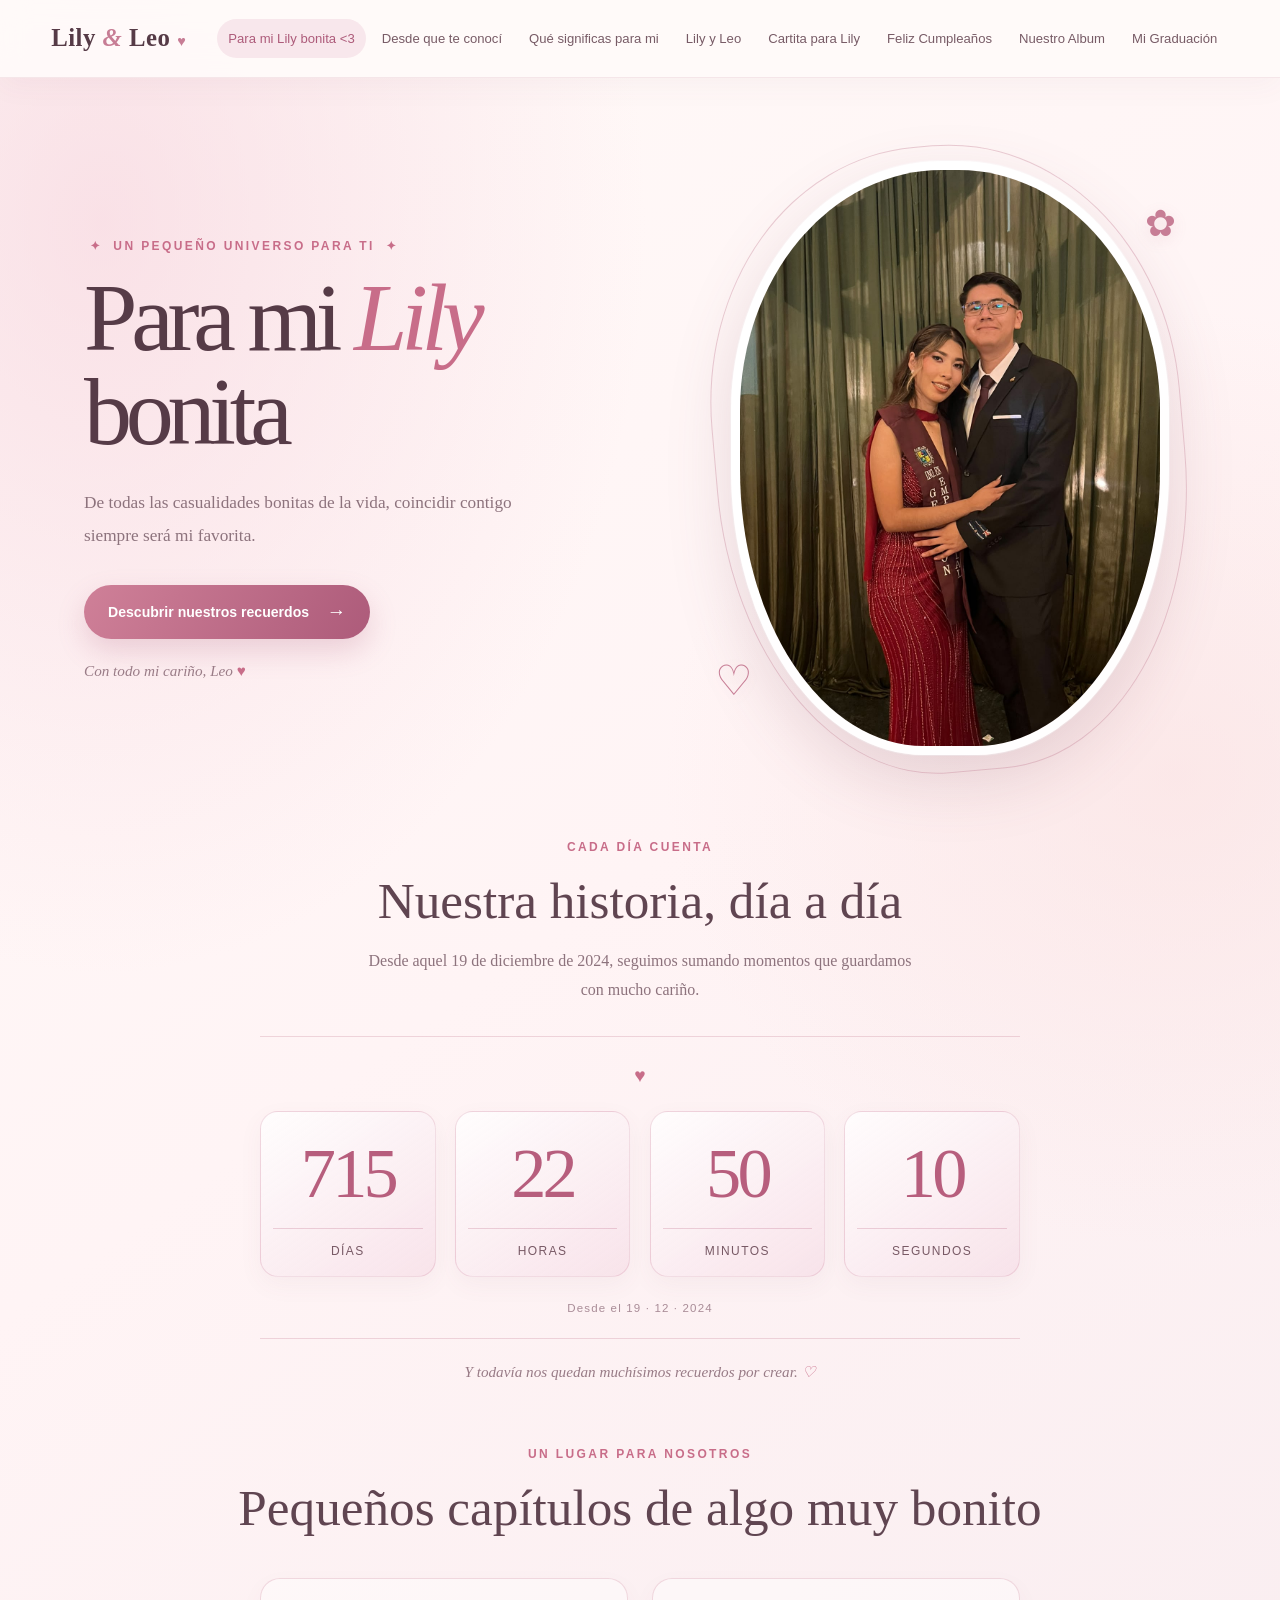
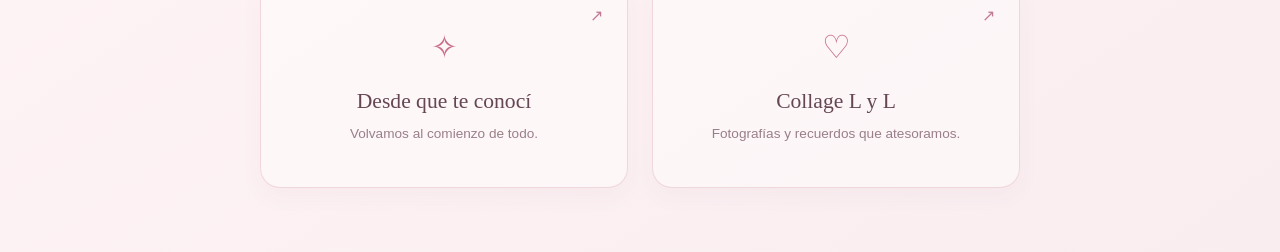
<file: index.html>
<!doctype html>
<html lang="es">
<head>
  <meta charset="utf-8">
  <meta name="viewport" content="width=device-width, initial-scale=1">
  <meta http-equiv="refresh" content="0; url=nuevo/nuevo.html">
  <title>Lily &amp; Leo</title>
  <link rel="canonical" href="https://leo123nardo.github.io/Lily_pera/nuevo/nuevo.html">
</head>
<body>
  <p>Abriendo <a href="nuevo/nuevo.html">Lily &amp; Leo</a>…</p>
  <script>window.location.replace("nuevo/nuevo.html");</script>
</body>
</html>
</file>
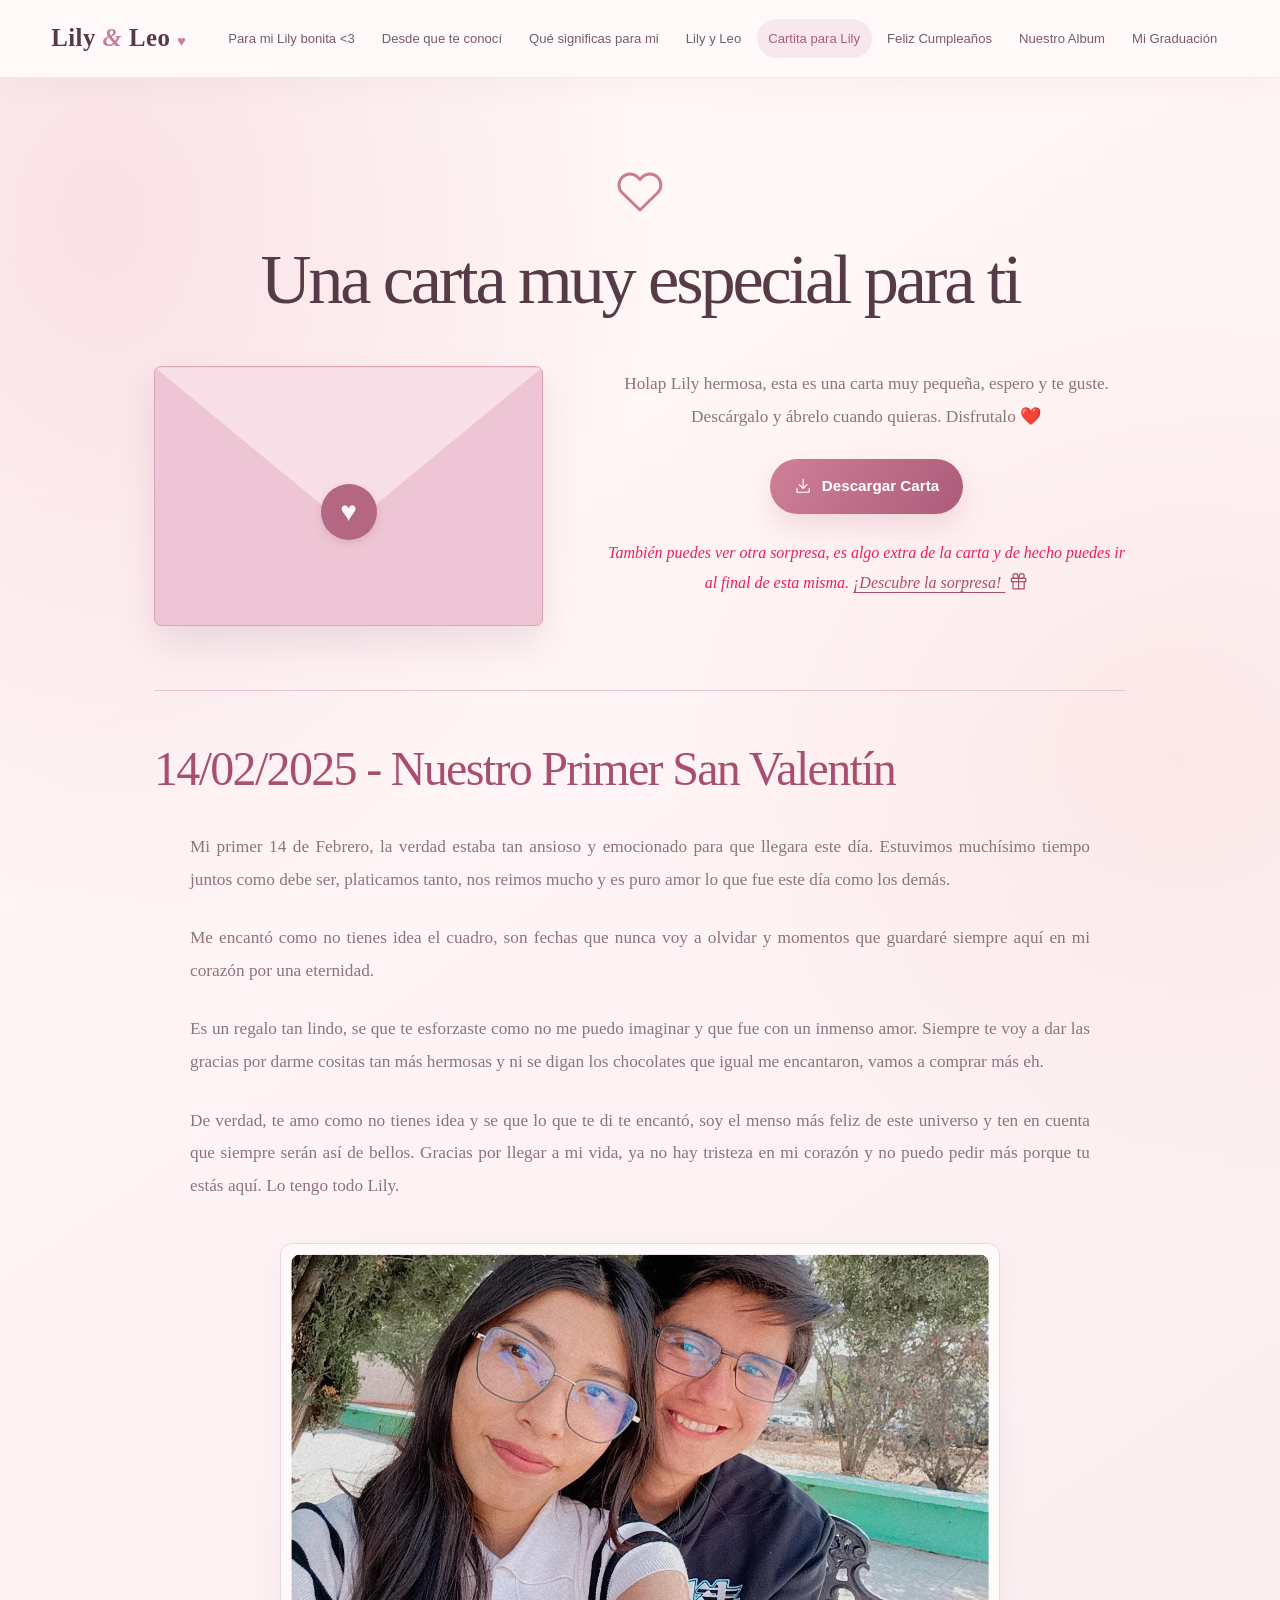
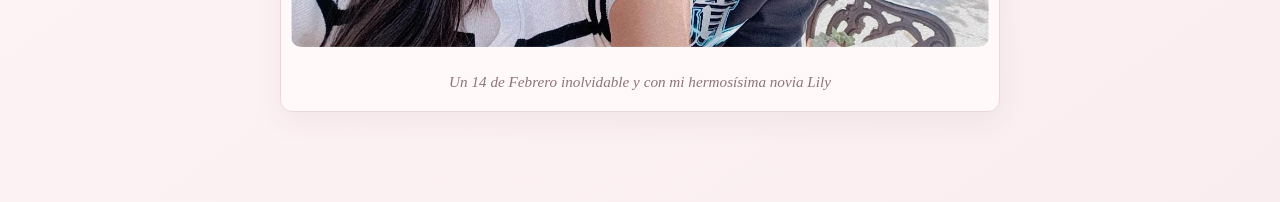
<file: nuevo/CartaLily.html>
<!DOCTYPE html>
<html lang="es">
<head>
    <meta charset="UTF-8">
    <meta name="viewport" content="width=device-width, initial-scale=1.0">
    <title>Cartita para Lily</title>
    <link rel="stylesheet" href="styles.css?v=20261125-graduacion">
    <link rel="icon" type="image/png" href="assets/lily-icon.png">
</head>
<body class="carta-page romantic-home romantic-letter">
  <div class="floating-hearts" aria-hidden="true">
    <span>♡</span><span>♥</span><span>♡</span><span>♥</span><span>♡</span>
    <span>♥</span><span>♡</span><span>♥</span><span>♡</span><span>♥</span>
  </div>

    <header class="header site-header">
  <a class="site-brand" href="nuevo.html" aria-label="Lily y Leo, inicio">Lily <em>&amp;</em> Leo <span aria-hidden="true">♥</span></a>
  <button class="menu-toggle" id="menu-toggle" type="button" aria-label="Abrir menú" aria-expanded="false" aria-controls="mobile-menu">☰</button>
  <nav class="nav-desktop" aria-label="Navegación principal">
    <a href="nuevo.html">Para mi Lily bonita &lt;3</a>
    <a href="Desde que te conocí.html">Desde que te conocí</a>
    <a href="Qué significas para mi.html">Qué significas para mi</a>
    <a href="Leo.html">Lily y Leo</a>
    <a href="CartaLily.html" class="active" aria-current="page">Cartita para Lily</a>
    <a href="Cumpleaños.html">Feliz Cumpleaños</a>
    <a href="Collage L y L.html">Nuestro Album</a>
  <a href="MiGraduacion.html">Mi Graduación</a>
</nav>
  <nav id="mobile-menu" class="nav-mobile" aria-label="Navegación móvil">
    <a href="nuevo.html">Para mi Lily bonita &lt;3</a>
    <a href="Desde que te conocí.html">Desde que te conocí</a>
    <a href="Qué significas para mi.html">Qué significas para mi</a>
    <a href="Leo.html">Lily y Leo</a>
    <a href="CartaLily.html" class="active" aria-current="page">Cartita para Lily</a>
    <a href="Cumpleaños.html">Feliz Cumpleaños</a>
    <a href="Collage L y L.html">Nuestro Album</a>
  <a href="MiGraduacion.html">Mi Graduación</a>
</nav>
</header>
    
    <main class="letter-main">
        <!-- Sección de la carta principal -->
        <section class="intro-section">
            <svg class="romantic-line-icon title-line-icon" viewBox="0 0 24 24" aria-hidden="true" focusable="false"><path d="M20.8 4.6a5.5 5.5 0 0 0-7.8 0L12 5.7l-1.1-1.1a5.5 5.5 0 0 0-7.8 7.8L12 21l8.8-8.6a5.5 5.5 0 0 0 0-7.8Z"/></svg>
<h1>Una carta muy especial para ti</h1>
<div class="envelope-layout"><div class="romantic-envelope" aria-hidden="true"><span class="envelope-seal">♥</span></div>
            <div class="card-content">
                <p>Holap Lily hermosa, esta es una carta muy pequeña, espero y te guste. Descárgalo y ábrelo cuando quieras. Disfrutalo ❤️</p>
                
                <div class="action-buttons">
                    <a href="Para ti con amor Lily.pdf" download="Para ti con amor Lily.pdf" class="descargar-boton">
                        <svg class="romantic-line-icon action-line-icon" viewBox="0 0 24 24" aria-hidden="true" focusable="false"><path d="M12 3v12m-5-5 5 5 5-5M4 15v5h16v-5"/></svg> Descargar Carta
                    </a>
                </div>
                
                <p class="extra-surprise">También puedes ver otra sorpresa, es algo extra de la carta y de hecho puedes ir al final de esta misma. 
                    <a href="https://www.canva.com/design/DAGfC0rDvSs/C9Ge1U0GQg8JGspx8E8qHw/edit?utm_content=DAGfC0rDvSs&utm_campaign=designshare&utm_medium=link2&utm_source=sharebutton" target="_blank" class="surprise-link">¡Descubre la sorpresa! <svg class="romantic-line-icon action-line-icon" viewBox="0 0 24 24" aria-hidden="true" focusable="false"><path d="M3 8h18v4H3zM5 12v9h14v-9M12 8v13"/><path d="M12 8H8a3 3 0 1 1 3-3l1 3Zm0 0h4a3 3 0 1 0-3-3l-1 3Z"/></svg></a>
                </p>
            </div>
</div>
        </section>

        <!-- Sección del 14 de Febrero -->
        <section class="valentine-section">
            <h2>14/02/2025 - Nuestro Primer San Valentín</h2>
            
            <div class="memory-content">
                <p>Mi primer 14 de Febrero, la verdad estaba tan ansioso y emocionado para que llegara este día. Estuvimos muchísimo tiempo juntos como debe ser, platicamos tanto, nos reimos mucho y es puro amor lo que fue este día como los demás.</p>
                
                <p>Me encantó como no tienes idea el cuadro, son fechas que nunca voy a olvidar y momentos que guardaré siempre aquí en mi corazón por una eternidad.</p>
                
                <p>Es un regalo tan lindo, se que te esforzaste como no me puedo imaginar y que fue con un inmenso amor. Siempre te voy a dar las gracias por darme cositas tan más hermosas y ni se digan los chocolates que igual me encantaron, vamos a comprar más eh.</p>
                
                <p>De verdad, te amo como no tienes idea y se que lo que te di te encantó, soy el menso más feliz de este universo y ten en cuenta que siempre serán así de bellos. Gracias por llegar a mi vida, ya no hay tristeza en mi corazón y no puedo pedir más porque tu estás aquí. Lo tengo todo Lily.</p>
            </div>

            <!-- Imagen centrada y de tamaño reducido -->
            <div class="centered-image">
                <figure>
                    <div class="letter-photo-horizontal"><img src="assets/14conLL.jpeg" alt="14 de Febrero con mi hermosa novia"></div>
                    <figcaption>Un 14 de Febrero inolvidable y con mi hermosísima novia Lily</figcaption>
                </figure>
            </div>
        </section>
    </main>



    
<script src="header.js?v=20261113-header-2" defer></script>
</body>
</html>
</file>
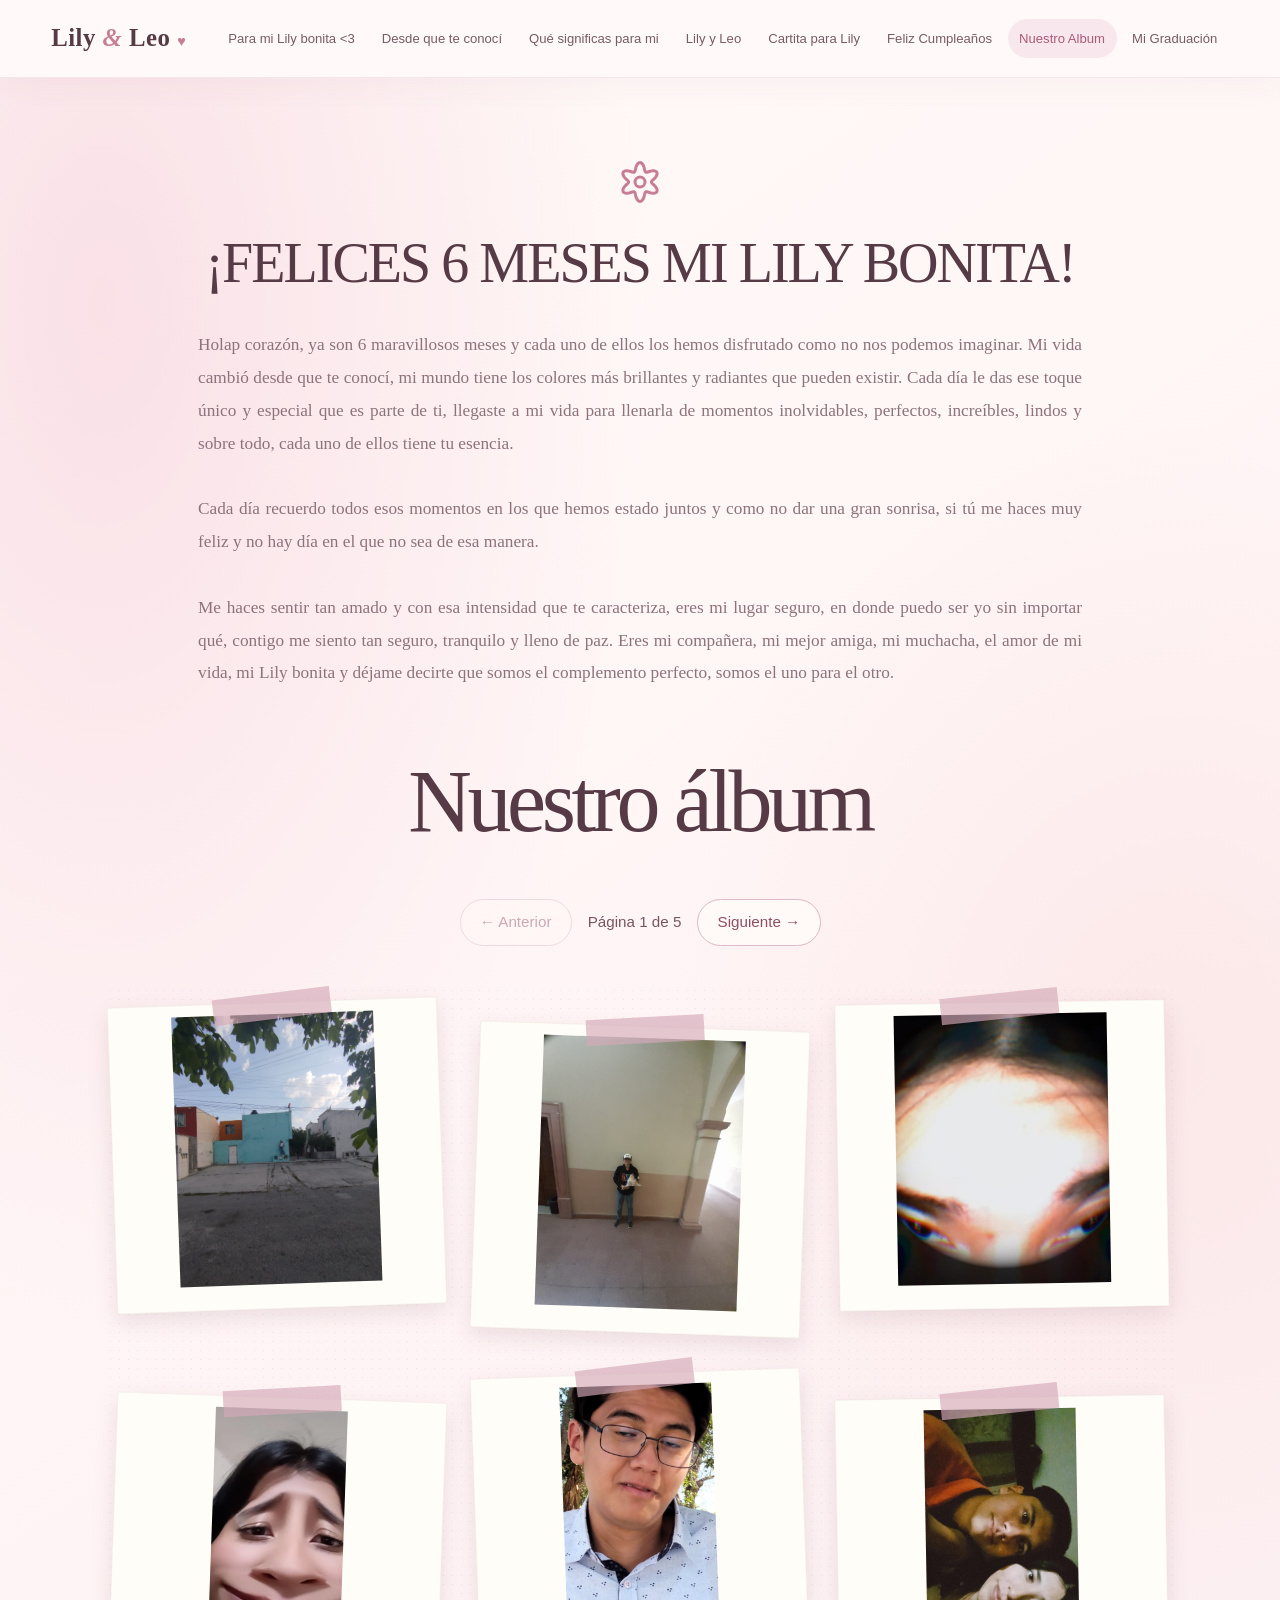
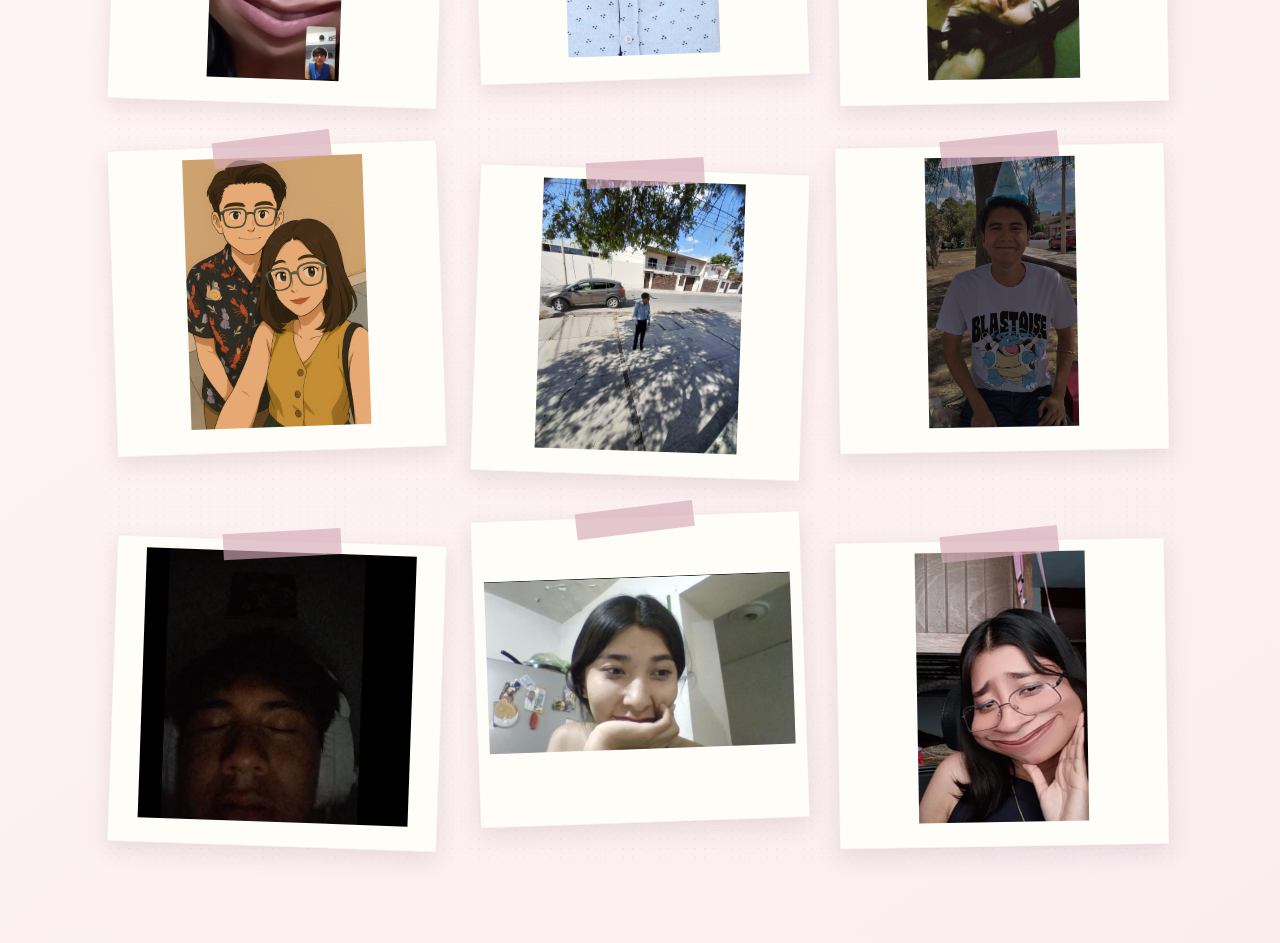
<file: nuevo/Collage L y L.html>
<!DOCTYPE html>
<html lang="es">
<head>
    <meta charset="UTF-8">
    <meta name="viewport" content="width=device-width, initial-scale=1.0">
    <title>Nuestro Album</title>
    <link rel="icon" type="image/png" href="assets/lily-icon.png">
    
    <link rel="stylesheet" href="styles.css?v=20261125-graduacion">
</head>

<body class="romantic-home scrapbook-page">
  <div class="floating-hearts" aria-hidden="true">
    <span>♡</span><span>♥</span><span>♡</span><span>♥</span><span>♡</span>
    <span>♥</span><span>♡</span><span>♥</span><span>♡</span><span>♥</span>
  </div>


<!-- ===================== HEADER ===================== -->
<header class="header site-header">
  <a class="site-brand" href="nuevo.html" aria-label="Lily y Leo, inicio">Lily <em>&amp;</em> Leo <span aria-hidden="true">♥</span></a>
  <button class="menu-toggle" id="menu-toggle" type="button" aria-label="Abrir menú" aria-expanded="false" aria-controls="mobile-menu">☰</button>
  <nav class="nav-desktop" aria-label="Navegación principal">
    <a href="nuevo.html">Para mi Lily bonita &lt;3</a>
    <a href="Desde que te conocí.html">Desde que te conocí</a>
    <a href="Qué significas para mi.html">Qué significas para mi</a>
    <a href="Leo.html">Lily y Leo</a>
    <a href="CartaLily.html">Cartita para Lily</a>
    <a href="Cumpleaños.html">Feliz Cumpleaños</a>
    <a href="Collage L y L.html" class="active" aria-current="page">Nuestro Album</a>
  <a href="MiGraduacion.html">Mi Graduación</a>
</nav>
  <nav id="mobile-menu" class="nav-mobile" aria-label="Navegación móvil">
    <a href="nuevo.html">Para mi Lily bonita &lt;3</a>
    <a href="Desde que te conocí.html">Desde que te conocí</a>
    <a href="Qué significas para mi.html">Qué significas para mi</a>
    <a href="Leo.html">Lily y Leo</a>
    <a href="CartaLily.html">Cartita para Lily</a>
    <a href="Cumpleaños.html">Feliz Cumpleaños</a>
    <a href="Collage L y L.html" class="active" aria-current="page">Nuestro Album</a>
  <a href="MiGraduacion.html">Mi Graduación</a>
</nav>
</header>

<!-- ===================== TEXTO PRINCIPAL ===================== -->
<section class="intro">
    <svg class="romantic-line-icon title-line-icon" viewBox="0 0 24 24" aria-hidden="true" focusable="false"><path d="M12.000 2.300 L12.337 2.350 L12.665 2.496 L12.974 2.733 L13.258 3.050 L13.511 3.432 L13.729 3.864 L13.913 4.326 L14.065 4.799 L14.188 5.265 L14.292 5.704 L14.383 6.101 L14.474 6.444 L14.575 6.721 L14.697 6.929 L14.850 7.064 L15.044 7.129 L15.284 7.131 L15.575 7.080 L15.917 6.987 L16.307 6.868 L16.739 6.737 L17.204 6.611 L17.689 6.506 L18.182 6.434 L18.665 6.408 L19.122 6.435 L19.538 6.523 L19.898 6.673 L20.189 6.883 L20.400 7.150 L20.526 7.467 L20.563 7.824 L20.512 8.210 L20.380 8.614 L20.175 9.024 L19.911 9.430 L19.603 9.820 L19.268 10.188 L18.927 10.528 L18.598 10.837 L18.300 11.115 L18.049 11.364 L17.859 11.590 L17.740 11.800 L17.700 12.000 L17.740 12.200 L17.859 12.410 L18.049 12.636 L18.300 12.885 L18.598 13.163 L18.927 13.472 L19.268 13.812 L19.603 14.180 L19.911 14.570 L20.175 14.976 L20.380 15.386 L20.512 15.790 L20.563 16.176 L20.526 16.533 L20.400 16.850 L20.189 17.117 L19.898 17.327 L19.538 17.477 L19.122 17.565 L18.665 17.592 L18.182 17.566 L17.689 17.494 L17.204 17.389 L16.739 17.263 L16.307 17.132 L15.917 17.013 L15.575 16.920 L15.284 16.869 L15.044 16.871 L14.850 16.936 L14.697 17.071 L14.575 17.279 L14.474 17.556 L14.383 17.899 L14.292 18.296 L14.188 18.735 L14.065 19.201 L13.913 19.674 L13.729 20.136 L13.511 20.568 L13.258 20.950 L12.974 21.267 L12.665 21.504 L12.337 21.650 L12.000 21.700 L11.663 21.650 L11.335 21.504 L11.026 21.267 L10.742 20.950 L10.489 20.568 L10.271 20.136 L10.087 19.674 L9.935 19.201 L9.812 18.735 L9.708 18.296 L9.617 17.899 L9.526 17.556 L9.425 17.279 L9.303 17.071 L9.150 16.936 L8.956 16.871 L8.716 16.869 L8.425 16.920 L8.083 17.013 L7.693 17.132 L7.261 17.263 L6.796 17.389 L6.311 17.494 L5.818 17.566 L5.335 17.592 L4.878 17.565 L4.462 17.477 L4.102 17.327 L3.811 17.117 L3.600 16.850 L3.474 16.533 L3.437 16.176 L3.488 15.790 L3.620 15.386 L3.825 14.976 L4.089 14.570 L4.397 14.180 L4.732 13.812 L5.073 13.472 L5.402 13.163 L5.700 12.885 L5.951 12.636 L6.141 12.410 L6.260 12.200 L6.300 12.000 L6.260 11.800 L6.141 11.590 L5.951 11.364 L5.700 11.115 L5.402 10.837 L5.073 10.528 L4.732 10.188 L4.397 9.820 L4.089 9.430 L3.825 9.024 L3.620 8.614 L3.488 8.210 L3.437 7.824 L3.474 7.467 L3.600 7.150 L3.811 6.883 L4.102 6.673 L4.462 6.523 L4.878 6.435 L5.335 6.408 L5.818 6.434 L6.311 6.506 L6.796 6.611 L7.261 6.737 L7.693 6.868 L8.083 6.987 L8.425 7.080 L8.716 7.131 L8.956 7.129 L9.150 7.064 L9.303 6.929 L9.425 6.721 L9.526 6.444 L9.617 6.101 L9.708 5.704 L9.812 5.265 L9.935 4.799 L10.087 4.326 L10.271 3.864 L10.489 3.432 L10.742 3.050 L11.026 2.733 L11.335 2.496 L11.663 2.350 L12.000 2.300Z"/><circle cx="12" cy="12" r="2.5"/></svg>
<h2>¡FELICES 6 MESES MI LILY BONITA!</h2>

    <p>
       Holap corazón, ya son 6 maravillosos meses y cada uno de ellos los hemos disfrutado como no nos podemos imaginar. Mi vida cambió desde que te conocí, mi mundo tiene los colores más brillantes y radiantes que pueden existir. Cada día le das ese toque único y especial que es parte de ti, llegaste a mi vida para llenarla de momentos inolvidables, perfectos, increíbles, lindos y sobre todo, cada uno de ellos tiene tu esencia. <br><br> Cada día recuerdo todos esos momentos en los que hemos estado juntos y como no dar una gran sonrisa, si tú me haces muy feliz y no hay día en el que no sea de esa manera. <br><br> Me haces sentir tan amado y con esa intensidad que te caracteriza, eres mi lugar seguro, en donde puedo ser yo sin importar qué, contigo me siento tan seguro, tranquilo y lleno de paz. Eres mi compañera, mi mejor amiga, mi muchacha, el amor de mi vida, mi Lily bonita y déjame decirte que somos el complemento perfecto, somos el uno para el otro.
    </p>
</section>

<section class="scrapbook-section" aria-labelledby="scrapbook-title">
<h1 id="scrapbook-title">Nuestro álbum</h1>
<nav class="scrapbook-pagination" aria-label="Páginas del álbum" hidden><button type="button" id="album-prev">← Anterior</button><span id="album-page" aria-live="polite"></span><button type="button" id="album-next">Siguiente →</button></nav>
<div class="scrapbook-grid" id="album-photos">
<figure class="scrapbook-card"><img src="assets/LilyDiminuta.jpeg" alt="Mi Lily diminuta" loading="eager" decoding="async"></figure>
<figure class="scrapbook-card"><img src="assets/Yop13.jpeg" alt="Yo" loading="eager" decoding="async"></figure>
<figure class="scrapbook-card"><img src="assets/LiLyAlien.jpeg" alt="Lily Alien" loading="eager" decoding="async"></figure>
<figure class="scrapbook-card"><img src="assets/LilyconFiltro.jpeg" alt="Lily con filtro" loading="eager" decoding="async"></figure>
<figure class="scrapbook-card"><img src="assets/Yop.jpeg" alt="Yo" loading="eager" decoding="async"></figure>
<figure class="scrapbook-card"><img src="assets/LLFelices.jpeg" alt="Lily y Leo felices" loading="eager" decoding="async"></figure>
<figure class="scrapbook-card"><img src="assets/LL1.jpeg" alt="Lily y Leo" loading="lazy" decoding="async"></figure>
<figure class="scrapbook-card"><img src="assets/Yop7.jpeg" alt="Yo" loading="lazy" decoding="async"></figure>
<figure class="scrapbook-card"><img src="assets/Cumpleaños2.jpeg" alt="Cumpleaños" loading="lazy" decoding="async"></figure>
<figure class="scrapbook-card"><img src="assets/Yop3.jpeg" alt="Yo" loading="lazy" decoding="async"></figure>
<figure class="scrapbook-card"><img src="assets/LilyHermosa.jpeg" alt="Lily hermosa" loading="lazy" decoding="async"></figure>
<figure class="scrapbook-card"><img src="assets/LilyconFiltro3.jpeg" alt="Lily con filtro" loading="lazy" decoding="async"></figure>
<figure class="scrapbook-card"><img src="assets/Yop14.jpeg" alt="Yo" loading="lazy" decoding="async"></figure>
<figure class="scrapbook-card"><img src="assets/LLFelices2.jpeg" alt="Lily y Leo felices" loading="lazy" decoding="async"></figure>
<figure class="scrapbook-card"><img src="assets/FF1.jpeg" alt="Foto familiar" loading="lazy" decoding="async"></figure>
<figure class="scrapbook-card"><img src="assets/Yop2.jpeg" alt="Yo" loading="lazy" decoding="async"></figure>
<figure class="scrapbook-card"><img src="assets/LLGatito.jpeg" alt="Lily y Leo con gatito" loading="lazy" decoding="async"></figure>
<figure class="scrapbook-card"><img src="assets/LilyDiminuta3.jpeg" alt="Lily diminuta" loading="lazy" decoding="async"></figure>
<figure class="scrapbook-card"><img src="assets/LilyyLeoM.jpeg" alt="Lily y Leo" loading="lazy" decoding="async"></figure>
<figure class="scrapbook-card"><img src="assets/Yop5.jpeg" alt="Yo" loading="lazy" decoding="async"></figure>
<figure class="scrapbook-card"><img src="assets/LilyDormida.jpeg" alt="Lily dormida" loading="lazy" decoding="async"></figure>
<figure class="scrapbook-card"><img src="assets/Yop11.jpeg" alt="Yo" loading="lazy" decoding="async"></figure>
<figure class="scrapbook-card"><img src="assets/LilyconFlores3.jpeg" alt="Lily con flores" loading="lazy" decoding="async"></figure>
<figure class="scrapbook-card"><img src="assets/Coquetas.jpeg" alt="Coquetas" loading="lazy" decoding="async"></figure>
<figure class="scrapbook-card"><img src="assets/LilyFrente.jpeg" alt="Lily de frente" loading="lazy" decoding="async"></figure>
<figure class="scrapbook-card"><img src="assets/Yop8.jpeg" alt="Yo" loading="lazy" decoding="async"></figure>
<figure class="scrapbook-card"><img src="assets/LilySentada.jpeg" alt="Lily sentada" loading="lazy" decoding="async"></figure>
<figure class="scrapbook-card"><img src="assets/LilyconFlores.jpeg" alt="Lily con flores" loading="lazy" decoding="async"></figure>
<figure class="scrapbook-card"><img src="assets/FF2.jpeg" alt="Foto familiar" loading="lazy" decoding="async"></figure>
<figure class="scrapbook-card"><img src="assets/LilyManejando.jpeg" alt="Lily manejando" loading="lazy" decoding="async"></figure>
<figure class="scrapbook-card"><img src="assets/Yop6.jpeg" alt="Yo" loading="lazy" decoding="async"></figure>
<figure class="scrapbook-card"><img src="assets/LilyRiendo.jpeg" alt="Lily riendo" loading="lazy" decoding="async"></figure>
<figure class="scrapbook-card"><img src="assets/Ternurin.jpeg" alt="Ternurín" loading="lazy" decoding="async"></figure>
<figure class="scrapbook-card"><img src="assets/LilyconFiltro2.jpeg" alt="Lily con filtro" loading="lazy" decoding="async"></figure>
<figure class="scrapbook-card"><img src="assets/Yop12.jpeg" alt="Yo" loading="lazy" decoding="async"></figure>
<figure class="scrapbook-card"><img src="assets/LilyFeliz.jpeg" alt="Lily feliz" loading="lazy" decoding="async"></figure>
<figure class="scrapbook-card"><img src="assets/Yop4.jpeg" alt="Yo" loading="lazy" decoding="async"></figure>
<figure class="scrapbook-card"><img src="assets/LLFelices3.jpeg" alt="Lily y Leo felices" loading="lazy" decoding="async"></figure>
<figure class="scrapbook-card"><img src="assets/Cumpleaños.jpeg" alt="Cumpleaños" loading="lazy" decoding="async"></figure>
<figure class="scrapbook-card"><img src="assets/Yop10.jpeg" alt="Yo" loading="lazy" decoding="async"></figure>
<figure class="scrapbook-card"><img src="assets/LilyBigote.jpeg" alt="Lily con bigote" loading="lazy" decoding="async"></figure>
<figure class="scrapbook-card"><img src="assets/Yop15.jpeg" alt="Yo" loading="lazy" decoding="async"></figure>
<figure class="scrapbook-card"><img src="assets/LilyDiminuta2.jpeg" alt="Lily diminuta" loading="lazy" decoding="async"></figure>
<figure class="scrapbook-card"><img src="assets/LilyconFlores2.jpeg" alt="Lily con flores" loading="lazy" decoding="async"></figure>
<figure class="scrapbook-card"><img src="assets/Yop9.jpeg" alt="Yo" loading="lazy" decoding="async"></figure>
<figure class="scrapbook-card"><img src="assets/LiLyIALeo.jpeg" alt="Lily y Leo" loading="lazy" decoding="async"></figure>
<figure class="scrapbook-card"><img src="assets/LLive.jpeg" alt="Lily en vivo" loading="lazy" decoding="async"></figure>
<figure class="scrapbook-card"><img src="assets/LRoblox.jpeg" alt="Lily en Roblox" loading="lazy" decoding="async"></figure>
<figure class="scrapbook-card"><img src="assets/LilyCaro.jpeg" alt="Lily y Caro" loading="lazy" decoding="async"></figure>
<figure class="scrapbook-card"><img src="assets/LLLive.jpeg" alt="Lily y Leo en vivo" loading="lazy" decoding="async"></figure>
<figure class="scrapbook-card"><img src="assets/LLFeria2.jpeg" alt="Lily y Leo en la feria" loading="lazy" decoding="async"></figure>
<figure class="scrapbook-card"><img src="assets/LilyIALeo2.jpeg" alt="Lily y Leo" loading="lazy" decoding="async"></figure>
<figure class="scrapbook-card"><img src="assets/MihermosaLily.jpeg" alt="Mi hermosa Lily" loading="lazy" decoding="async"></figure>
<figure class="scrapbook-card"><img src="assets/LNCR.jpeg" alt="Lily en NCR" loading="lazy" decoding="async"></figure>
<figure class="scrapbook-card"><img src="assets/LLA.jpeg" alt="Lily y Leo" loading="lazy" decoding="async"></figure>
<figure class="scrapbook-card"><img src="assets/LilyIALeo3.jpeg" alt="Lily y Leo" loading="lazy" decoding="async"></figure>
<figure class="scrapbook-card"><img src="assets/LLFeria3.jpeg" alt="Lily y Leo en la feria" loading="lazy" decoding="async"></figure>
<figure class="scrapbook-card"><img src="assets/LLLive2.jpeg" alt="Lily y Leo en vivo" loading="lazy" decoding="async"></figure>
</div>
</section>
<script src="album.js?v=20261116-pagination" defer></script>
<script src="header.js?v=20261113-header-2" defer></script>
</body>
</html>
</file>
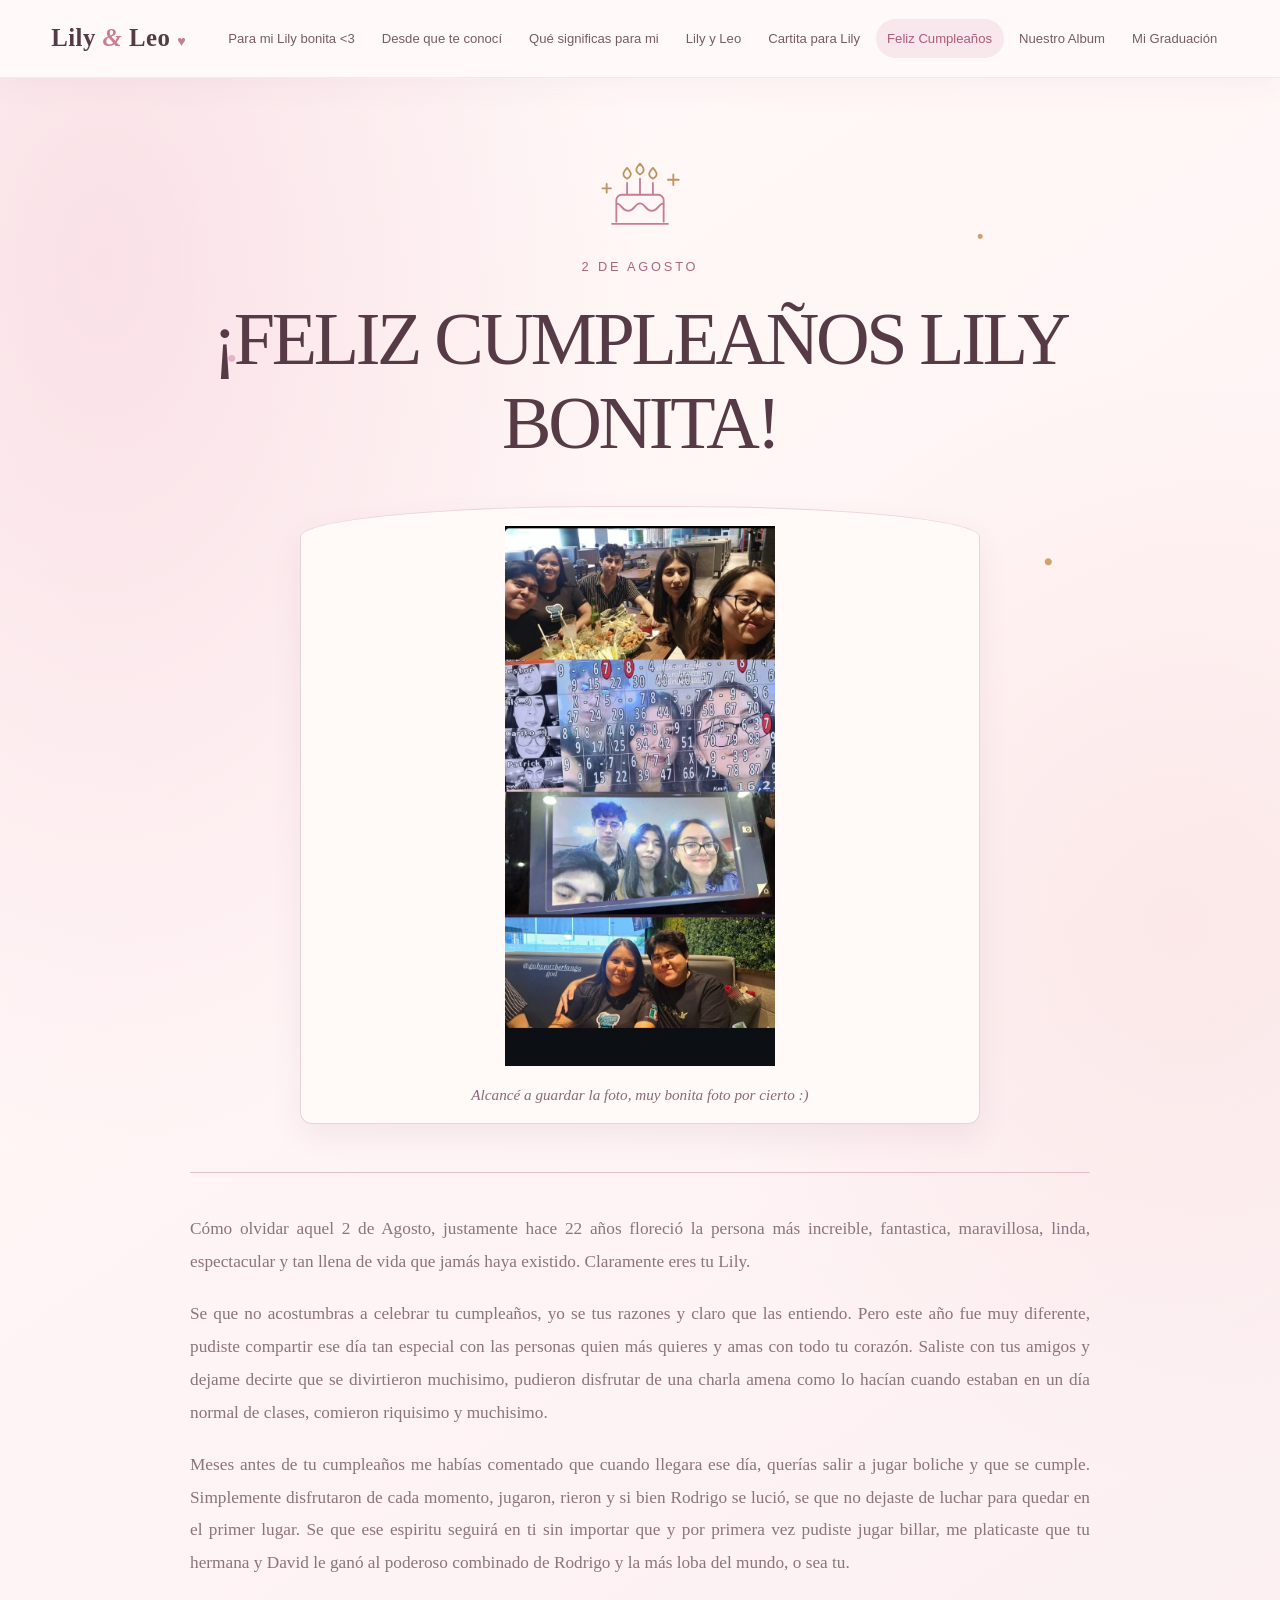
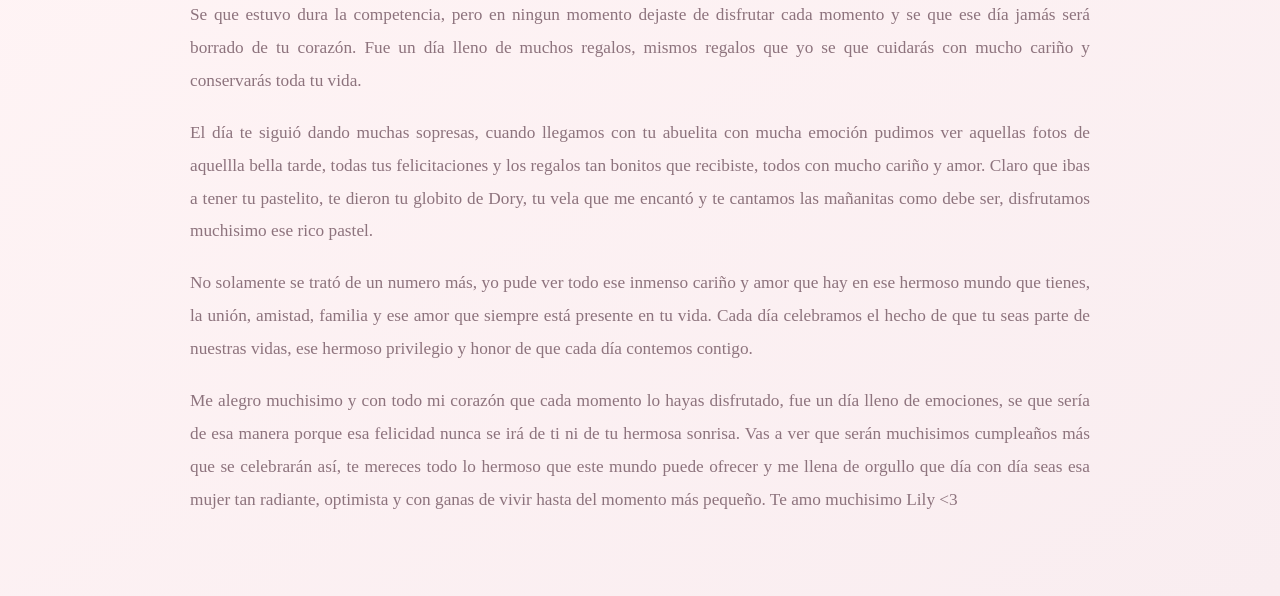
<file: nuevo/Cumpleaños.html>
<!DOCTYPE html>
<html lang="es">
<head>
  <meta charset="UTF-8" />
  <meta name="viewport" content="width=device-width, initial-scale=1.0"/>
  <title>Feliz Cumpleaños</title>
  <link rel="stylesheet" href="styles.css?v=20261125-graduacion">
  <link rel="icon" type="image/png" href="assets/lily-icon.png">
</head>

<body class="romantic-home birthday-page">
  <div class="floating-hearts" aria-hidden="true">
    <span>♡</span><span>♥</span><span>♡</span><span>♥</span><span>♡</span>
    <span>♥</span><span>♡</span><span>♥</span><span>♡</span><span>♥</span>
  </div>


<!-- ===================== HEADER ===================== -->
<header class="header site-header">
  <a class="site-brand" href="nuevo.html" aria-label="Lily y Leo, inicio">Lily <em>&amp;</em> Leo <span aria-hidden="true">♥</span></a>
  <button class="menu-toggle" id="menu-toggle" type="button" aria-label="Abrir menú" aria-expanded="false" aria-controls="mobile-menu">☰</button>
  <nav class="nav-desktop" aria-label="Navegación principal">
    <a href="nuevo.html">Para mi Lily bonita &lt;3</a>
    <a href="Desde que te conocí.html">Desde que te conocí</a>
    <a href="Qué significas para mi.html">Qué significas para mi</a>
    <a href="Leo.html">Lily y Leo</a>
    <a href="CartaLily.html">Cartita para Lily</a>
    <a href="Cumpleaños.html" class="active" aria-current="page">Feliz Cumpleaños</a>
    <a href="Collage L y L.html">Nuestro Album</a>
  <a href="MiGraduacion.html">Mi Graduación</a>
</nav>
  <nav id="mobile-menu" class="nav-mobile" aria-label="Navegación móvil">
    <a href="nuevo.html">Para mi Lily bonita &lt;3</a>
    <a href="Desde que te conocí.html">Desde que te conocí</a>
    <a href="Qué significas para mi.html">Qué significas para mi</a>
    <a href="Leo.html">Lily y Leo</a>
    <a href="CartaLily.html">Cartita para Lily</a>
    <a href="Cumpleaños.html" class="active" aria-current="page">Feliz Cumpleaños</a>
    <a href="Collage L y L.html">Nuestro Album</a>
  <a href="MiGraduacion.html">Mi Graduación</a>
</nav>
</header>

<!-- ===================== CONTENIDO ===================== -->
<main class="birthday-main">
<article class="birthday-celebration">
<div class="birthday-hero">
<div class="birthday-icon" aria-hidden="true">
<svg viewBox="0 0 80 80" focusable="false"><path d="M14 64h52M18 62V42a5 5 0 0 1 5-5h34a5 5 0 0 1 5 5v20M18 45c5 0 5 7 11 7s6-7 11-7 5 7 11 7 6-7 11-7M28 37V26m12 11V22m12 15V26"/><path class="cake-flame" d="M28 22c-6-3-3-7 0-10 3 3 6 7 0 10Zm12-4c-6-3-3-7 0-10 3 3 6 7 0 10Zm12 4c-6-3-3-7 0-10 3 3 6 7 0 10Z"/><path class="cake-sparkle" d="M9 27v8m-4-4h8m58-13v10m-5-5h10"/></svg>
</div>
<div class="birthday-date">2 DE AGOSTO</div>
<h1>¡FELIZ CUMPLEAÑOS LILY BONITA!</h1>
<div class="birthday-photo"><figure>
        <img src="assets/CumpleañosLily.jpeg" alt="¡FELIZ CUMPLEAÑOS LILY BONITA!">
        <figcaption>Alcancé a guardar la foto, muy bonita foto por cierto :)</figcaption>
      </figure></div>
</div>
<div class="birthday-prose"><p>
      Cómo olvidar aquel 2 de Agosto, justamente hace 22 años floreció la persona más increible, fantastica, maravillosa, linda, espectacular y tan llena de vida que jamás haya existido. Claramente eres tu Lily. <br>
      Se que no acostumbras a celebrar tu cumpleaños, yo se tus razones y claro que las entiendo. Pero este año fue muy diferente, pudiste compartir ese día tan especial con las personas quien más quieres y amas con todo tu corazón. Saliste con tus amigos y dejame decirte que se divirtieron muchisimo, pudieron disfrutar de una charla amena como lo hacían cuando estaban en un día normal de clases, comieron riquisimo y muchisimo. <br>
      Meses antes de tu cumpleaños me habías comentado que cuando llegara ese día, querías salir a jugar boliche y que se cumple. Simplemente disfrutaron de cada momento, jugaron, rieron y si bien Rodrigo se lució, se que no dejaste de luchar para quedar en el primer lugar. Se que ese espiritu seguirá en ti sin importar que y por primera vez pudiste jugar billar, me platicaste que tu hermana y David le ganó al poderoso combinado de Rodrigo y la más loba del mundo, o sea tu. <br>
      Se que estuvo dura la competencia, pero en ningun momento dejaste de disfrutar cada momento y se que ese día jamás será borrado de tu corazón. Fue un día lleno de muchos regalos, mismos regalos que yo se que cuidarás con mucho cariño y conservarás toda tu vida. <br>
      El día te siguió dando muchas sopresas, cuando llegamos con tu abuelita con mucha emoción pudimos ver aquellas fotos de aquellla bella tarde, todas tus felicitaciones y los regalos tan bonitos que recibiste, todos con mucho cariño y amor. Claro que ibas a tener tu pastelito, te dieron tu globito de Dory, tu vela que me encantó y te cantamos las mañanitas como debe ser, disfrutamos muchisimo ese rico pastel. <br>
      No solamente se trató de un numero más, yo pude ver todo ese inmenso cariño y amor que hay en ese hermoso mundo que tienes, la unión, amistad, familia y ese amor que siempre está presente en tu vida. Cada día celebramos el hecho de que tu seas parte de nuestras vidas, ese hermoso privilegio y honor de que cada día contemos contigo. <br>
      Me alegro muchisimo y con todo mi corazón que cada momento lo hayas disfrutado, fue un día lleno de emociones, se que sería de esa manera porque esa felicidad nunca se irá de ti ni de tu hermosa sonrisa. Vas a ver que serán muchisimos cumpleaños más que se celebrarán así, te mereces todo lo hermoso que este mundo puede ofrecer y me llena de orgullo que día con día seas esa mujer tan radiante, optimista y con ganas de vivir hasta del momento más pequeño. Te amo muchisimo Lily &lt;3
    </p></div>
</article>
</main>

<script>
function toggleMenu() {
  document.getElementById("mobile-menu").classList.toggle("show");
}
</script>

<script src="header.js?v=20261113-header-2" defer></script>
</body>
</html>
</file>
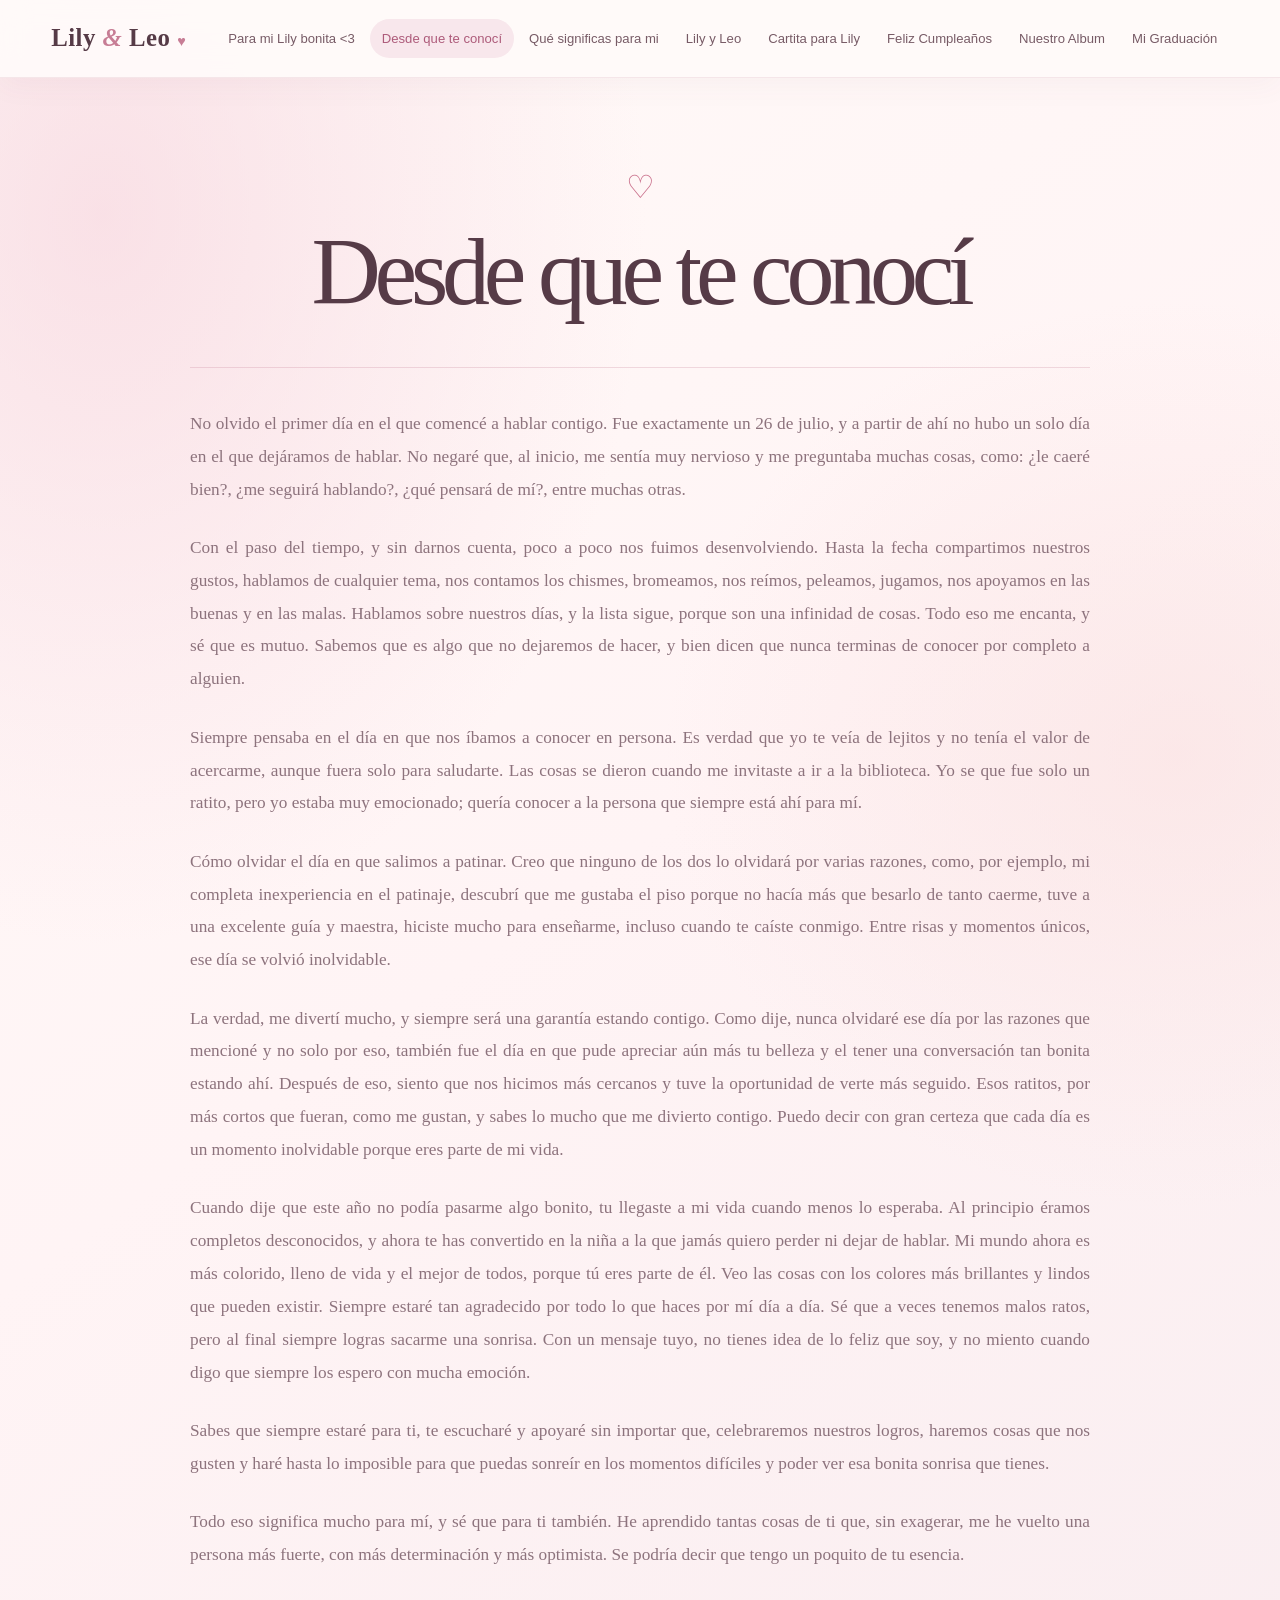
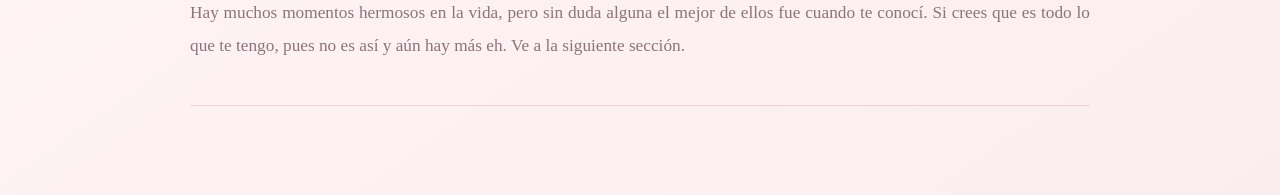
<file: nuevo/Desde que te conocí.html>
<!DOCTYPE html>
<html lang="es">
<head>
  <meta charset="UTF-8">
  <meta name="viewport" content="width=device-width, initial-scale=1.0">
  <title>Desde que te conocí</title>
  <link rel="stylesheet" href="styles.css?v=20261125-graduacion">
  <link rel="icon" type="image/png" href="assets/lily-icon.png">
</head>

<body class="romantic-home story-page">
  <div class="floating-hearts" aria-hidden="true">
    <span>♡</span><span>♥</span><span>♡</span><span>♥</span><span>♡</span>
    <span>♥</span><span>♡</span><span>♥</span><span>♡</span><span>♥</span>
  </div>

<!-- ===================== HEADER ===================== -->
<header class="header site-header">
  <a class="site-brand" href="nuevo.html" aria-label="Lily y Leo, inicio">Lily <em>&amp;</em> Leo <span aria-hidden="true">♥</span></a>
  <button class="menu-toggle" id="menu-toggle" type="button" aria-label="Abrir menú" aria-expanded="false" aria-controls="mobile-menu">☰</button>
  <nav class="nav-desktop" aria-label="Navegación principal">
    <a href="nuevo.html">Para mi Lily bonita &lt;3</a>
    <a href="Desde que te conocí.html" class="active" aria-current="page">Desde que te conocí</a>
    <a href="Qué significas para mi.html">Qué significas para mi</a>
    <a href="Leo.html">Lily y Leo</a>
    <a href="CartaLily.html">Cartita para Lily</a>
    <a href="Cumpleaños.html">Feliz Cumpleaños</a>
    <a href="Collage L y L.html">Nuestro Album</a>
  <a href="MiGraduacion.html">Mi Graduación</a>
</nav>
  <nav id="mobile-menu" class="nav-mobile" aria-label="Navegación móvil">
    <a href="nuevo.html">Para mi Lily bonita &lt;3</a>
    <a href="Desde que te conocí.html" class="active" aria-current="page">Desde que te conocí</a>
    <a href="Qué significas para mi.html">Qué significas para mi</a>
    <a href="Leo.html">Lily y Leo</a>
    <a href="CartaLily.html">Cartita para Lily</a>
    <a href="Cumpleaños.html">Feliz Cumpleaños</a>
    <a href="Collage L y L.html">Nuestro Album</a>
  <a href="MiGraduacion.html">Mi Graduación</a>
</nav>
</header>

<!-- ===================== CONTENIDO ===================== -->
<main class="romantic-main story-main">
  <article class="story-article" aria-labelledby="story-title">
    <header class="story-heading">
      <span class="story-ornament" aria-hidden="true">♡</span>
      <h1 id="story-title">Desde que te conocí</h1>
    </header>
    <div class="story-prose">
      <p>No olvido el primer día en el que comencé a hablar contigo. Fue exactamente un 26 de julio, y a partir de ahí no hubo un solo día en el que dejáramos de hablar. No negaré que, al inicio, me sentía muy nervioso y me preguntaba muchas cosas, como: ¿le caeré bien?, ¿me seguirá hablando?, ¿qué pensará de mí?, entre muchas otras.</p>
      <p>Con el paso del tiempo, y sin darnos cuenta, poco a poco nos fuimos desenvolviendo. Hasta la fecha compartimos nuestros gustos, hablamos de cualquier tema, nos contamos los chismes, bromeamos, nos reímos, peleamos, jugamos, nos apoyamos en las buenas y en las malas. Hablamos sobre nuestros días, y la lista sigue, porque son una infinidad de cosas. Todo eso me encanta, y sé que es mutuo. Sabemos que es algo que no dejaremos de hacer, y bien dicen que nunca terminas de conocer por completo a alguien.</p>
      <p>Siempre pensaba en el día en que nos íbamos a conocer en persona. Es verdad que yo te veía de lejitos y no tenía el valor de acercarme, aunque fuera solo para saludarte. Las cosas se dieron cuando me invitaste a ir a la biblioteca. Yo se que fue solo un ratito, pero yo estaba muy emocionado; quería conocer a la persona que siempre está ahí para mí.</p>
      <p>Cómo olvidar el día en que salimos a patinar. Creo que ninguno de los dos lo olvidará por varias razones, como, por ejemplo, mi completa inexperiencia en el patinaje, descubrí que me gustaba el piso porque no hacía más que besarlo de tanto caerme, tuve a una excelente guía y maestra, hiciste mucho para enseñarme, incluso cuando te caíste conmigo. Entre risas y momentos únicos, ese día se volvió inolvidable.</p>
      <p>La verdad, me divertí mucho, y siempre será una garantía estando contigo. Como dije, nunca olvidaré ese día por las razones que mencioné y no solo por eso, también fue el día en que pude apreciar aún más tu belleza y el tener una conversación tan bonita estando ahí. Después de eso, siento que nos hicimos más cercanos y tuve la oportunidad de verte más seguido. Esos ratitos, por más cortos que fueran, como me gustan, y sabes lo mucho que me divierto contigo. Puedo decir con gran certeza que cada día es un momento inolvidable porque eres parte de mi vida.</p>
      <p>Cuando dije que este año no podía pasarme algo bonito, tu llegaste a mi vida cuando menos lo esperaba. Al principio éramos completos desconocidos, y ahora te has convertido en la niña a la que jamás quiero perder ni dejar de hablar. Mi mundo ahora es más colorido, lleno de vida y el mejor de todos, porque tú eres parte de él. Veo las cosas con los colores más brillantes y lindos que pueden existir. Siempre estaré tan agradecido por todo lo que haces por mí día a día. Sé que a veces tenemos malos ratos, pero al final siempre logras sacarme una sonrisa. Con un mensaje tuyo, no tienes idea de lo feliz que soy, y no miento cuando digo que siempre los espero con mucha emoción.</p>
      <p>Sabes que siempre estaré para ti, te escucharé y apoyaré sin importar que, celebraremos nuestros logros, haremos cosas que nos gusten y haré hasta lo imposible para que puedas sonreír en los momentos difíciles y poder ver esa bonita sonrisa que tienes.</p>
      <p>Todo eso significa mucho para mí, y sé que para ti también. He aprendido tantas cosas de ti que, sin exagerar, me he vuelto una persona más fuerte, con más determinación y más optimista. Se podría decir que tengo un poquito de tu esencia.</p>
      <p>Hay muchos momentos hermosos en la vida, pero sin duda alguna el mejor de ellos fue cuando te conocí. Si crees que es todo lo que te tengo, pues no es así y aún hay más eh. Ve a la siguiente sección.</p>
    </div>
  </article>
</main>
<script src="portada.js?v=20261113-header-2" defer></script>

<script src="header.js?v=20261113-header-2" defer></script>
</body>
</html>
</file>
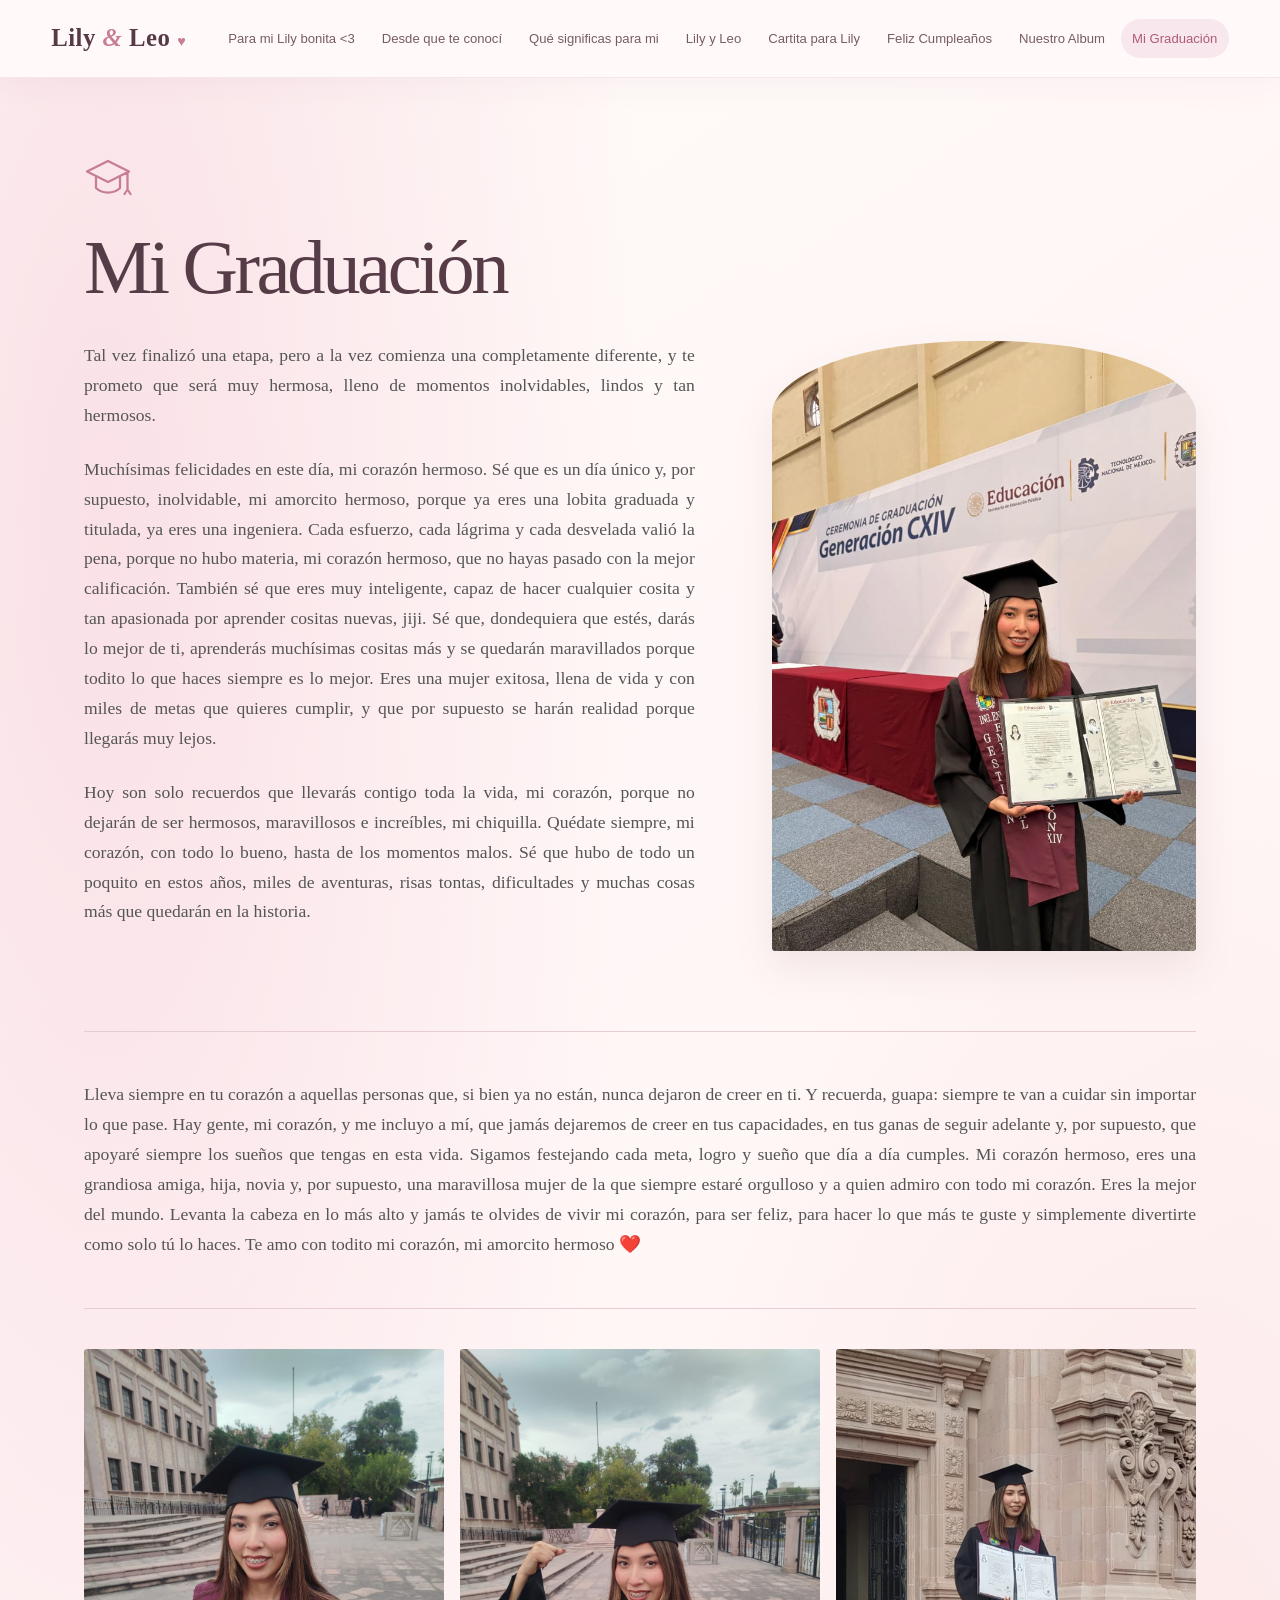
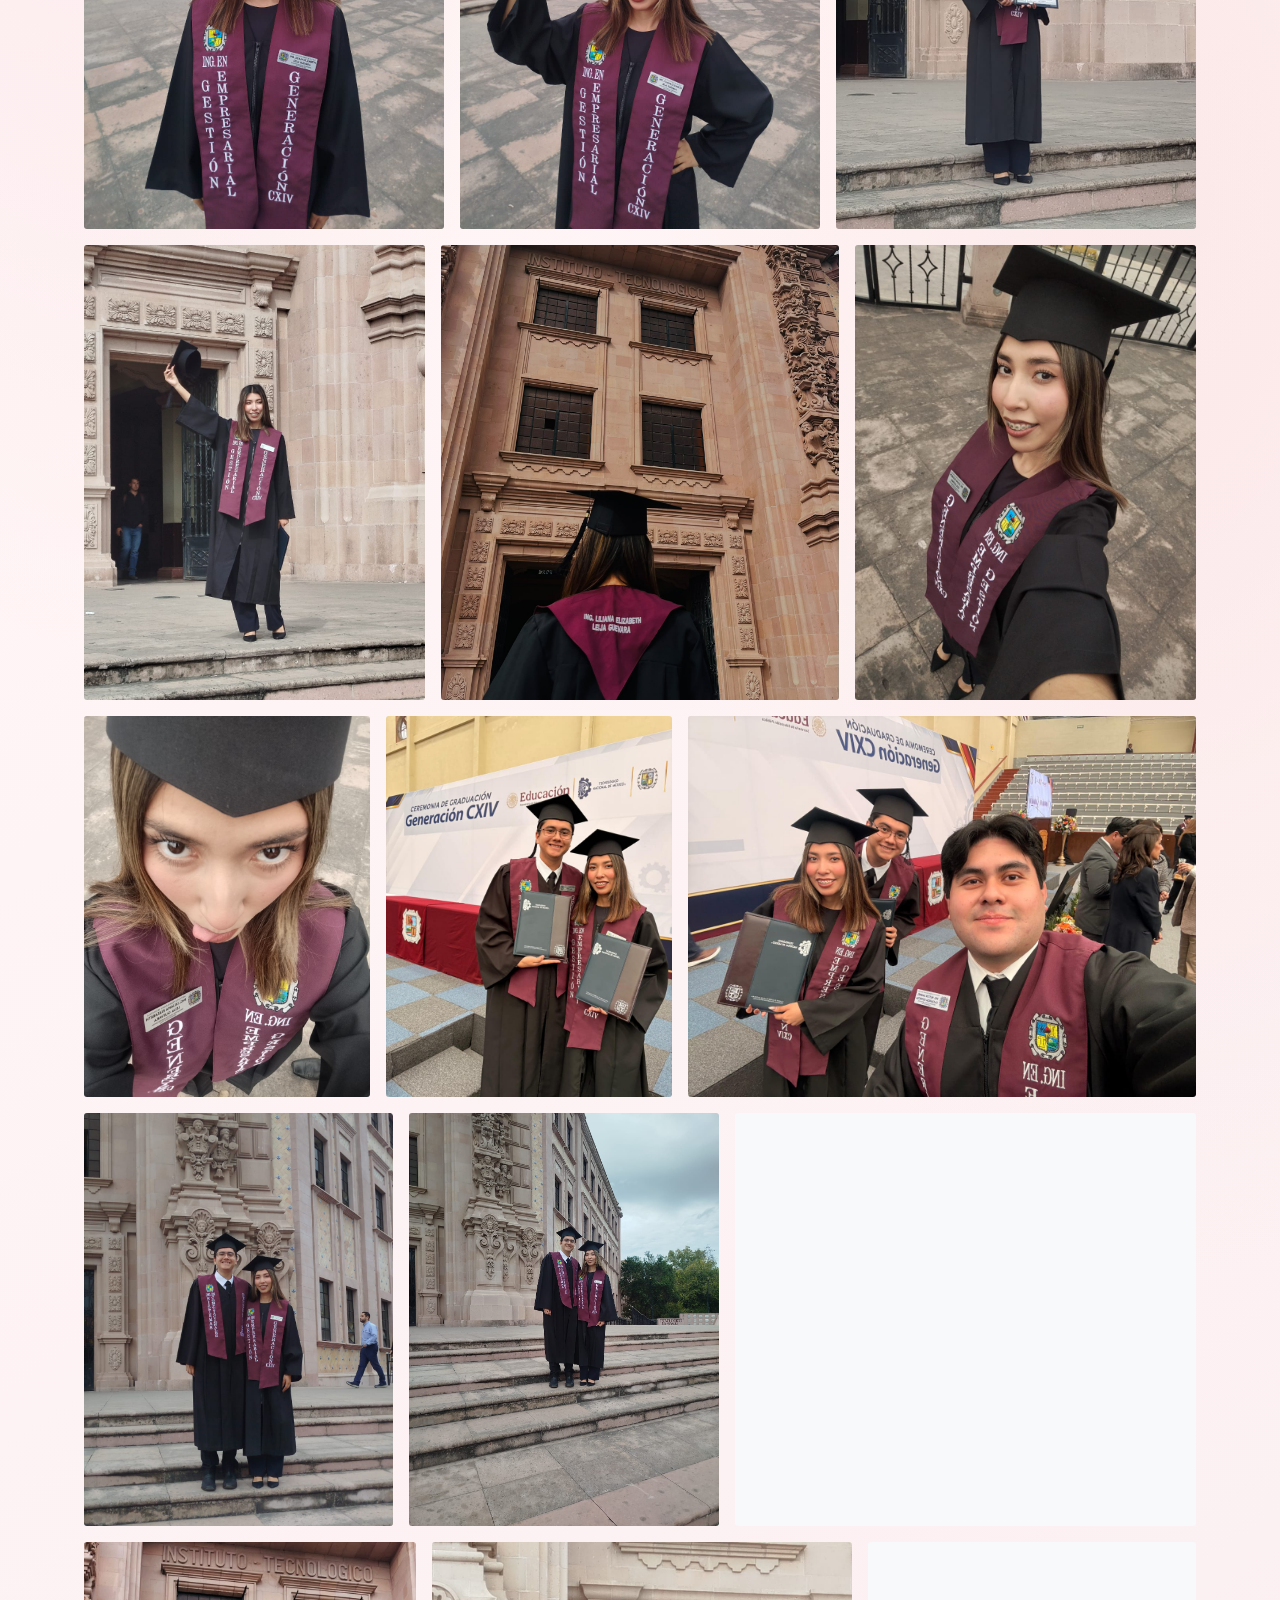
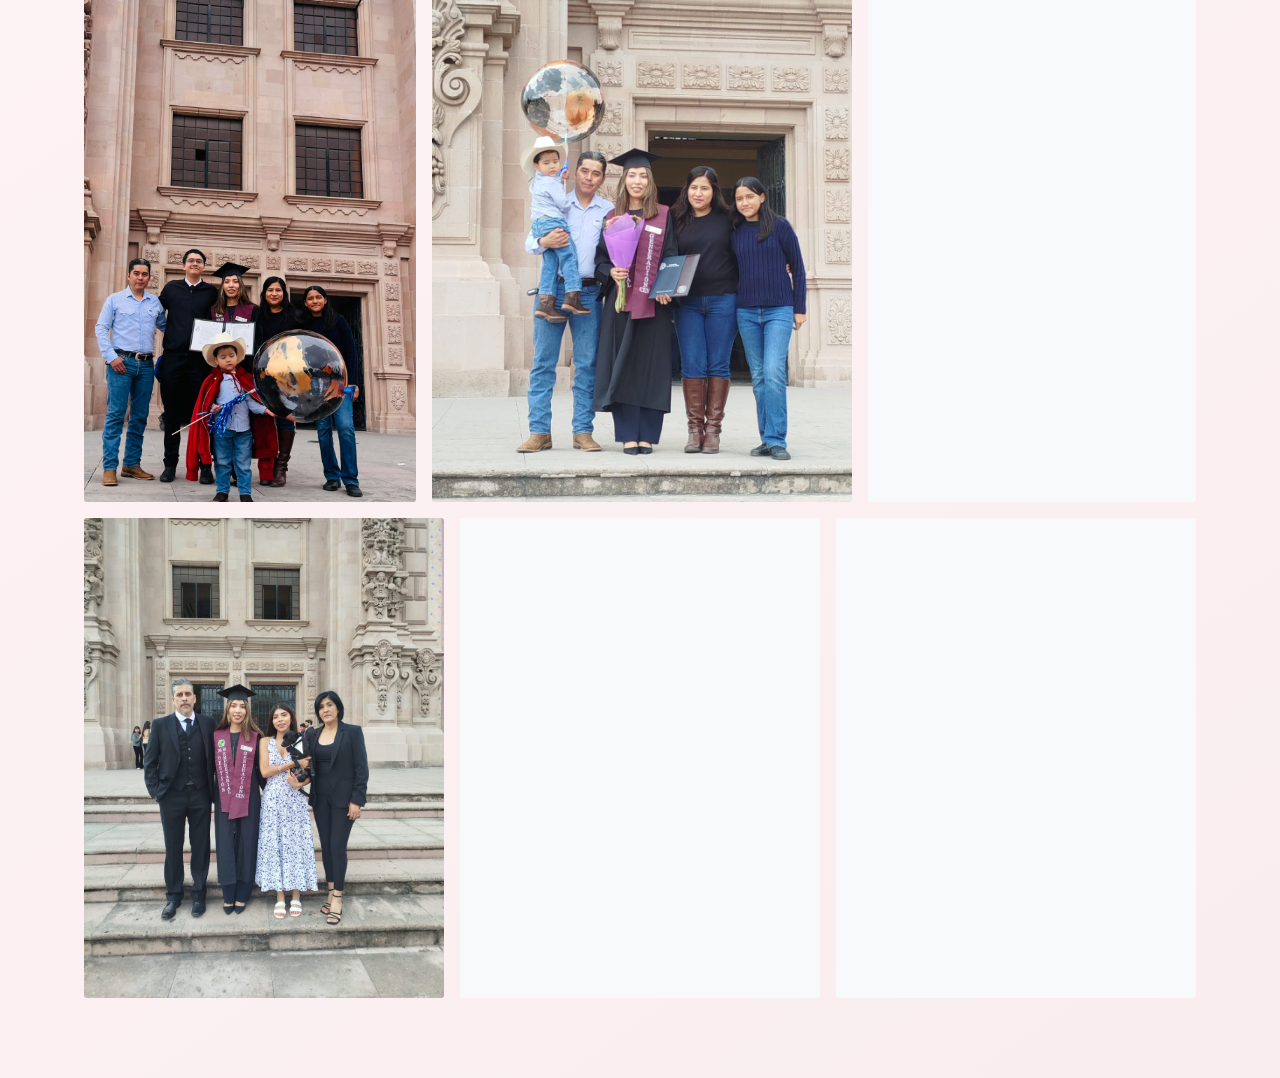
<file: nuevo/MiGraduacion.html>
<!DOCTYPE html>
<html lang="es"><head><meta charset="UTF-8"><meta name="viewport" content="width=device-width, initial-scale=1.0"><title>Mi Graduación</title><link rel="stylesheet" href="styles.css?v=20261127-opening-layout"><link rel="icon" type="image/png" href="assets/lily-icon.png"></head>
<body class="romantic-home graduation-page">
<div class="floating-hearts graduation-hearts" aria-hidden="true">
  <span>♡</span><span>♥</span><span>♡</span><span>♥</span><span>♡</span>
  <span>♥</span><span>♡</span><span>♥</span><span>♡</span><span>♥</span>
</div>
<header class="header site-header">
  <a class="site-brand" href="nuevo.html" aria-label="Lily y Leo, inicio">Lily <em>&amp;</em> Leo <span aria-hidden="true">♥</span></a>
  <button class="menu-toggle" id="menu-toggle" type="button" aria-label="Abrir menú" aria-expanded="false" aria-controls="mobile-menu">☰</button>
  <nav class="nav-desktop" aria-label="Navegación principal">
    <a href="nuevo.html">Para mi Lily bonita &lt;3</a>
    <a href="Desde que te conocí.html">Desde que te conocí</a>
    <a href="Qué significas para mi.html">Qué significas para mi</a>
    <a href="Leo.html">Lily y Leo</a>
    <a href="CartaLily.html">Cartita para Lily</a>
    <a href="Cumpleaños.html">Feliz Cumpleaños</a>
    <a href="Collage L y L.html">Nuestro Album</a>
  <a href="MiGraduacion.html" class="active" aria-current="page">Mi Graduación</a></nav>
  <nav id="mobile-menu" class="nav-mobile" aria-label="Navegación móvil">
    <a href="nuevo.html">Para mi Lily bonita &lt;3</a>
    <a href="Desde que te conocí.html">Desde que te conocí</a>
    <a href="Qué significas para mi.html">Qué significas para mi</a>
    <a href="Leo.html">Lily y Leo</a>
    <a href="CartaLily.html">Cartita para Lily</a>
    <a href="Cumpleaños.html">Feliz Cumpleaños</a>
    <a href="Collage L y L.html">Nuestro Album</a>
  <a href="MiGraduacion.html" class="active" aria-current="page">Mi Graduación</a></nav>
</header>
<main class="graduation-main">
<section class="graduation-editorial" aria-labelledby="graduation-title">
<div class="graduation-introduction">
<svg class="romantic-line-icon graduation-icon" viewBox="0 0 32 32" aria-hidden="true" focusable="false"><path d="m2 11 14-7 14 7-14 7-14-7Zm6 3v8c4 4 12 4 16 0v-8M29 12v11m-2 3 2-3 2 3"/></svg>
<h1 id="graduation-title">Mi Graduación</h1>
<div class="graduation-opening-layout">
  <div class="graduation-opening-copy">
<p>Tal vez finalizó una etapa, pero a la vez comienza una completamente diferente, y te prometo que será muy hermosa, lleno de momentos inolvidables, lindos y tan hermosos.</p>
<p>Muchísimas felicidades en este día, mi corazón hermoso. Sé que es un día único y, por supuesto, inolvidable, mi amorcito hermoso, porque ya eres una lobita graduada y titulada, ya eres una ingeniera. Cada esfuerzo, cada lágrima y cada desvelada valió la pena, porque no hubo materia, mi corazón hermoso, que no hayas pasado con la mejor calificación. También sé que eres muy inteligente, capaz de hacer cualquier cosita y tan apasionada por aprender cositas nuevas, jiji. Sé que, dondequiera que estés, darás lo mejor de ti, aprenderás muchísimas cositas más y se quedarán maravillados porque todito lo que haces siempre es lo mejor. Eres una mujer exitosa, llena de vida y con miles de metas que quieres cumplir, y que por supuesto se harán realidad porque llegarás muy lejos.</p>
<p>Hoy son solo recuerdos que llevarás contigo toda la vida, mi corazón, porque no dejarán de ser hermosos, maravillosos e increíbles, mi chiquilla. Quédate siempre, mi corazón, con todo lo bueno, hasta de los momentos malos. Sé que hubo de todo un poquito en estos años, miles de aventuras, risas tontas, dificultades y muchas cosas más que quedarán en la historia.</p>
  </div>
  <figure class="graduation-portrait"><img src="assets/graduacion/FelicidadesLily.jpeg" alt="Lily en su graduación, con birrete y diploma" width="780" height="1040" fetchpriority="high"></figure>
</div>
<div class="graduation-final-copy">
<p>Lleva siempre en tu corazón a aquellas personas que, si bien ya no están, nunca dejaron de creer en ti. Y recuerda, guapa: siempre te van a cuidar sin importar lo que pase. Hay gente, mi corazón, y me incluyo a mí, que jamás dejaremos de creer en tus capacidades, en tus ganas de seguir adelante y, por supuesto, que apoyaré siempre los sueños que tengas en esta vida. Sigamos festejando cada meta, logro y sueño que día a día cumples. Mi corazón hermoso, eres una grandiosa amiga, hija, novia y, por supuesto, una maravillosa mujer de la que siempre estaré orgulloso y a quien admiro con todo mi corazón. Eres la mejor del mundo. Levanta la cabeza en lo más alto y jamás te olvides de vivir mi corazón, para ser feliz, para hacer lo que más te guste y simplemente divertirte como solo tú lo haces. Te amo con todito mi corazón, mi amorcito hermoso ❤️</p>
</div>
</div>
</section>
<!-- Galería editorial sin pies de foto; se conserva la proporción original. -->
<section class="graduation-gallery" aria-label="Fotografías de mi graduación"><div class="graduation-mosaic">
<div class="graduation-row graduation-row-1">
<figure><img src="assets/graduacion/glily-08.jpeg" alt="Recuerdo de la graduación de Lily" width="960" height="1280" loading="lazy" decoding="async"></figure>
<figure><img src="assets/graduacion/glily-07.jpeg" alt="Recuerdo de la graduación de Lily" width="960" height="1280" loading="lazy" decoding="async"></figure>
<figure><img src="assets/graduacion/glily-14.jpeg" alt="Recuerdo de la graduación de Lily" width="960" height="1280" loading="lazy" decoding="async"></figure>
</div>
<div class="graduation-row graduation-row-2">
<figure><img src="assets/graduacion/glily-15.jpeg" alt="Recuerdo de la graduación de Lily" width="960" height="1280" loading="lazy" decoding="async"></figure>
<figure><img src="assets/graduacion/glily-02.jpeg" alt="Recuerdo de la graduación de Lily" width="1398" height="1600" loading="lazy" decoding="async"></figure>
<figure><img src="assets/graduacion/glily-06.jpeg" alt="Recuerdo de la graduación de Lily" width="864" height="1152" loading="lazy" decoding="async"></figure>
</div>
<div class="graduation-row graduation-row-3">
<figure><img src="assets/graduacion/glily-05.jpeg" alt="Recuerdo de la graduación de Lily" width="864" height="1152" loading="lazy" decoding="async"></figure>
<figure><img src="assets/graduacion/glily-18.jpeg" alt="Recuerdo de la graduación de Lily" width="780" height="1040" loading="lazy" decoding="async"></figure>
<figure><img src="assets/graduacion/glily-01.jpeg" alt="Recuerdo de la graduación de Lily" width="1280" height="960" loading="lazy" decoding="async"></figure>
</div>
<div class="graduation-row graduation-row-4">
<figure><img src="assets/graduacion/glily-17.jpeg" alt="Recuerdo de la graduación de Lily" width="960" height="1280" loading="lazy" decoding="async"></figure>
<figure><img src="assets/graduacion/glily-09.jpeg" alt="Recuerdo de la graduación de Lily" width="1125" height="1500" loading="lazy" decoding="async"></figure>
<figure><img src="assets/graduacion/glily-16.jpeg" alt="Recuerdo de la graduación de Lily" width="1600" height="1432" loading="lazy" decoding="async"></figure>
</div>
<div class="graduation-row graduation-row-5">
<figure><img src="assets/graduacion/glily-04.jpeg" alt="Recuerdo de la graduación de Lily" width="948" height="1600" loading="lazy" decoding="async"></figure>
<figure><img src="assets/graduacion/glily-11.jpeg" alt="Recuerdo de la graduación de Lily" width="960" height="1280" loading="lazy" decoding="async"></figure>
<figure><img src="assets/graduacion/glily-03.jpeg" alt="Recuerdo de la graduación de Lily" width="936" height="1600" loading="lazy" decoding="async"></figure>
</div>
<div class="graduation-row graduation-row-6">
<figure><img src="assets/graduacion/glily-12.jpeg" alt="Recuerdo de la graduación de Lily" width="960" height="1280" loading="lazy" decoding="async"></figure>
<figure><img src="assets/graduacion/glily-13.jpeg" alt="Recuerdo de la graduación de Lily" width="960" height="1280" loading="lazy" decoding="async"></figure>
<figure><img src="assets/graduacion/glily-10.jpeg" alt="Recuerdo de la graduación de Lily" width="960" height="1280" loading="lazy" decoding="async"></figure>
</div>
</div></section>
</main><script src="graduacion.js?v=20261127-gallery-reveal" defer></script>
<script src="header.js?v=20261113-header-2" defer></script></body></html>
</file>
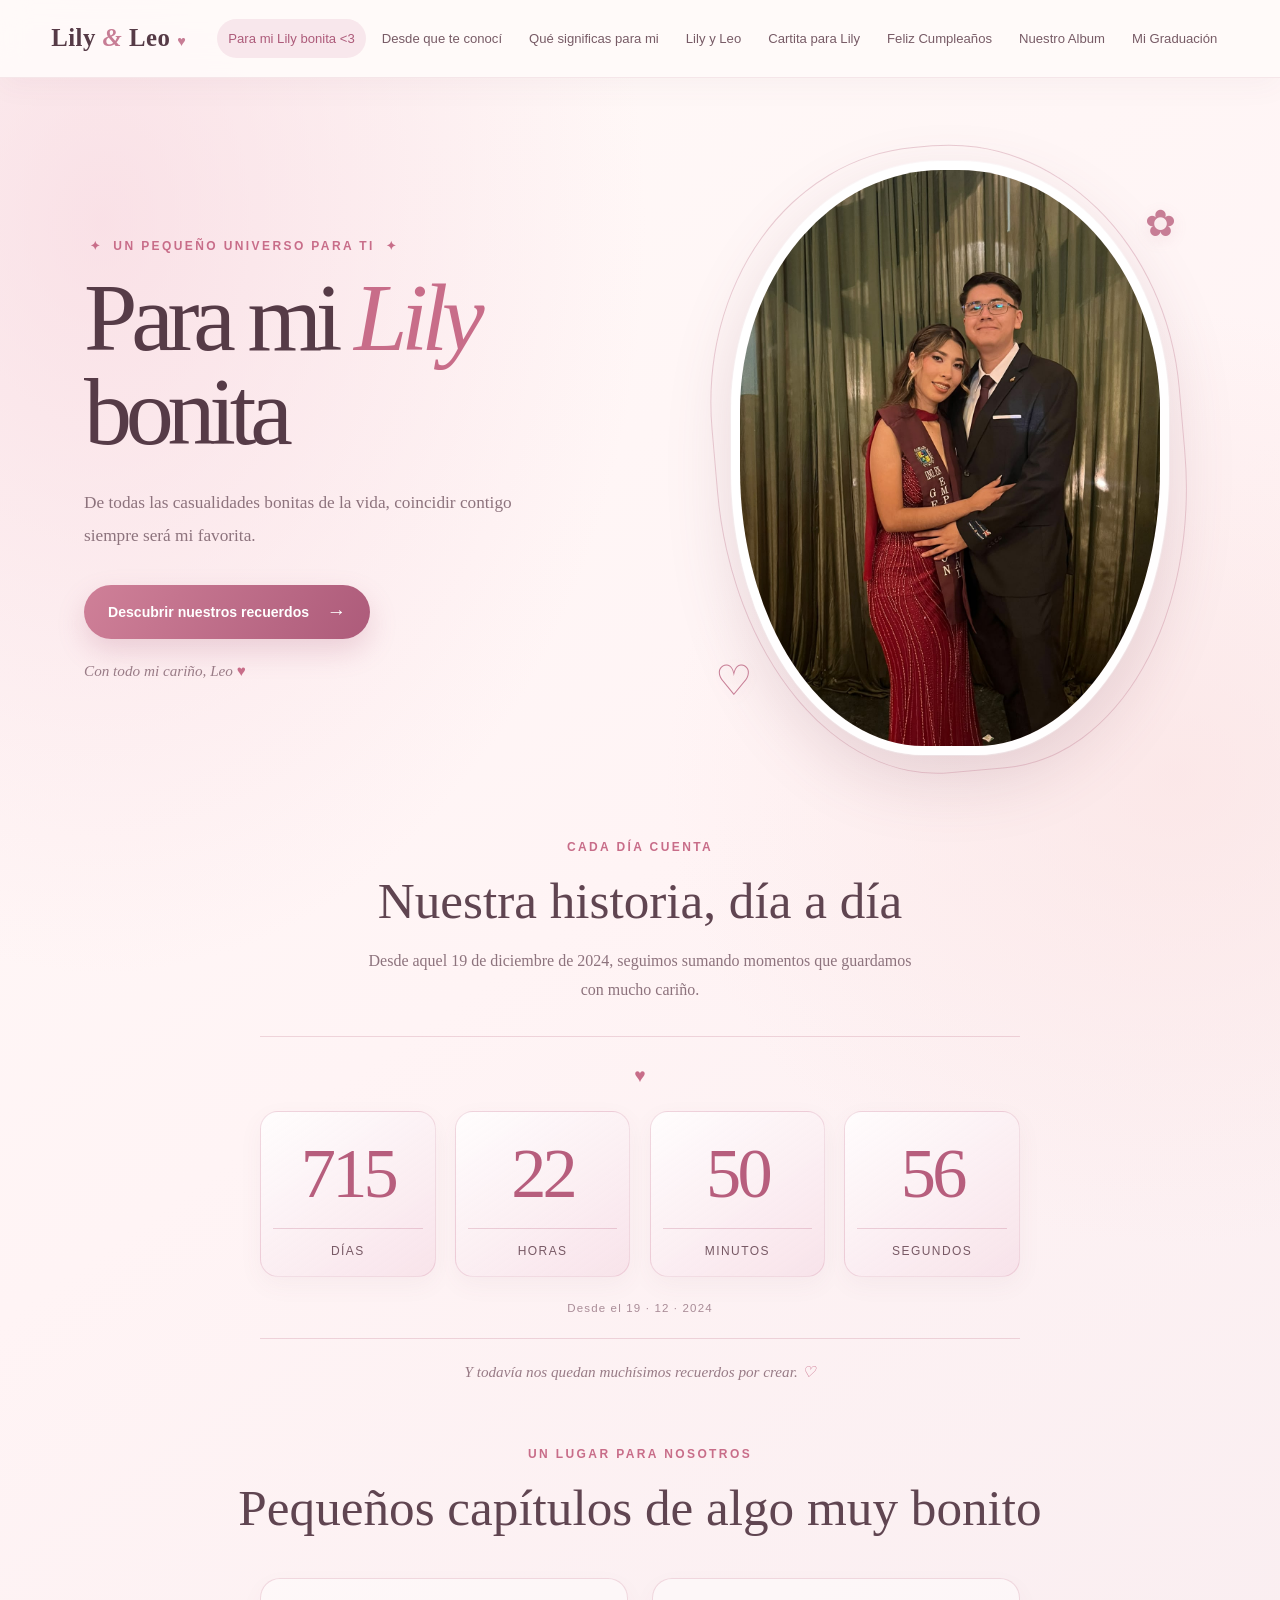
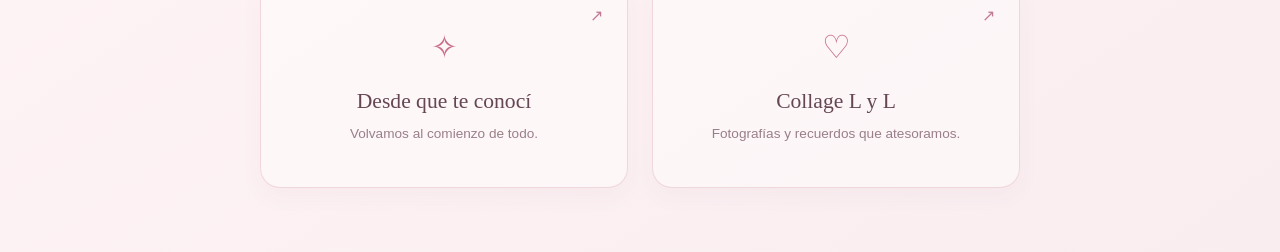
<file: nuevo/nuevo.html>
<!DOCTYPE html>
<html lang="es">
<head>
  <meta charset="UTF-8">
  <meta name="viewport" content="width=device-width, initial-scale=1.0">
  <meta name="theme-color" content="#fff7f8">
  <meta name="description" content="Un pequeño rincón lleno de recuerdos, cariño y momentos especiales para Lily.">
  <title>Para mi Lily bonita &lt;3</title>
  <link rel="stylesheet" href="styles.css?v=20261125-graduacion">
  <link rel="icon" type="image/png" href="assets/lily-icon.png">
</head>
<body class="romantic-home">
  <div class="floating-hearts" aria-hidden="true">
    <span>♡</span><span>♥</span><span>♡</span><span>♥</span><span>♡</span>
    <span>♥</span><span>♡</span><span>♥</span><span>♡</span><span>♥</span>
  </div>

  <header class="header site-header">
  <a class="site-brand" href="nuevo.html" aria-label="Lily y Leo, inicio">Lily <em>&amp;</em> Leo <span aria-hidden="true">♥</span></a>
  <button class="menu-toggle" id="menu-toggle" type="button" aria-label="Abrir menú" aria-expanded="false" aria-controls="mobile-menu">☰</button>
  <nav class="nav-desktop" aria-label="Navegación principal">
    <a href="nuevo.html" class="active" aria-current="page">Para mi Lily bonita &lt;3</a>
    <a href="Desde que te conocí.html">Desde que te conocí</a>
    <a href="Qué significas para mi.html">Qué significas para mi</a>
    <a href="Leo.html">Lily y Leo</a>
    <a href="CartaLily.html">Cartita para Lily</a>
    <a href="Cumpleaños.html">Feliz Cumpleaños</a>
    <a href="Collage L y L.html">Nuestro Album</a>
  <a href="MiGraduacion.html">Mi Graduación</a>
</nav>
  <nav id="mobile-menu" class="nav-mobile" aria-label="Navegación móvil">
    <a href="nuevo.html" class="active" aria-current="page">Para mi Lily bonita &lt;3</a>
    <a href="Desde que te conocí.html">Desde que te conocí</a>
    <a href="Qué significas para mi.html">Qué significas para mi</a>
    <a href="Leo.html">Lily y Leo</a>
    <a href="CartaLily.html">Cartita para Lily</a>
    <a href="Cumpleaños.html">Feliz Cumpleaños</a>
    <a href="Collage L y L.html">Nuestro Album</a>
  <a href="MiGraduacion.html">Mi Graduación</a>
</nav>
</header>

  <main class="romantic-main">
    <section class="romantic-hero" aria-labelledby="hero-title">
      <div class="hero-copy reveal">
        <p class="eyebrow"><span>✦</span> Un pequeño universo para ti <span>✦</span></p>
        <h1 id="hero-title">Para mi <em>Lily</em><br>bonita</h1>
        <p class="hero-message">De todas las casualidades bonitas de la vida, coincidir contigo siempre será mi favorita.</p>
        <a class="romantic-cta" href="Collage L y L.html">Descubrir nuestros recuerdos <span aria-hidden="true">→</span></a>
        <p class="hero-signature">Con todo mi cariño, Leo <span>♥</span></p>
      </div>

      <div class="hero-photo-wrap reveal" aria-label="Espacio reservado para una fotografía especial">
        <img class="hero-photo" src="assets/lily-leo-portada.jpeg" alt="Lily y Leo abrazados en una ocasión especial" loading="eager" fetchpriority="high">
        <span class="photo-decoration photo-decoration-one" aria-hidden="true">✿</span>
        <span class="photo-decoration photo-decoration-two" aria-hidden="true">♡</span>
      </div>
    </section>

    <section class="together-section reveal" aria-labelledby="together-title">
      <p class="eyebrow">Cada día cuenta</p>
      <h2 id="together-title">Nuestra historia, día a día</h2>
      <p class="together-description">Desde aquel 19 de diciembre de 2024, seguimos sumando momentos que guardamos con mucho cariño.</p>
      <div class="counter-card" role="group" aria-label="Tiempo transcurrido desde el inicio de nuestra relación">
        <span class="counter-heart" aria-hidden="true">♥</span>
        <div class="time-counter" aria-label="Tiempo juntos">
          <div class="time-unit"><strong id="days-counter" class="time-value">—</strong><span>días</span></div>
          <div class="time-unit"><strong id="hours-counter" class="time-value">—</strong><span>horas</span></div>
          <div class="time-unit"><strong id="minutes-counter" class="time-value">—</strong><span>minutos</span></div>
          <div class="time-unit"><strong id="seconds-counter" class="time-value">—</strong><span>segundos</span></div>
        </div>
        <span class="counter-date">Desde el 19 · 12 · 2024</span>
      </div>
      <p class="counter-footnote">Y todavía nos quedan muchísimos recuerdos por crear. <span>♡</span></p>
    </section>

    <section class="memory-section reveal" aria-labelledby="memory-title">
      <p class="eyebrow">Un lugar para nosotros</p>
      <h2 id="memory-title">Pequeños capítulos de algo muy bonito</h2>
      <div class="memory-links">
        <a class="memory-link" href="Desde que te conocí.html">
          <span class="memory-icon" aria-hidden="true">✧</span>
          <span class="memory-link-title">Desde que te conocí</span>
          <span class="memory-link-copy">Volvamos al comienzo de todo.</span>
          <span class="memory-arrow" aria-hidden="true">↗</span>
        </a>
        <a class="memory-link" href="Collage L y L.html">
          <span class="memory-icon" aria-hidden="true">♡</span>
          <span class="memory-link-title">Collage L y L</span>
          <span class="memory-link-copy">Fotografías y recuerdos que atesoramos.</span>
          <span class="memory-arrow" aria-hidden="true">↗</span>
        </a>
      </div>
    </section>

  </main>

  <script src="portada.js?v=20261113-header-2" defer></script>
<script src="header.js?v=20261113-header-2" defer></script>
</body>
</html>
</file>
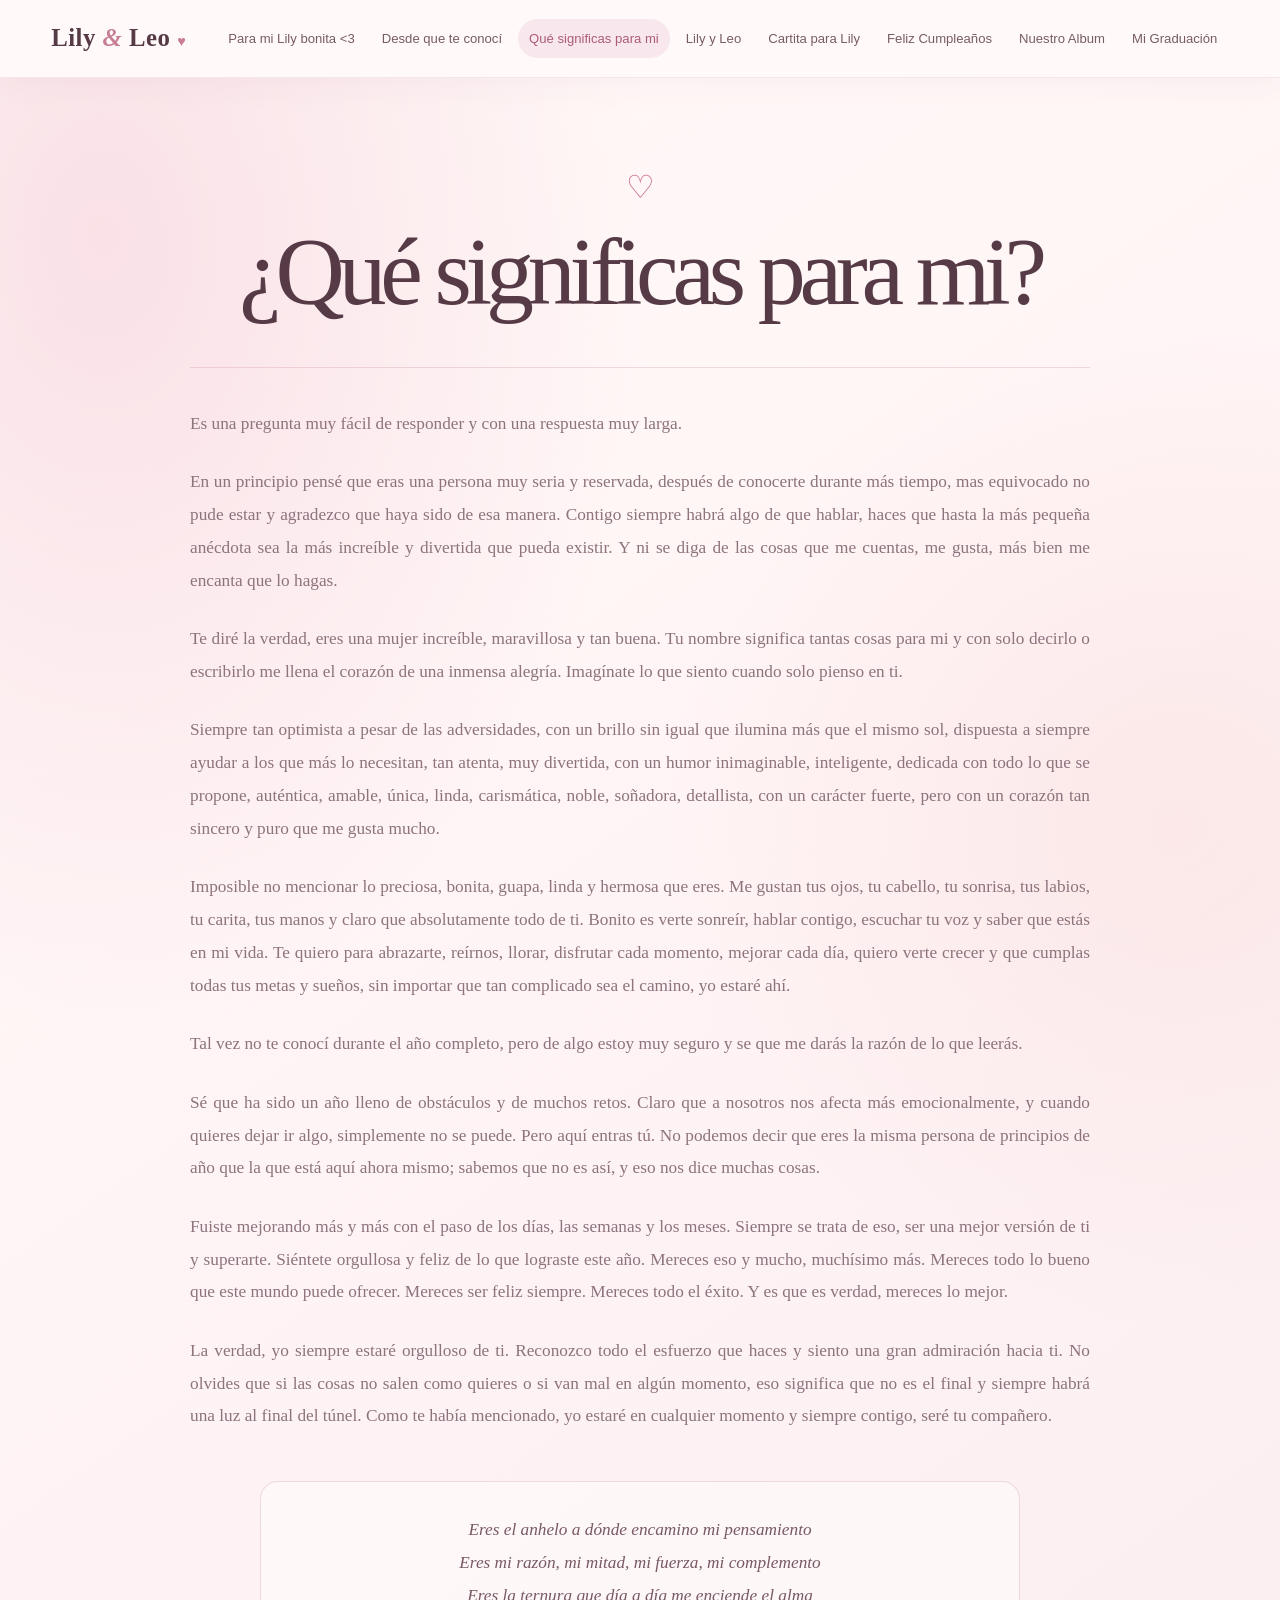
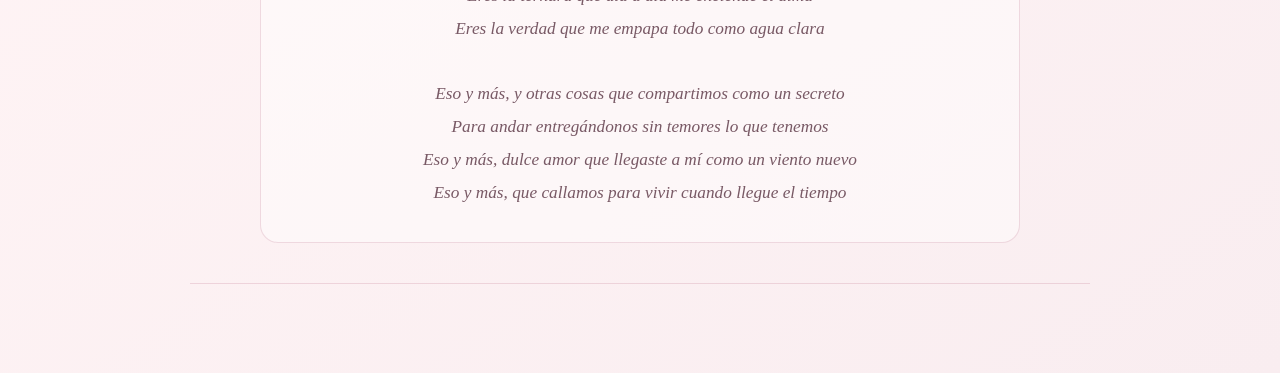
<file: nuevo/Qué significas para mi.html>
<!DOCTYPE html>
<html lang="es">
<head>
    <meta charset="UTF-8">
    <meta name="viewport" content="width=device-width, initial-scale=1.0">
    <title>Qué significas para mi</title>
    <link rel="stylesheet" href="styles.css?v=20261125-graduacion">
    <link rel="icon" type="image/png" href="assets/lily-icon.png">
</head>
<body class="romantic-home story-page meaning-page">
<div class="floating-hearts" aria-hidden="true">
    <span>♡</span><span>♥</span><span>♡</span><span>♥</span><span>♡</span>
    <span>♥</span><span>♡</span><span>♥</span><span>♡</span><span>♥</span>
  </div>

<header class="header site-header">
  <a class="site-brand" href="nuevo.html" aria-label="Lily y Leo, inicio">Lily <em>&amp;</em> Leo <span aria-hidden="true">♥</span></a>
  <button class="menu-toggle" id="menu-toggle" type="button" aria-label="Abrir menú" aria-expanded="false" aria-controls="mobile-menu">☰</button>
  <nav class="nav-desktop" aria-label="Navegación principal">
    <a href="nuevo.html">Para mi Lily bonita &lt;3</a>
    <a href="Desde que te conocí.html">Desde que te conocí</a>
    <a href="Qué significas para mi.html" class="active" aria-current="page">Qué significas para mi</a>
    <a href="Leo.html">Lily y Leo</a>
    <a href="CartaLily.html">Cartita para Lily</a>
    <a href="Cumpleaños.html">Feliz Cumpleaños</a>
    <a href="Collage L y L.html">Nuestro Album</a>
  <a href="MiGraduacion.html">Mi Graduación</a>
</nav>
  <nav id="mobile-menu" class="nav-mobile" aria-label="Navegación móvil">
    <a href="nuevo.html">Para mi Lily bonita &lt;3</a>
    <a href="Desde que te conocí.html">Desde que te conocí</a>
    <a href="Qué significas para mi.html" class="active" aria-current="page">Qué significas para mi</a>
    <a href="Leo.html">Lily y Leo</a>
    <a href="CartaLily.html">Cartita para Lily</a>
    <a href="Cumpleaños.html">Feliz Cumpleaños</a>
    <a href="Collage L y L.html">Nuestro Album</a>
  <a href="MiGraduacion.html">Mi Graduación</a>
</nav>
</header>

<main class="romantic-main story-main">
  <article class="story-article" aria-labelledby="story-title">
    <header class="story-heading">
      <span class="story-ornament" aria-hidden="true">♡</span>
      <h1 id="story-title">¿Qué significas para mi?</h1>
    </header>
    <div class="story-prose">
      <p>Es una pregunta muy fácil de responder y con una respuesta muy larga.</p>
      <p>En un principio pensé que eras una persona muy seria y reservada, después de conocerte durante más tiempo, mas equivocado no pude estar y agradezco que haya sido de esa manera. Contigo siempre habrá algo de que hablar, haces que hasta la más pequeña anécdota sea la más increíble y divertida que pueda existir. Y ni se diga de las cosas que me cuentas, me gusta, más bien me encanta que lo hagas.</p>
      <p>Te diré la verdad, eres una mujer increíble, maravillosa y tan buena. Tu nombre significa tantas cosas para mi y con solo decirlo o escribirlo me llena el corazón de una inmensa alegría. Imagínate lo que siento cuando solo pienso en ti.</p>
      <p>Siempre tan optimista a pesar de las adversidades, con un brillo sin igual que ilumina más que el mismo sol, dispuesta a siempre ayudar a los que más lo necesitan, tan atenta, muy divertida, con un humor inimaginable, inteligente, dedicada con todo lo que se propone, auténtica, amable, única, linda, carismática, noble, soñadora, detallista, con un carácter fuerte, pero con un corazón tan sincero y puro que me gusta mucho.</p>
      <p>Imposible no mencionar lo preciosa, bonita, guapa, linda y hermosa que eres. Me gustan tus ojos, tu cabello, tu sonrisa, tus labios, tu carita, tus manos y claro que absolutamente todo de ti. Bonito es verte sonreír, hablar contigo, escuchar tu voz y saber que estás en mi vida. Te quiero para abrazarte, reírnos, llorar, disfrutar cada momento, mejorar cada día, quiero verte crecer y que cumplas todas tus metas y sueños, sin importar que tan complicado sea el camino, yo estaré ahí.</p>
      <p>Tal vez no te conocí durante el año completo, pero de algo estoy muy seguro y se que me darás la razón de lo que leerás.</p>
      <p>Sé que ha sido un año lleno de obstáculos y de muchos retos. Claro que a nosotros nos afecta más emocionalmente, y cuando quieres dejar ir algo, simplemente no se puede. Pero aquí entras tú. No podemos decir que eres la misma persona de principios de año que la que está aquí ahora mismo; sabemos que no es así, y eso nos dice muchas cosas.</p>
      <p>Fuiste mejorando más y más con el paso de los días, las semanas y los meses. Siempre se trata de eso, ser una mejor versión de ti y superarte. Siéntete orgullosa y feliz de lo que lograste este año. Mereces eso y mucho, muchísimo más. Mereces todo lo bueno que este mundo puede ofrecer. Mereces ser feliz siempre. Mereces todo el éxito. Y es que es verdad, mereces lo mejor.</p>
      <p>La verdad, yo siempre estaré orgulloso de ti. Reconozco todo el esfuerzo que haces y siento una gran admiración hacia ti. No olvides que si las cosas no salen como quieres o si van mal en algún momento, eso significa que no es el final y siempre habrá una luz al final del túnel. Como te había mencionado, yo estaré en cualquier momento y siempre contigo, seré tu compañero.</p>
      <div class="fragmento-cancion">
        <p>
            Eres el anhelo a dónde encamino mi pensamiento<br>
            Eres mi razón, mi mitad, mi fuerza, mi complemento<br>
            Eres la ternura que día a día me enciende el alma<br>
            Eres la verdad que me empapa todo como agua clara<br><br>

            Eso y más, y otras cosas que compartimos como un secreto<br>
            Para andar entregándonos sin temores lo que tenemos<br>
            Eso y más, dulce amor que llegaste a mí como un viento nuevo<br>
            Eso y más, que callamos para vivir cuando llegue el tiempo
        </p>
    </div>
    </div>
  </article>
</main>

<script src="portada.js?v=20261113-header-2" defer></script>

<script src="header.js?v=20261113-header-2" defer></script>
</body>
</html>
</file>
<file: nuevo/styles.css>
/* ===================== ESTILOS GENERALES ===================== */
* {
    margin: 0;
    padding: 0;
    box-sizing: border-box;
}

body {
    font-family: 'Segoe UI', Tahoma, Geneva, Verdana, sans-serif;
    line-height: 1.6;
    color: #333;
    background: linear-gradient(135deg, #f5f7fa 0%, #c3cfe2 100%);
    min-height: 100vh;
}

/* ===================== HEADER ===================== */
.header {
    background: linear-gradient(135deg, #e91e63 0%, #ad1457 100%);
    color: white;
    padding: 1rem 2rem;
    display: flex;
    justify-content: space-between;
    align-items: center;
    box-shadow: 0 4px 12px rgba(0, 0, 0, 0.1);
    position: relative;
}

.logo {
    font-size: 1.8rem;
    font-weight: bold;
}

.nav-desktop {
    display: flex;
    gap: 1.5rem;
}

.nav-desktop a {
    color: white;
    text-decoration: none;
    padding: 0.5rem 1rem;
    border-radius: 20px;
    transition: all 0.3s ease;
    font-weight: 500;
}

.nav-desktop a:hover, .nav-desktop a.active {
    background: rgba(255, 255, 255, 0.2);
}

.menu-toggle {
    display: none;
    background: none;
    border: none;
    color: white;
    font-size: 1.5rem;
    cursor: pointer;
}

.nav-mobile {
    display: none;
    position: absolute;
    top: 100%;
    left: 0;
    right: 0;
    background: #ad1457;
    flex-direction: column;
    padding: 1rem;
    box-shadow: 0 4px 12px rgba(0, 0, 0, 0.1);
    z-index: 1000;
}

.nav-mobile.show {
    display: flex;
}

.nav-mobile a {
    color: white;
    text-decoration: none;
    padding: 0.8rem 1rem;
    border-bottom: 1px solid rgba(255, 255, 255, 0.1);
    transition: all 0.3s ease;
}

.nav-mobile a:hover {
    background: rgba(255, 255, 255, 0.1);
    padding-left: 1.5rem;
}

/* ===================== CONTENIDO PRINCIPAL ===================== */
main {
    max-width: 1200px;
    margin: 2rem auto;
    padding: 0 2rem;
}

/* ===================== SECCIONES Y TÍTULOS ===================== */
section {
    background: white;
    border-radius: 15px;
    box-shadow: 0 5px 15px rgba(0, 0, 0, 0.05);
    padding: 2rem;
    margin-bottom: 2rem;
}

h2 {
    text-align: center;
    font-size: 2.2rem;
    margin-bottom: 1.5rem;
    color: #e91e63;
    text-shadow: 1px 1px 3px rgba(0, 0, 0, 0.1);
    font-family: 'Dancing Script', cursive;
}

p {
    line-height: 1.7;
    text-align: justify;
    font-size: 1.1rem;
    color: #555;
    margin-bottom: 1.5rem;
}

/* ===================== BOTONES ===================== */
.descargar-boton {
    display: inline-block;
    padding: 12px 25px;
    background: #e91e63;
    color: white;
    text-decoration: none;
    border-radius: 30px;
    font-weight: 600;
    transition: all 0.3s ease;
    box-shadow: 0 4px 15px rgba(233, 30, 99, 0.3);
    text-align: center;
    margin: 1rem 0;
}

.descargar-boton:hover {
    background: #c2185b;
    transform: translateY(-3px);
    box-shadow: 0 6px 20px rgba(233, 30, 99, 0.4);
}

/* ===================== GALERÍAS Y COLLAGES ===================== */
.collage-container {
    display: grid;
    grid-template-columns: repeat(auto-fit, minmax(180px, 1fr));
    gap: 25px;
    margin: 2rem 0;
}

.collage-container img {
  width: 100%;
  height: auto;
  border-radius: 12px;
  box-shadow: 0 4px 10px rgba(0,0,0,0.2);
  object-fit: cover;
}

.collage-container-vertical {
  display: flex;
  flex-direction: column;
  gap: 25px;
  margin-top: 20px;
}

.collage-container-vertical img {
  max-width: 450px;
  width: 100%;
  margin: 0 auto;
  border-radius: 12px;
  box-shadow: 0 4px 10px rgba(0,0,0,0.2);
}

figure {
    text-align: center;
    margin: 0;
    padding: 1.5rem;
    background: #f8f9fa;
    border-radius: 12px;
    box-shadow: 0 3px 15px rgba(0, 0, 0, 0.1);
    transition: all 0.3s ease;
}

figure:hover {
    transform: translateY(-5px);
    box-shadow: 0 8px 25px rgba(0, 0, 0, 0.15);
}

video {
  max-width: 600px;
  width: 100%;
  display: block;
  margin: 20px auto;
  border-radius: 12px;
}

img:hover {
    transform: scale(1.02);
}

video:hover {
    transform: scale(1.02);
}

figcaption {
    margin-top: 1rem;
    font-style: italic;
    color: #666;
    font-size: 1rem;
    padding: 0 0.5rem;
}

/* ===================== ÁLBUM INTERACTIVO ===================== */
.album-section {
    padding: 2rem 1rem;
}

.album-container {
    background: white;
    border-radius: 15px;
    box-shadow: 0 10px 30px rgba(0, 0, 0, 0.1);
    padding: 2rem;
    margin-bottom: 2rem;
}

.book {
    position: relative;
    width: 100%;
    height: 550px;
    display: flex;
    justify-content: center;
    perspective: 2000px;
}

.page-container {
    display: flex;
    justify-content: space-between;
    width: 100%;
    height: 100%;
    gap: 2%;
}

.page {
    width: 49%;
    height: 100%;
    background: white;
    border-radius: 8px;
    box-shadow: 0 5px 20px rgba(0, 0, 0, 0.1);
    overflow: hidden;
    display: flex;
    flex-direction: column;
    justify-content: center;
    align-items: center;
    padding: 1.5rem;
}

.page-left {
    border-right: 1px solid #eee;
}

.page-right {
    border-left: 1px solid #eee;
}

.page-content {
    width: 100%;
    height: 100%;
    display: flex;
    flex-direction: column;
    justify-content: center;
    align-items: center;
    text-align: center;
}

.page-image {
    max-width: 100%;
    max-height: 75%;
    object-fit: contain;
    border-radius: 8px;
    box-shadow: 0 3px 10px rgba(0, 0, 0, 0.1);
    margin-bottom: 1rem;
}

.page-caption {
    font-style: italic;
    color: #666;
    margin-top: 0.5rem;
    font-size: 1rem;
    padding: 0 1rem;
}

.album-controls {
    display: flex;
    justify-content: center;
    gap: 20px;
    margin-top: 2rem;
}

.nav-btn {
    padding: 12px 25px;
    background: #e91e63;
    color: white;
    border: none;
    border-radius: 30px;
    cursor: pointer;
    font-size: 1rem;
    font-weight: 600;
    transition: all 0.3s ease;
    box-shadow: 0 4px 15px rgba(233, 30, 99, 0.3);
    display: flex;
    align-items: center;
    gap: 8px;
}

.nav-btn:hover {
    background: #c2185b;
    transform: translateY(-3px);
    box-shadow: 0 6px 20px rgba(233, 30, 99, 0.4);
}

.nav-btn:disabled {
    background: #ccc;
    cursor: not-allowed;
    transform: none;
    box-shadow: none;
}

.page-indicator {
    text-align: center;
    margin-top: 1.5rem;
    font-size: 1.1rem;
    color: #666;
    font-weight: 500;
}

.thumbnails-container {
    margin-top: 2rem;
    padding: 1.5rem;
    background: white;
    border-radius: 12px;
    box-shadow: 0 5px 15px rgba(0, 0, 0, 0.05);
}

.thumbnails-title {
    text-align: center;
    margin-bottom: 1rem;
    color: #e91e63;
    font-weight: 600;
    font-size: 1.2rem;
}

.thumbnails {
    display: flex;
    justify-content: center;
    flex-wrap: wrap;
    gap: 12px;
    max-height: 180px;
    overflow-y: auto;
    padding: 0.5rem;
}

.thumbnail {
    width: 80px;
    height: 80px;
    object-fit: cover;
    border-radius: 8px;
    cursor: pointer;
    opacity: 0.7;
    transition: all 0.3s ease;
    border: 3px solid transparent;
}

.thumbnail:hover, .thumbnail.active {
    opacity: 1;
    transform: scale(1.15);
    border-color: #e91e63;
}

/* ===================== FORMULARIOS Y COMENTARIOS ===================== */
.comment-form {
    background: #f8f9fa;
    padding: 2rem;
    border-radius: 12px;
    margin-bottom: 2rem;
}

.form-group {
    margin-bottom: 1.5rem;
}

.form-group label {
    display: block;
    margin-bottom: 0.5rem;
    font-weight: 600;
    color: #555;
}

.form-group input,
.form-group textarea {
    width: 100%;
    padding: 12px;
    border: 2px solid #e0e0e0;
    border-radius: 8px;
    font-size: 1rem;
    transition: border-color 0.3s ease;
}

.form-group input:focus,
.form-group textarea:focus {
    outline: none;
    border-color: #e91e63;
}

.submit-btn {
    background: #e91e63;
    color: white;
    padding: 12px 30px;
    border: none;
    border-radius: 30px;
    cursor: pointer;
    font-size: 1rem;
    font-weight: 600;
    transition: all 0.3s ease;
    box-shadow: 0 4px 15px rgba(233, 30, 99, 0.3);
}

.submit-btn:hover {
    background: #c2185b;
    transform: translateY(-3px);
    box-shadow: 0 6px 20px rgba(233, 30, 99, 0.4);
}

.comments-list {
    display: grid;
    gap: 1.5rem;
}

.comment {
    background: white;
    padding: 1.5rem;
    border-radius: 12px;
    box-shadow: 0 3px 10px rgba(0, 0, 0, 0.1);
    border-left: 4px solid #e91e63;
}

.comment-header {
    display: flex;
    justify-content: space-between;
    align-items: center;
    margin-bottom: 1rem;
}

.comment-author {
    font-weight: 600;
    color: #e91e63;
}

.comment-date {
    color: #888;
    font-size: 0.9rem;
}

.comment-text {
    color: #555;
    line-height: 1.6;
}

/* ===================== ENLACES ===================== */
a {
    color: #e91e63;
    text-decoration: none;
    transition: color 0.3s ease;
}

a:hover {
    color: #c2185b;
    text-decoration: underline;
}

/* ===================== RESPONSIVE ===================== */
@media (max-width: 968px) {
    .book {
        height: 500px;
    }
    
    .page-container {
        gap: 3%;
    }
    
    .page {
        width: 48.5%;
    }
}

@media (max-width: 768px) {
    .menu-toggle {
        display: block;
    }
    
    .nav-desktop {
        display: none;
    }
    
    .book {
        height: 400px;
    }
    
    .page-container {
        flex-direction: column;
        gap: 1rem;
    }
    
    .page {
        width: 100%;
        height: 48%;
    }
    
    .page-left, .page-right {
        border: none;
        border-bottom: 1px solid #eee;
    }
    
    h2 {
        font-size: 1.8rem;
    }
    
    p {
        font-size: 1rem;
    }
    
    .nav-btn, .descargar-boton, .submit-btn {
        padding: 10px 20px;
        font-size: 0.9rem;
    }
    
    .thumbnail {
        width: 60px;
        height: 60px;
    }
    
    .collage-container, .collage-container-vertical {
        grid-template-columns: repeat(auto-fit, minmax(200px, 1fr));
        gap: 15px;
    }
}

@media (max-width: 480px) {
    .book {
        height: 350px;
    }
    
    .page {
        padding: 1rem;
    }
    
    h2 {
        font-size: 1.6rem;
    }
    
    section {
        padding: 1.5rem;
    }
    
    .thumbnail {
        width: 50px;
        height: 50px;
    }
    
    .collage-container, .collage-container-vertical {
        grid-template-columns: 1fr;
        gap: 15px;
    }
    
    .header {
        padding: 1rem;
    }
    
    .logo {
        font-size: 1.5rem;
    }
}

/* ===================== UTILIDADES ===================== */
.text-center {
    text-align: center;
}

.mb-1 { margin-bottom: 1rem; }
.mb-2 { margin-bottom: 2rem; }
.mt-1 { margin-top: 1rem; }
.mt-2 { margin-top: 2rem; }

.hidden {
    display: none;
}

.fade-in {
    animation: fadeIn 0.5s ease-in;
}

@keyframes fadeIn {
    from { opacity: 0; transform: translateY(20px); }
    to { opacity: 1; transform: translateY(0); }
}








/* =========================================================
   AJUSTE VISUAL · PORTADA SIN TARJETAS BLANCAS
   Mantiene el contenido y la estructura; solo cambia presentación.
   ========================================================= */
.romantic-home section {
  background: transparent;
  border: 0;
  border-radius: 0;
  box-shadow: none;
  padding: 0;
  margin: 0;
}

.romantic-home .romantic-hero {
  background: transparent;
}

.romantic-home .counter-card {
  width: min(100%, 680px);
  padding: 1.4rem 1rem 1.2rem;
  border: 0;
  border-top: 1px solid rgba(199,125,149,.28);
  border-bottom: 1px solid rgba(199,125,149,.28);
  border-radius: 0;
  background: transparent;
  box-shadow: none;
  backdrop-filter: none;
}

.romantic-home .memory-links {
  gap: 0;
  border-top: 1px solid rgba(199,125,149,.25);
  border-bottom: 1px solid rgba(199,125,149,.25);
}

.romantic-home .memory-link {
  min-height: 190px;
  padding: 1.8rem 1.5rem;
  border: 0;
  border-right: 1px solid rgba(199,125,149,.2);
  border-radius: 0;
  background: transparent;
  box-shadow: none;
}

.romantic-home .memory-link:last-child {
  border-right: 0;
}

.romantic-home .memory-link:hover {
  background: rgba(255,255,255,.22);
  box-shadow: none;
  transform: translateY(-3px);
}

@media (max-width: 640px) {
  .romantic-home .memory-links {
    border-bottom: 0;
  }
  .romantic-home .memory-link {
    min-height: auto;
    padding: 1.4rem .5rem;
    border-right: 0;
    border-bottom: 1px solid rgba(199,125,149,.2);
  }
  .romantic-home .memory-link:last-child {
    border-bottom: 0;
  }
}

/* =========================================================
   PORTADA ROMÁNTICA · FASE 1
   Estilos encapsulados para no alterar las demás páginas.
   ========================================================= */
.romantic-home {
  --romantic-ink: #563c46;
  --romantic-muted: #8d737d;
  --romantic-rose: #c86d89;
  --romantic-deep: #a84e70;
  --romantic-blush: #f8e5e9;
  --romantic-cream: #fffaf7;
  position: relative;
  overflow-x: hidden;
  color: var(--romantic-ink);
  background:
    radial-gradient(ellipse at 8% 12%, rgba(246, 210, 220, .62), transparent 34rem),
    radial-gradient(ellipse at 92% 42%, rgba(250, 225, 225, .62), transparent 32rem),
    linear-gradient(145deg, #fffaf8 0%, #fff4f5 48%, #f9edf0 100%);
  font-family: "Palatino Linotype", "Book Antiqua", Georgia, serif;
}
.romantic-home .romantic-header {
  min-height: 78px;
  padding: .85rem clamp(1rem, 4vw, 3.5rem);
  background: rgba(255, 250, 249, .86);
  border-bottom: 1px solid rgba(195, 126, 148, .16);
  box-shadow: 0 8px 30px rgba(116, 65, 82, .045);
  backdrop-filter: blur(14px);
  z-index: 20;
}
.romantic-home .romantic-logo {
  color: var(--romantic-ink);
  font-family: Georgia, serif;
  font-size: 1.55rem;
  letter-spacing: .02em;
  text-decoration: none;
}
.romantic-home .romantic-logo span { color: var(--romantic-rose); font-style: italic; }
.romantic-home .romantic-logo b { color: var(--romantic-rose); font-size: .9rem; }
.romantic-home .nav-desktop { gap: .25rem; flex-wrap: wrap; justify-content: flex-end; }
.romantic-home .nav-desktop a {
  color: #775b66;
  padding: .55rem .72rem;
  border-radius: 999px;
  font-family: "Segoe UI", sans-serif;
  font-size: .82rem;
}
.romantic-home .nav-desktop a:hover,
.romantic-home .nav-desktop a.active {
  color: var(--romantic-deep);
  background: #f8e7ec;
}
.romantic-home .menu-toggle { color: var(--romantic-deep); }
.romantic-home .nav-mobile {
  background: #fff8f8;
  border: 1px solid #f0dce2;
  border-radius: 0 0 16px 16px;
}
.romantic-home .nav-mobile a { color: var(--romantic-ink); border-color: #f2e4e8; }
.romantic-main { max-width: 1240px; margin: 0 auto; padding: 0 clamp(1.1rem, 5vw, 4rem); }
.floating-hearts { position: fixed; inset: 0; overflow: hidden; pointer-events: none; z-index: 0; }
.floating-hearts span {
  position: absolute; bottom: -8vh; left: var(--heart-left, 10%);
  color: rgba(199, 105, 139, .22); font-family: Georgia, serif;
  font-size: var(--heart-size, 1.5rem);
  animation: romantic-float var(--heart-duration, 19s) linear infinite;
  animation-delay: var(--heart-delay, 0s);
}
.floating-hearts span:nth-child(1) { --heart-left: 7%; --heart-size: 1.4rem; --heart-duration: 21s; }
.floating-hearts span:nth-child(2) { --heart-left: 18%; --heart-size: 2rem; --heart-duration: 24s; --heart-delay: -8s; }
.floating-hearts span:nth-child(3) { --heart-left: 31%; --heart-size: 1rem; --heart-duration: 18s; --heart-delay: -4s; }
.floating-hearts span:nth-child(4) { --heart-left: 44%; --heart-size: 1.7rem; --heart-duration: 25s; --heart-delay: -13s; }
.floating-hearts span:nth-child(5) { --heart-left: 56%; --heart-size: 1.2rem; --heart-duration: 20s; --heart-delay: -3s; }
.floating-hearts span:nth-child(6) { --heart-left: 67%; --heart-size: 1.9rem; --heart-duration: 23s; --heart-delay: -11s; }
.floating-hearts span:nth-child(7) { --heart-left: 77%; --heart-size: 1.1rem; --heart-duration: 19s; --heart-delay: -6s; }
.floating-hearts span:nth-child(8) { --heart-left: 88%; --heart-size: 1.6rem; --heart-duration: 26s; --heart-delay: -15s; }
.floating-hearts span:nth-child(9) { --heart-left: 96%; --heart-size: 1rem; --heart-duration: 22s; --heart-delay: -9s; }
.floating-hearts span:nth-child(10) { --heart-left: 38%; --heart-size: 1.3rem; --heart-duration: 27s; --heart-delay: -18s; }
@keyframes romantic-float {
  0% { transform: translate3d(0, 0, 0) rotate(-12deg); opacity: 0; }
  12% { opacity: .8; }
  82% { opacity: .65; }
  100% { transform: translate3d(35px, -115vh, 0) rotate(24deg); opacity: 0; }
}
.romantic-hero {
  position: relative; z-index: 1; min-height: min(760px, calc(100vh - 78px));
  display: grid; grid-template-columns: 1.05fr .95fr; align-items: center;
  gap: clamp(2rem, 6vw, 6rem); padding: clamp(4rem, 8vw, 7rem) 0 5rem;
}
.hero-copy { max-width: 590px; }
.eyebrow {
  margin: 0 0 1rem; color: var(--romantic-rose); text-align: left;
  font: 600 .75rem/1.5 "Segoe UI", sans-serif; letter-spacing: .2em; text-transform: uppercase;
}
.eyebrow span { padding: 0 .35rem; }
.romantic-hero h1 {
  margin: 0; color: #563b47; font: 400 clamp(3.5rem, 7.5vw, 6.8rem)/.98 Georgia, serif;
  letter-spacing: -.065em; text-align: left; text-shadow: none;
}
.romantic-hero h1 em { color: var(--romantic-rose); font-weight: 400; }
.hero-message {
  max-width: 440px; margin: 1.8rem 0 2rem; color: var(--romantic-muted);
  font: 1.08rem/1.9 Georgia, serif; text-align: left;
}
.romantic-cta {
  display: inline-flex; align-items: center; gap: 1.1rem; padding: 1rem 1.5rem;
  color: white; background: linear-gradient(120deg, #cf8098, #ad5b7a);
  border-radius: 999px; box-shadow: 0 12px 28px rgba(173, 91, 122, .22);
  font: 600 .88rem "Segoe UI", sans-serif; text-decoration: none;
  transition: transform .3s ease, box-shadow .3s ease;
}
.romantic-cta:hover { color: white; text-decoration: none; transform: translateY(-3px); box-shadow: 0 16px 32px rgba(173, 91, 122, .3); }
.romantic-cta span { font-size: 1.2rem; }
.hero-signature { margin: 1.4rem 0 0; color: #9a7c87; font: italic .95rem Georgia, serif; text-align: left; }
.hero-signature span { color: var(--romantic-rose); }
.hero-photo-wrap { position: relative; width: min(100%, 470px); justify-self: center; padding: 1.1rem; transform: rotate(2deg); }
.hero-photo-wrap::before {
  position: absolute; inset: 0; content: ""; border: 1px solid rgba(194, 124, 147, .36);
  border-radius: 48% 48% 44% 44% / 42% 42% 48% 48%; transform: rotate(-5deg);
}
.photo-placeholder {
  min-height: 480px; display: flex; flex-direction: column; justify-content: center; align-items: center;
  padding: 2rem; text-align: center; border: 9px solid rgba(255,255,255,.9);
  border-radius: 48% 48% 44% 44% / 42% 42% 48% 48%;
  background:
    radial-gradient(circle at 50% 38%, rgba(255,255,255,.75), transparent 34%),
    linear-gradient(145deg, #f5dfe4, #f9ece9 52%, #eed4dd);
  box-shadow: 0 25px 65px rgba(126, 76, 94, .14), inset 0 0 0 1px rgba(255,255,255,.7);
}
.placeholder-heart { color: #c77891; font: 5rem/1 Georgia, serif; }
.placeholder-label { margin-top: 1rem; color: #805767; font: 1.35rem Georgia, serif; }
.placeholder-note { max-width: 230px; margin-top: .7rem; color: #9b7b87; font: .8rem/1.6 "Segoe UI", sans-serif; }
.photo-decoration { position: absolute; color: #c77d95; text-shadow: 0 4px 15px rgba(173,91,122,.15); }
.photo-decoration-one { top: 8%; right: 2%; font-size: 2.3rem; }
.photo-decoration-two { bottom: 9%; left: 0; font-size: 2.6rem; }
.hero-bottom-note {
  position: absolute; bottom: 1.5rem; left: 0; color: #c19aa7;
  font: .62rem "Segoe UI", sans-serif; letter-spacing: .24em;
}
.together-section, .memory-section { position: relative; z-index: 1; padding: 5.5rem 0; text-align: center; }
.together-section { border-top: 1px solid rgba(195,126,148,.18); }
.together-section .eyebrow, .memory-section .eyebrow { text-align: center; }
.together-section h2, .memory-section h2 {
  margin: 0 auto 1rem; color: #604551; font: 400 clamp(2rem, 4vw, 3.3rem)/1.15 Georgia, serif;
  text-shadow: none;
}
.together-description { max-width: 570px; margin: 0 auto 2rem; color: var(--romantic-muted); text-align: center; font: 1rem/1.8 Georgia, serif; }
.counter-card {
  position: relative; display: flex; flex-direction: column; align-items: center;
  width: min(100%, 680px); margin: 0 auto; padding: 2rem clamp(1rem, 4vw, 2.5rem) 1.7rem;
  border: 1px solid rgba(199,125,149,.25); border-radius: 22px;
  background: rgba(255,255,255,.48); box-shadow: 0 18px 48px rgba(121,72,90,.06);
  backdrop-filter: blur(8px);
}
.counter-heart { color: var(--romantic-rose); font-size: 1.2rem; }
.time-counter { display: grid; grid-template-columns: repeat(4, minmax(0, 1fr)); gap: clamp(.5rem, 2vw, 1.5rem); width: 100%; margin-top: .7rem; }
.time-unit { display: flex; flex-direction: column; align-items: center; gap: .35rem; }
.time-value { color: #b75e7d; font: 400 clamp(2rem, 5.5vw, 3.8rem)/1.1 Georgia, serif; letter-spacing: -.05em; font-variant-numeric: tabular-nums; }
.time-unit span { color: #785965; font: .88rem Georgia, serif; }

.counter-date { margin-top: 1.1rem; color: #a98c97; font: .72rem "Segoe UI", sans-serif; letter-spacing: .1em; }
.counter-footnote { margin: 1.5rem 0 0; color: #987b86; font: italic .95rem Georgia, serif; text-align: center; }
.counter-footnote span { color: var(--romantic-rose); }
.memory-section { border-top: 1px solid rgba(195,126,148,.18); }
.memory-links { display: grid; grid-template-columns: repeat(2, minmax(0, 1fr)); gap: 1.25rem; max-width: 850px; margin: 2.5rem auto 0; text-align: left; }
.memory-link {
  position: relative; min-height: 205px; padding: 1.7rem; color: var(--romantic-ink);
  border: 1px solid rgba(199,125,149,.22); border-radius: 18px;
  background: rgba(255,255,255,.62); text-decoration: none;
  box-shadow: 0 12px 35px rgba(121,72,90,.045);
  transition: transform .3s ease, box-shadow .3s ease, background .3s ease;
}
.memory-link:hover { color: var(--romantic-ink); text-decoration: none; transform: translateY(-6px); background: #fff; box-shadow: 0 18px 42px rgba(121,72,90,.11); }
.memory-icon { display: block; margin-bottom: 1.3rem; color: var(--romantic-rose); font-size: 1.8rem; }
.memory-link-title { display: block; color: #654653; font: 1.35rem Georgia, serif; }
.memory-link-copy { display: block; margin-top: .55rem; color: #9a7e89; font: .85rem/1.6 "Segoe UI", sans-serif; }
.memory-arrow { position: absolute; top: 1.5rem; right: 1.5rem; color: #c17b94; }
.romantic-footer {
  position: relative; z-index: 1; display: flex; justify-content: center; align-items: center;
  gap: .8rem; padding: 2rem 0 2.5rem; border-top: 1px solid rgba(195,126,148,.18);
  color: #a48792; font: .78rem "Segoe UI", sans-serif;
}
.romantic-footer span:nth-child(2) { color: var(--romantic-rose); }
.reveal { opacity: 0; transform: translateY(22px); transition: opacity .8s ease, transform .8s ease; }
.reveal.is-visible { opacity: 1; transform: translateY(0); }
@media (max-width: 900px) {
  .romantic-home .nav-desktop { display: none; }
  .romantic-home .menu-toggle { display: block; }
  .romantic-hero { min-height: auto; grid-template-columns: 1fr; gap: 3rem; padding: 5rem 0 4rem; }
  .hero-copy { max-width: 680px; margin: 0 auto; text-align: center; }
  .romantic-hero .eyebrow, .hero-message, .hero-signature { text-align: center; margin-left: auto; margin-right: auto; }
  .romantic-hero h1 { text-align: center; }
  .hero-photo-wrap { width: min(78%, 390px); }
  .photo-placeholder { min-height: 390px; }
  .hero-bottom-note { display: none; }
}
@media (max-width: 640px) {
  .romantic-main { padding: 0 1.15rem; }
  .romantic-hero { padding: 4rem 0 3.5rem; }
  .romantic-hero h1 { font-size: clamp(3.5rem, 16vw, 5.2rem); }
  .hero-message { font-size: 1rem; }
  .hero-photo-wrap { width: min(88%, 340px); }
  .photo-placeholder { min-height: 330px; }
  .together-section, .memory-section { padding: 4rem 0; }
  .memory-links { grid-template-columns: 1fr; }
  .memory-link { min-height: 160px; }
  .romantic-footer { flex-wrap: wrap; font-size: .7rem; }
}
@media (prefers-reduced-motion: reduce) {
  .floating-hearts span { animation: none; display: none; }
  .reveal { opacity: 1; transform: none; transition: none; }
  .romantic-cta, .memory-link { transition: none; }
}


/* ===== CARTA: estilos migrados desde CartaLily.html ===== */
body.carta-page /* Estilos adicionales específicos para esta página */
        .intro-section{
            text-align: center;
            background: linear-gradient(135deg, #ffe6f2 0%, #ffccff 100%);
            border: 2px solid #ff99cc;
        }body.carta-page .card-content{
            max-width: 800px;
            margin: 0 auto;
        }body.carta-page .action-buttons{
            margin: 2rem 0;
            text-align: center;
        }body.carta-page .extra-surprise{
            font-style: italic;
            color: #e91e63;
            margin-top: 2rem;
            text-align: center;
        }body.carta-page .surprise-link{
            font-weight: bold;
            color: #c2185b;
            text-decoration: none;
            padding: 5px 10px;
            border-radius: 20px;
            background: rgba(255, 255, 255, 0.7);
            transition: all 0.3s ease;
        }body.carta-page .surprise-link:hover{
            background: white;
            transform: scale(1.05);
            text-decoration: none;
        }body.carta-page .valentine-section{
            background: linear-gradient(135deg, #fff0f5 0%, #ffe6e6 100%);
            text-align: center;
        }body.carta-page .memory-content{
            max-width: 800px;
            margin: 0 auto 2rem;
            text-align: justify;
        }body.carta-page /* Contenedor de imagen centrada */
        .centered-image{
            display: flex;
            justify-content: center;
            align-items: center;
            margin: 2rem auto;
            max-width: 600px;
        }body.carta-page .centered-image figure{
            text-align: center;
            margin: 0;
            padding: 1.5rem;
            background: #f8f9fa;
            border-radius: 12px;
            box-shadow: 0 5px 20px rgba(0, 0, 0, 0.1);
        }body.carta-page /* Imagen más pequeña y centrada */
        .centered-image img{
            max-width: 400px;
            max-height: 400px;
            width: auto;
            height: auto;
            border-radius: 10px;
            box-shadow: 0 4px 15px rgba(0, 0, 0, 0.1);
            display: block;
            margin: 0 auto;
        }body.carta-page .centered-image figcaption{
            margin-top: 1rem;
            font-style: italic;
            color: #666;
            font-size: 1rem;
            padding: 0 1rem;
        }body.carta-page /* Responsive */
        @media (max-width: 768px){
            .centered-image {
                max-width: 90%;
            }
            
            .centered-image img {
                max-width: 300px;
                max-height: 300px;
            }
        }

        @media (max-width: 480px) {body.carta-page .centered-image img{
                max-width: 250px;
                max-height: 250px;
            }body.carta-page .centered-image figure{
                padding: 1rem;
            }
        }
    

/* ===== COLLAGE: estilos migrados desde Collage L y L.html ===== */
body.collage-page /* ===================== ESTILOS GENERALES ===================== */
        *{
            margin: 0;
            padding: 0;
            box-sizing: border-box;
        }body.collage-page{
            font-family: 'Segoe UI', Tahoma, Geneva, Verdana, sans-serif;
            line-height: 1.6;
            color: #333;
            background: linear-gradient(135deg, #f5f7fa 0%, #c3cfe2 100%);
            min-height: 100vh;
        }body.collage-page /* ===================== HEADER ===================== */
        .header{
            background: linear-gradient(135deg, #e91e63 0%, #ad1457 100%);
            color: white;
            padding: 1rem 2rem;
            display: flex;
            justify-content: space-between;
            align-items: center;
            box-shadow: 0 4px 12px rgba(0, 0, 0, 0.1);
            position: relative;
        }body.collage-page .logo{
            font-size: 1.8rem;
            font-weight: bold;
        }body.collage-page .nav-desktop{
            display: flex;
            gap: 1.5rem;
        }body.collage-page .nav-desktop a{
            color: white;
            text-decoration: none;
            padding: 0.5rem 1rem;
            border-radius: 20px;
            transition: all 0.3s ease;
            font-weight: 500;
        }body.collage-page .nav-desktop a:hover, body.collage-page .nav-desktop a.active{
            background: rgba(255, 255, 255, 0.2);
        }body.collage-page .menu-toggle{
            display: none;
            background: none;
            border: none;
            color: white;
            font-size: 1.5rem;
            cursor: pointer;
        }body.collage-page .nav-mobile{
            display: none;
            position: absolute;
            top: 100%;
            left: 0;
            right: 0;
            background: #ad1457;
            flex-direction: column;
            padding: 1rem;
            box-shadow: 0 4px 12px rgba(0, 0, 0, 0.1);
        }body.collage-page .nav-mobile.show{
            display: flex;
        }body.collage-page .nav-mobile a{
            color: white;
            text-decoration: none;
            padding: 0.8rem 1rem;
            border-bottom: 1px solid rgba(255, 255, 255, 0.1);
            transition: all 0.3s ease;
        }body.collage-page .nav-mobile a:hover{
            background: rgba(255, 255, 255, 0.1);
            padding-left: 1.5rem;
        }body.collage-page /* ===================== TEXTO INTRODUCTORIO ===================== */
        .intro{
            max-width: 900px;
            margin: 2rem auto;
            padding: 0 2rem;
            text-align: center;
        }body.collage-page .intro h2{
            font-size: 2.2rem;
            margin-bottom: 1.5rem;
            color: #e91e63;
            text-shadow: 1px 1px 3px rgba(0, 0, 0, 0.1);
        }body.collage-page .intro p{
            line-height: 1.7;
            text-align: justify;
            font-size: 1.1rem;
            color: #555;
            background: white;
            padding: 2rem;
            border-radius: 12px;
            box-shadow: 0 5px 15px rgba(0, 0, 0, 0.05);
        }body.collage-page /* ===================== ÁLBUM INTERACTIVO ===================== */
        .album-section{
            padding: 2rem 1rem;
            max-width: 1200px;
            margin: 0 auto;
        }body.collage-page .album-container{
            background: white;
            border-radius: 15px;
            box-shadow: 0 10px 30px rgba(0, 0, 0, 0.1);
            padding: 2rem;
            margin-bottom: 2rem;
        }body.collage-page /* Libro interactivo */
        .book{
            position: relative;
            width: 100%;
            height: 550px;
            display: flex;
            justify-content: center;
            perspective: 2000px;
        }body.collage-page /* Páginas del libro */
        .page{
            position: absolute;
            width: 48%;
            height: 100%;
            background: white;
            border-radius: 8px;
            box-shadow: 0 5px 20px rgba(0, 0, 0, 0.1);
            overflow: hidden;
            transition: transform 0.8s cubic-bezier(0.175, 0.885, 0.32, 1.275);
            display: flex;
            flex-direction: column;
            justify-content: center;
            align-items: center;
            padding: 1.5rem;
            backface-visibility: hidden;
        }body.collage-page /* Página izquierda */
        .page-left{
            left: 0;
            transform-origin: right center;
        }body.collage-page /* Página derecha */
        .page-right{
            right: 0;
            transform-origin: left center;
        }body.collage-page /* Contenido de las páginas */
        .page-content{
            width: 100%;
            height: 100%;
            display: flex;
            flex-direction: column;
            justify-content: center;
            align-items: center;
            text-align: center;
        }body.collage-page .page-image{
            max-width: 100%;
            max-height: 75%;
            object-fit: contain;
            border-radius: 8px;
            box-shadow: 0 3px 10px rgba(0, 0, 0, 0.1);
            margin-bottom: 1rem;
        }body.collage-page .page-caption{
            font-style: italic;
            color: #666;
            margin-top: 0.5rem;
            font-size: 1rem;
            padding: 0 1rem;
        }body.collage-page /* Controles de navegación */
        .album-controls{
            display: flex;
            justify-content: center;
            gap: 20px;
            margin-top: 2rem;
        }body.collage-page .nav-btn{
            padding: 12px 25px;
            background: #e91e63;
            color: white;
            border: none;
            border-radius: 30px;
            cursor: pointer;
            font-size: 1rem;
            font-weight: 600;
            transition: all 0.3s ease;
            box-shadow: 0 4px 15px rgba(233, 30, 99, 0.3);
            display: flex;
            align-items: center;
            gap: 8px;
        }body.collage-page .nav-btn:hover{
            background: #c2185b;
            transform: translateY(-3px);
            box-shadow: 0 6px 20px rgba(233, 30, 99, 0.4);
        }body.collage-page .nav-btn:disabled{
            background: #ccc;
            cursor: not-allowed;
            transform: none;
            box-shadow: none;
        }body.collage-page /* Indicador de página */
        .page-indicator{
            text-align: center;
            margin-top: 1.5rem;
            font-size: 1.1rem;
            color: #666;
            font-weight: 500;
        }body.collage-page /* Miniaturas */
        .thumbnails-container{
            margin-top: 2rem;
            padding: 1rem;
            background: white;
            border-radius: 12px;
            box-shadow: 0 5px 15px rgba(0, 0, 0, 0.05);
        }body.collage-page .thumbnails-title{
            text-align: center;
            margin-bottom: 1rem;
            color: #e91e63;
            font-weight: 600;
        }body.collage-page .thumbnails{
            display: flex;
            justify-content: center;
            flex-wrap: wrap;
            gap: 10px;
            max-height: 150px;
            overflow-y: auto;
            padding: 0.5rem;
        }body.collage-page .thumbnail{
            width: 70px;
            height: 70px;
            object-fit: cover;
            border-radius: 8px;
            cursor: pointer;
            opacity: 0.7;
            transition: all 0.3s ease;
            border: 2px solid transparent;
        }body.collage-page .thumbnail:hover, body.collage-page .thumbnail.active{
            opacity: 1;
            transform: scale(1.1);
            border-color: #e91e63;
        }body.collage-page /* Efecto de página volteada */
        .page.flipped{
            transform: rotateY(-180deg);
            z-index: 1;
        }body.collage-page .page.flipped + .page{
            z-index: 2;
        }body.collage-page /* Responsive */
        @media (max-width: 968px){
            .book {
                height: 500px;
            }
            
            .page {
                width: 46%;
            }
        }

        @media (max-width: 768px) {body.collage-page .menu-toggle{
                display: block;
            }body.collage-page .nav-desktop{
                display: none;
            }body.collage-page .book{
                height: 400px;
                flex-direction: column;
                align-items: center;
            }body.collage-page .page{
                width: 90%;
                height: 45%;
                position: relative;
                margin-bottom: 1rem;
            }body.collage-page .page-left, body.collage-page .page-right{
                position: relative;
                left: auto;
                right: auto;
            }body.collage-page .intro h2{
                font-size: 1.8rem;
            }body.collage-page .intro p{
                font-size: 1rem;
                padding: 1.5rem;
            }body.collage-page .nav-btn{
                padding: 10px 20px;
                font-size: 0.9rem;
            }body.collage-page .thumbnail{
                width: 60px;
                height: 60px;
            }
        }

        @media (max-width: 480px) {body.collage-page .book{
                height: 350px;
            }body.collage-page .page{
                width: 95%;
                padding: 1rem;
            }body.collage-page .intro h2{
                font-size: 1.6rem;
            }body.collage-page .intro p{
                padding: 1rem;
            }body.collage-page .thumbnail{
                width: 50px;
                height: 50px;
            }
        }
    

/* CARTA · estilos centralizados */
body.carta-page /* Estilos adicionales específicos para esta página */
        .intro-section{
            text-align: center;
            background: linear-gradient(135deg, #ffe6f2 0%, #ffccff 100%);
            border: 2px solid #ff99cc;
        }body.carta-page .card-content{
            max-width: 800px;
            margin: 0 auto;
        }body.carta-page .action-buttons{
            margin: 2rem 0;
            text-align: center;
        }body.carta-page .extra-surprise{
            font-style: italic;
            color: #e91e63;
            margin-top: 2rem;
            text-align: center;
        }body.carta-page .surprise-link{
            font-weight: bold;
            color: #c2185b;
            text-decoration: none;
            padding: 5px 10px;
            border-radius: 20px;
            background: rgba(255, 255, 255, 0.7);
            transition: all 0.3s ease;
        }body.carta-page .surprise-link:hover{
            background: white;
            transform: scale(1.05);
            text-decoration: none;
        }body.carta-page .valentine-section{
            background: linear-gradient(135deg, #fff0f5 0%, #ffe6e6 100%);
            text-align: center;
        }body.carta-page .memory-content{
            max-width: 800px;
            margin: 0 auto 2rem;
            text-align: justify;
        }body.carta-page /* Contenedor de imagen centrada */
        .centered-image{
            display: flex;
            justify-content: center;
            align-items: center;
            margin: 2rem auto;
            max-width: 600px;
        }body.carta-page .centered-image figure{
            text-align: center;
            margin: 0;
            padding: 1.5rem;
            background: #f8f9fa;
            border-radius: 12px;
            box-shadow: 0 5px 20px rgba(0, 0, 0, 0.1);
        }body.carta-page /* Imagen más pequeña y centrada */
        .centered-image img{
            max-width: 400px;
            max-height: 400px;
            width: auto;
            height: auto;
            border-radius: 10px;
            box-shadow: 0 4px 15px rgba(0, 0, 0, 0.1);
            display: block;
            margin: 0 auto;
        }body.carta-page .centered-image figcaption{
            margin-top: 1rem;
            font-style: italic;
            color: #666;
            font-size: 1rem;
            padding: 0 1rem;
        }body.carta-page /* Responsive */
        @media (max-width: 768px){
            .centered-image {
                max-width: 90%;
            }
            
            .centered-image img {
                max-width: 300px;
                max-height: 300px;
            }
        }

        @media (max-width: 480px) {body.carta-page .centered-image img{
                max-width: 250px;
                max-height: 250px;
            }body.carta-page .centered-image figure{
                padding: 1rem;
            }
        }
    

/* COLLAGE · estilos centralizados */
body.collage-page /* ===================== ESTILOS GENERALES ===================== */
        *{
            margin: 0;
            padding: 0;
            box-sizing: border-box;
        }body.collage-page{
            font-family: 'Segoe UI', Tahoma, Geneva, Verdana, sans-serif;
            line-height: 1.6;
            color: #333;
            background: linear-gradient(135deg, #f5f7fa 0%, #c3cfe2 100%);
            min-height: 100vh;
        }body.collage-page /* ===================== HEADER ===================== */
        .header{
            background: linear-gradient(135deg, #e91e63 0%, #ad1457 100%);
            color: white;
            padding: 1rem 2rem;
            display: flex;
            justify-content: space-between;
            align-items: center;
            box-shadow: 0 4px 12px rgba(0, 0, 0, 0.1);
            position: relative;
        }body.collage-page .logo{
            font-size: 1.8rem;
            font-weight: bold;
        }body.collage-page .nav-desktop{
            display: flex;
            gap: 1.5rem;
        }body.collage-page .nav-desktop a{
            color: white;
            text-decoration: none;
            padding: 0.5rem 1rem;
            border-radius: 20px;
            transition: all 0.3s ease;
            font-weight: 500;
        }body.collage-page .nav-desktop a:hover, body.collage-page .nav-desktop a.active{
            background: rgba(255, 255, 255, 0.2);
        }body.collage-page .menu-toggle{
            display: none;
            background: none;
            border: none;
            color: white;
            font-size: 1.5rem;
            cursor: pointer;
        }body.collage-page .nav-mobile{
            display: none;
            position: absolute;
            top: 100%;
            left: 0;
            right: 0;
            background: #ad1457;
            flex-direction: column;
            padding: 1rem;
            box-shadow: 0 4px 12px rgba(0, 0, 0, 0.1);
        }body.collage-page .nav-mobile.show{
            display: flex;
        }body.collage-page .nav-mobile a{
            color: white;
            text-decoration: none;
            padding: 0.8rem 1rem;
            border-bottom: 1px solid rgba(255, 255, 255, 0.1);
            transition: all 0.3s ease;
        }body.collage-page .nav-mobile a:hover{
            background: rgba(255, 255, 255, 0.1);
            padding-left: 1.5rem;
        }body.collage-page /* ===================== TEXTO INTRODUCTORIO ===================== */
        .intro{
            max-width: 900px;
            margin: 2rem auto;
            padding: 0 2rem;
            text-align: center;
        }body.collage-page .intro h2{
            font-size: 2.2rem;
            margin-bottom: 1.5rem;
            color: #e91e63;
            text-shadow: 1px 1px 3px rgba(0, 0, 0, 0.1);
        }body.collage-page .intro p{
            line-height: 1.7;
            text-align: justify;
            font-size: 1.1rem;
            color: #555;
            background: white;
            padding: 2rem;
            border-radius: 12px;
            box-shadow: 0 5px 15px rgba(0, 0, 0, 0.05);
        }body.collage-page /* ===================== ÁLBUM INTERACTIVO ===================== */
        .album-section{
            padding: 2rem 1rem;
            max-width: 1200px;
            margin: 0 auto;
        }body.collage-page .album-container{
            background: white;
            border-radius: 15px;
            box-shadow: 0 10px 30px rgba(0, 0, 0, 0.1);
            padding: 2rem;
            margin-bottom: 2rem;
        }body.collage-page /* Libro interactivo */
        .book{
            position: relative;
            width: 100%;
            height: 550px;
            display: flex;
            justify-content: center;
            perspective: 2000px;
        }body.collage-page /* Páginas del libro */
        .page{
            position: absolute;
            width: 48%;
            height: 100%;
            background: white;
            border-radius: 8px;
            box-shadow: 0 5px 20px rgba(0, 0, 0, 0.1);
            overflow: hidden;
            transition: transform 0.8s cubic-bezier(0.175, 0.885, 0.32, 1.275);
            display: flex;
            flex-direction: column;
            justify-content: center;
            align-items: center;
            padding: 1.5rem;
            backface-visibility: hidden;
        }body.collage-page /* Página izquierda */
        .page-left{
            left: 0;
            transform-origin: right center;
        }body.collage-page /* Página derecha */
        .page-right{
            right: 0;
            transform-origin: left center;
        }body.collage-page /* Contenido de las páginas */
        .page-content{
            width: 100%;
            height: 100%;
            display: flex;
            flex-direction: column;
            justify-content: center;
            align-items: center;
            text-align: center;
        }body.collage-page .page-image{
            max-width: 100%;
            max-height: 75%;
            object-fit: contain;
            border-radius: 8px;
            box-shadow: 0 3px 10px rgba(0, 0, 0, 0.1);
            margin-bottom: 1rem;
        }body.collage-page .page-caption{
            font-style: italic;
            color: #666;
            margin-top: 0.5rem;
            font-size: 1rem;
            padding: 0 1rem;
        }body.collage-page /* Controles de navegación */
        .album-controls{
            display: flex;
            justify-content: center;
            gap: 20px;
            margin-top: 2rem;
        }body.collage-page .nav-btn{
            padding: 12px 25px;
            background: #e91e63;
            color: white;
            border: none;
            border-radius: 30px;
            cursor: pointer;
            font-size: 1rem;
            font-weight: 600;
            transition: all 0.3s ease;
            box-shadow: 0 4px 15px rgba(233, 30, 99, 0.3);
            display: flex;
            align-items: center;
            gap: 8px;
        }body.collage-page .nav-btn:hover{
            background: #c2185b;
            transform: translateY(-3px);
            box-shadow: 0 6px 20px rgba(233, 30, 99, 0.4);
        }body.collage-page .nav-btn:disabled{
            background: #ccc;
            cursor: not-allowed;
            transform: none;
            box-shadow: none;
        }body.collage-page /* Indicador de página */
        .page-indicator{
            text-align: center;
            margin-top: 1.5rem;
            font-size: 1.1rem;
            color: #666;
            font-weight: 500;
        }body.collage-page /* Miniaturas */
        .thumbnails-container{
            margin-top: 2rem;
            padding: 1rem;
            background: white;
            border-radius: 12px;
            box-shadow: 0 5px 15px rgba(0, 0, 0, 0.05);
        }body.collage-page .thumbnails-title{
            text-align: center;
            margin-bottom: 1rem;
            color: #e91e63;
            font-weight: 600;
        }body.collage-page .thumbnails{
            display: flex;
            justify-content: center;
            flex-wrap: wrap;
            gap: 10px;
            max-height: 150px;
            overflow-y: auto;
            padding: 0.5rem;
        }body.collage-page .thumbnail{
            width: 70px;
            height: 70px;
            object-fit: cover;
            border-radius: 8px;
            cursor: pointer;
            opacity: 0.7;
            transition: all 0.3s ease;
            border: 2px solid transparent;
        }body.collage-page .thumbnail:hover, body.collage-page .thumbnail.active{
            opacity: 1;
            transform: scale(1.1);
            border-color: #e91e63;
        }body.collage-page /* Efecto de página volteada */
        .page.flipped{
            transform: rotateY(-180deg);
            z-index: 1;
        }body.collage-page .page.flipped + .page{
            z-index: 2;
        }body.collage-page /* Responsive */
        @media (max-width: 968px){
            .book {
                height: 500px;
            }
            
            .page {
                width: 46%;
            }
        }

        @media (max-width: 768px) {body.collage-page .menu-toggle{
                display: block;
            }body.collage-page .nav-desktop{
                display: none;
            }body.collage-page .book{
                height: 400px;
                flex-direction: column;
                align-items: center;
            }body.collage-page .page{
                width: 90%;
                height: 45%;
                position: relative;
                margin-bottom: 1rem;
            }body.collage-page .page-left, body.collage-page .page-right{
                position: relative;
                left: auto;
                right: auto;
            }body.collage-page .intro h2{
                font-size: 1.8rem;
            }body.collage-page .intro p{
                font-size: 1rem;
                padding: 1.5rem;
            }body.collage-page .nav-btn{
                padding: 10px 20px;
                font-size: 0.9rem;
            }body.collage-page .thumbnail{
                width: 60px;
                height: 60px;
            }
        }

        @media (max-width: 480px) {body.collage-page .book{
                height: 350px;
            }body.collage-page .page{
                width: 95%;
                padding: 1rem;
            }body.collage-page .intro h2{
                font-size: 1.6rem;
            }body.collage-page .intro p{
                padding: 1rem;
            }body.collage-page .thumbnail{
                width: 50px;
                height: 50px;
            }
        }
    

/* Fotografía principal de Lily & Leo */
.romantic-home .hero-photo-wrap {
  width: min(100%, 470px);
  aspect-ratio: 3 / 4;
  padding: 1rem;
}
.romantic-home .hero-photo {
  display: block;
  width: 100%;
  height: 100%;
  min-height: 480px;
  object-fit: cover;
  object-position: center 38%;
  border: 9px solid rgba(255,255,255,.92);
  border-radius: 48% 48% 44% 44% / 42% 42% 48% 48%;
  box-shadow: 0 25px 65px rgba(126,76,94,.18), 0 0 0 1px rgba(255,255,255,.65);
}
@media (max-width: 900px) {
  .romantic-home .hero-photo-wrap { width: min(78%, 390px); }
  .romantic-home .hero-photo { min-height: 390px; }
}
@media (max-width: 640px) {
  .romantic-home .hero-photo-wrap { width: min(88%, 340px); }
  .romantic-home .hero-photo { min-height: 330px; }
}

/* Portada: reloj en vivo y accesos centrados */
.romantic-home .counter-card {
  width: min(100%, 760px);
  padding: 1.5rem 0;
}
.romantic-home .time-counter {
  display: grid;
  grid-template-columns: repeat(4, minmax(0, 1fr));
  gap: clamp(.5rem, 2vw, 1.2rem);
  width: 100%;
  margin: 1.2rem 0 .5rem;
}
.romantic-home .time-unit {
  display: flex;
  flex-direction: column;
  align-items: stretch;
  min-width: 0;
  padding: 1.4rem .75rem 1rem;
  gap: 0;
  border: 1px solid rgba(199,125,149,.24);
  border-radius: 18px;
  background: linear-gradient(145deg, rgba(255,255,255,.8), rgba(245,219,229,.65));
  box-shadow: 0 8px 24px rgba(121,72,90,.05);
}
.romantic-home .time-value {
  display: block;
  padding-bottom: 1rem;
  color: #b75e7d;
  font: 400 clamp(2rem, 5.8vw, 4.4rem)/1.1 Georgia, serif;
  font-variant-numeric: tabular-nums;
  letter-spacing: -.055em;
  text-align: center;
}
.romantic-home .time-unit > span {
  display: block;
  border-top: 1px solid rgba(183,94,125,.25);
  padding-top: .85rem;
  color: #785965;
  font: .75rem/1.4 "Segoe UI", sans-serif;
  letter-spacing: .12em;
  text-transform: uppercase;
  text-align: center;
}
.romantic-home .memory-section {
  padding-top: 4rem;
  padding-bottom: 4rem;
}
.romantic-home .memory-links {
  display: grid;
  grid-template-columns: repeat(2, minmax(0, 1fr));
  width: min(100%, 760px);
  max-width: 760px;
  margin: 2.5rem auto 0;
  gap: 1.5rem;
  border: 0;
  text-align: center;
}
.romantic-home .memory-link {
  display: flex;
  flex-direction: column;
  align-items: center;
  justify-content: center;
  min-width: 0;
  min-height: 210px;
  padding: 2rem 1.5rem;
  border: 1px solid rgba(199,125,149,.26);
  border-radius: 20px;
  background: rgba(255,255,255,.45);
  box-shadow: 0 8px 24px rgba(121,72,90,.04);
  text-align: center;
}
.romantic-home .memory-link:last-child { border-right: 1px solid rgba(199,125,149,.26); }
.romantic-home .memory-icon { margin-bottom: 1rem; font-size: 2rem; }
.romantic-home .memory-link-copy { max-width: 260px; }
.romantic-home .memory-link:focus-visible {
  outline: 2px solid #b75e7d;
  outline-offset: 5px;
}
.romantic-home .memory-link:hover {
  background: rgba(255,255,255,.8);
  box-shadow: 0 12px 28px rgba(121,72,90,.09);
}
@media (max-width: 540px) {
  .romantic-home .time-unit { padding: 1rem .3rem .75rem; border-radius: 12px; }
  .romantic-home .time-value { font-size: clamp(1.6rem, 7vw, 2.5rem); padding-bottom: .7rem; }
  .romantic-home .time-unit > span { font-size: .58rem; letter-spacing: .035em; padding-top: .65rem; }
  .romantic-home .memory-links { grid-template-columns: 1fr; max-width: 380px; gap: 1rem; }
  .romantic-home .memory-link { min-height: 170px; padding: 1.5rem; }
}

/* Nuestra historia: misma identidad de portada, lectura editorial */
.romantic-home.story-page .story-main {
  position: relative;
  z-index: 1;
  padding-top: clamp(3rem, 7vw, 6rem);
  padding-bottom: clamp(3rem, 7vw, 6rem);
}
.story-page .story-article { max-width: 960px; margin: 0 auto; }
.story-page .story-heading { text-align: center; margin-bottom: 3rem; }
.story-page .story-ornament { display: block; color: var(--romantic-rose); font: 2rem Georgia, serif; margin-bottom: 1.2rem; }
.story-page .story-heading h1 {
  margin: 0; color: #563b47;
  font: 400 clamp(3.5rem, 7.5vw, 6.8rem)/.98 Georgia, serif;
  letter-spacing: -.065em; text-shadow: none; text-align: center;
}
.story-page .story-prose {
  max-width: 900px; margin: 0 auto;
  border-top: 1px solid rgba(195,126,148,.25);
  border-bottom: 1px solid rgba(195,126,148,.25);
  padding: 2.5rem 0 1rem;
}
.story-page .story-prose p {
  margin: 0 0 1.6rem; padding: 0;
  color: var(--romantic-muted);
  font: 400 1.08rem/1.9 Georgia, serif;
  text-align: justify;
  text-align-last: left;
  hyphens: auto;
  overflow-wrap: break-word;
}
@media (max-width: 640px) {
  .story-page .story-heading h1 { font-size: clamp(3.5rem, 16vw, 5.2rem); }
  .story-page .story-heading { margin-bottom: 2rem; }
  .story-page .story-prose { padding-top: 1.8rem; }
  .story-page .story-prose p { font-size: 1rem; }
}

/* ¿Qué significas para mi?: conservar versos y compartir lectura editorial */
.meaning-page .fragmento-cancion {
  max-width: 760px;
  margin: 3rem auto 1.5rem;
  padding: 2rem clamp(1rem, 4vw, 2.5rem);
  background: rgba(255,255,255,.45);
  border: 1px solid rgba(195,126,148,.25);
  border-radius: 18px;
  box-shadow: none;
}
.meaning-page .story-prose .fragmento-cancion p {
  margin: 0;
  color: #785965;
  font-style: italic;
  text-align: center;
  text-align-last: center;
  hyphens: none;
}
.romantic-home .romantic-logo { flex-shrink: 0; white-space: nowrap; }
@media (max-width: 1400px) {
  .romantic-home .nav-desktop { display: none; }
  .romantic-home .menu-toggle { display: block; }
}

/* Encabezado único: independiente de los estilos particulares de cada página. */
body .header.site-header {
  position: relative; z-index: 20; display: flex; align-items: center;
  justify-content: space-between; gap: 1.5rem; min-height: 78px;
  box-sizing: border-box; margin: 0; padding: .85rem clamp(1rem,4vw,3.5rem);
  background: rgba(255,250,249,.96); color: #563b47;
  border: 0; border-bottom: 1px solid rgba(195,126,148,.16);
  border-radius: 0; box-shadow: 0 8px 30px rgba(116,65,82,.045);
  backdrop-filter: blur(14px); text-align: left; line-height: 1.6;
}
body .header.site-header .site-brand {
  flex-shrink: 0; white-space: nowrap; color: #563b47;
  font: 700 1.55rem/1.3 Georgia,serif; letter-spacing: .02em;
  text-decoration: none; text-shadow: none;
}
body .header.site-header .site-brand em { color: #c77d95; }
body .header.site-header .site-brand span { color: #c77d95; font-size: .9rem; }
body .header.site-header .nav-desktop {
  display: flex; align-items: center; justify-content: flex-end; flex-wrap: wrap;
  gap: .25rem; margin: 0; padding: 0; background: transparent;
}
body .header.site-header nav a {
  display: block; color: #775b66; padding: .55rem .72rem; margin: 0;
  font: 400 .82rem/1.6 "Segoe UI",sans-serif; white-space: nowrap;
  border: 0; border-radius: 999px; background: transparent;
  text-decoration: none; text-shadow: none; box-shadow: none; transform: none;
}
body .header.site-header nav a:hover,
body .header.site-header nav a.active { color: #ad5b7a; background: #f8e7ec; }
body .header.site-header .menu-toggle {
  display: none; padding: .25rem .6rem; margin: 0; border: 0;
  background: transparent; color: #ad5b7a; font: 1.6rem/1.4 "Segoe UI",sans-serif;
  box-shadow: none; cursor: pointer;
}
body .header.site-header .nav-mobile { display: none; }
body .header.site-header a:focus-visible,
body .header.site-header button:focus-visible { outline: 2px solid #ad5b7a; outline-offset: 3px; }
@media (max-width: 1100px) {
  body .header.site-header .nav-desktop { display: none; }
  body .header.site-header .menu-toggle { display: block; }
  body .header.site-header .nav-mobile {
    position: absolute; top: 100%; left: 0; right: 0; width: auto;
    margin: 0; padding: .7rem 1rem; background: #fff8f8;
    border: 1px solid #f0dce2; border-radius: 0 0 16px 16px;
    box-shadow: 0 12px 24px rgba(116,65,82,.08); z-index: 21;
  }
  body .header.site-header .nav-mobile.show { display: flex; flex-direction: column; gap: .2rem; }
}

/* Lily y Leo: capítulos por año; el contenido conserva su orden original. */
.chapters-page .chapters-main { max-width: 1160px; }
.chapters-page .chapter-index {
  display: flex; justify-content: center; flex-wrap: wrap; gap: .6rem;
  margin: 0 auto 4rem; padding: 1rem 0;
  border-top: 1px solid #ecd5de; border-bottom: 1px solid #ecd5de;
}
.chapters-page .chapter-index a {
  padding: .65rem 1.35rem; border-radius: 999px;
  color: #a84e70; background: rgba(255,250,249,.8);
  font: 500 .9rem/1.5 "Segoe UI",sans-serif; text-decoration: none;
  border: 1px solid rgba(195,126,148,.2);
}
.chapters-page .chapter-index a:hover { background: #f8e5e9; }
.chapters-page .chapter-index a:focus-visible { outline: 2px solid #a84e70; outline-offset: 4px; }
.chapters-page .memory-chapter {
  padding: 0; margin: 0 0 5rem; background: transparent; border-radius: 0;
  box-shadow: none; scroll-margin-top: 2rem;
}
.chapters-page .chapter-heading {
  margin: 0 0 2.5rem; padding-bottom: 1.2rem;
  border-bottom: 1px solid #ecd5de; color: #a84e70;
  font: 400 clamp(2.2rem,5vw,3.4rem)/1.2 Georgia,serif;
  text-shadow: none; text-align: left; letter-spacing: -.035em;
}
.chapters-page .memory-entry { margin: 0 0 4rem; padding: 0 0 4rem; border-bottom: 1px solid #ecd5de; }
.chapters-page .memory-entry:last-child { margin-bottom: 0; padding-bottom: 0; border-bottom: 0; }
.chapters-page .memory-date {
  margin: 0 0 1.6rem; color: #a84e70;
  font: 500 .95rem/1.5 "Segoe UI",sans-serif; letter-spacing: .12em;
}
.chapters-page .memory-chapter p {
  max-width: 900px; margin: 0 auto 1.6rem; padding: 0;
  color: var(--romantic-muted); font: 400 1.08rem/1.9 Georgia,serif;
  text-align: justify; text-align-last: left; hyphens: auto; overflow-wrap: break-word;
}
.chapters-page .collage-container {
  grid-template-columns: repeat(3,minmax(0,1fr)); gap: 1.25rem; align-items: center; margin: 2.5rem 0 0;
}
.chapters-page .collage-container img {
  display: block; width: 100%; height: auto; object-fit: contain;
  border: 6px solid #fffaf9; border-radius: 10px; box-shadow: 0 8px 24px rgba(116,65,82,.08);
}
.chapters-page .collage-container-vertical, .chapters-page .memory-videos {
  display: grid; grid-template-columns: repeat(2,minmax(0,1fr));
  align-items: start; gap: 1.5rem; margin: 2.5rem 0 0;
}
.chapters-page .collage-container-vertical:has(> figure:nth-child(3)) { grid-template-columns: repeat(3,minmax(0,1fr)); }
.chapters-page .collage-container-vertical > figure:only-child,
.chapters-page .memory-videos > figure:only-child { grid-column: 1 / -1; width: min(100%,620px); justify-self: center; }
.chapters-page figure {
  min-width: 0; margin: 0; padding: .65rem .65rem 1rem;
  border: 1px solid rgba(195,126,148,.2); border-radius: 12px;
  background: rgba(255,250,249,.75); box-shadow: 0 8px 24px rgba(116,65,82,.04);
}
.chapters-page figure:hover, .chapters-page img:hover, .chapters-page video:hover { transform: none; }
.chapters-page figure img, .chapters-page figure video {
  display: block; max-width: 100%; width: 100%; height: auto; max-height: 620px;
  margin: 0 auto; border-radius: 6px; object-fit: contain; box-shadow: none;
}
.chapters-page figure video { background: #30252b; max-height: 520px; }
.chapters-page figcaption { color: #8d737d; font: italic .95rem/1.65 Georgia,serif; margin-top: 1rem; padding: 0 .5rem; }
@media (max-width: 640px) {
  .chapters-page .chapter-index { margin-bottom: 2.5rem; }
  .chapters-page .memory-chapter p { font-size: 1rem; }
  .chapters-page .collage-container { grid-template-columns: repeat(2,minmax(0,1fr)); gap: .65rem; }
  .chapters-page .collage-container-vertical,
  .chapters-page .collage-container-vertical:has(> figure:nth-child(3)),
  .chapters-page .memory-videos { grid-template-columns: 1fr; gap: 1.25rem; }
  .chapters-page .memory-entry { margin-bottom: 3rem; padding-bottom: 3rem; }
}

/* Collages fluidos: las tarjetas conservan la proporción de cada fotografía. */
.chapters-page .collage-container,
.chapters-page .collage-container-vertical,
.chapters-page .collage-container-vertical:has(> figure:nth-child(3)) {
  display: block; columns: 2; column-gap: 1rem; margin: 2rem 0 0;
}
.chapters-page .collage-container { columns: 3; }
.chapters-page .collage-container > figure,
.chapters-page .collage-container-vertical > figure {
  display: inline-block; vertical-align: top; width: 100%;
  break-inside: avoid; margin: 0 0 1rem; padding: .6rem;
  border: 1px solid rgba(195,126,148,.2); border-radius: 12px;
  background: rgba(255,250,249,.8); box-shadow: 0 8px 24px rgba(116,65,82,.06);
}
.chapters-page .collage-container-vertical:has(> figure:only-child) {
  columns: 1; max-width: 720px; margin: 2rem auto 0;
}
.chapters-page .collage-container-vertical:has(img[src="assets/DiaXV.jpeg"]) { max-width: 440px; }
.chapters-page .collage-container-vertical > figure:only-child { width: 100%; }
.chapters-page .collage-container img,
.chapters-page .collage-container-vertical img {
  display: block; width: 100%; max-width: none; height: auto; max-height: none;
  margin: 0; border: 0; border-radius: 6px; box-shadow: none; object-fit: contain;
}
.chapters-page .collage-container-vertical figcaption {
  margin: .85rem 0 .4rem; padding: 0 .5rem;
}
.chapters-page .oriented-photo {
  position: relative; width: 100%; aspect-ratio: 1280 / 720;
  overflow: hidden; border-radius: 6px;
}
.chapters-page .oriented-photo.wide-photo { aspect-ratio: 1600 / 844; }
.chapters-page .oriented-photo img {
  position: absolute; left: 50%; top: 50%; width: 56.25%; height: auto;
  max-width: none; max-height: none; border-radius: 0;
}
.chapters-page .oriented-photo.wide-photo img { width: 52.75%; }
.chapters-page .turn-right img,
.chapters-page .turn-right img:hover { transform: translate(-50%,-50%) rotate(90deg); }
.chapters-page .turn-left img,
.chapters-page .turn-left img:hover { transform: translate(-50%,-50%) rotate(-90deg); }
@media (max-width: 640px) {
  .chapters-page .collage-container { columns: 2; column-gap: .65rem; }
  .chapters-page .collage-container-vertical,
  .chapters-page .collage-container-vertical:has(> figure:nth-child(3)) { columns: 1; }
}

/* La primera fecha combina una toma vertical y dos horizontales. */
.chapters-page .collage-container-vertical:has(> figure:nth-child(3)) {
  display: grid; grid-template-columns: .7fr 1fr; grid-template-rows: min-content 1fr;
  gap: 1rem; align-items: start;
}
.chapters-page .collage-container-vertical:has(> figure:nth-child(3)) > figure { margin: 0; }
.chapters-page .collage-container-vertical:has(> figure:nth-child(3)) > figure:first-child { grid-row: 1 / span 2; }
@media (max-width: 640px) {
  .chapters-page .collage-container-vertical:has(> figure:nth-child(3)) { display: block; columns: 1; }
  .chapters-page .collage-container-vertical:has(> figure:nth-child(3)) > figure { margin-bottom: 1rem; }
}

/* Carta: orientación horizontal sin modificar el archivo original. */
body.carta-page .centered-image .letter-photo-horizontal {
  position: relative; width: 100%; aspect-ratio: 1280 / 720;
  overflow: hidden; border-radius: 10px;
}
body.carta-page .centered-image .letter-photo-horizontal img,
body.carta-page .centered-image .letter-photo-horizontal img:hover {
  position: absolute; left: 50%; top: 50%; width: 56.25%;
  height: auto; max-width: none; max-height: none; margin: 0;
  border-radius: 0; box-shadow: none;
  transform: translate(-50%, -50%) rotate(90deg);
}

/* Carta · sobre romántico, misma identidad que portada. */
body.romantic-letter .letter-main {
  position: relative; max-width: 1100px; margin: 0 auto;
  padding: clamp(3rem,7vw,6rem) clamp(1.1rem,5vw,4rem);
}
body.romantic-letter .intro-section,
body.romantic-letter .valentine-section {
  background: transparent; border: 0; border-radius: 0; box-shadow: none; padding: 0; margin: 0;
}
body.romantic-letter h1 {
  color: #563b47; font: 400 clamp(2.6rem,5.5vw,4.8rem)/1.12 Georgia,serif;
  letter-spacing: -.045em; text-align: center; margin: 0 auto 3rem; max-width: 900px;
}
body.romantic-letter .envelope-layout { display: grid; grid-template-columns: .75fr 1fr; align-items: center; gap: clamp(2rem,5vw,4rem); }
body.romantic-letter .romantic-envelope {
  position: relative; width: 100%; aspect-ratio: 1.5; overflow: hidden;
  background: #eec5d4; border: 1px solid #dca4b9; border-radius: 7px;
  box-shadow: 0 18px 36px rgba(137,81,107,.14);
}
body.romantic-letter .romantic-envelope::before {
  content: ""; position: absolute; inset: 0; background: #f8dfe8;
  clip-path: polygon(0 0,100% 0,50% 62%);
}
body.romantic-letter .envelope-seal {
  position: absolute; left: 50%; top: 56%; transform: translate(-50%,-50%);
  display: grid; place-items: center; width: 56px; height: 56px; border-radius: 50%;
  color: #fff6f8; background: #b46782; font: 28px Georgia,serif;
  box-shadow: 0 3px 8px rgba(128,85,104,.18);
}
body.romantic-letter .card-content { max-width: none; margin: 0; }
body.romantic-letter p { color: var(--romantic-muted); font: 400 1.08rem/1.9 Georgia,serif; margin: 0 0 1.6rem; }
body.romantic-letter .card-content p { text-align: center; }
body.romantic-letter .action-buttons { margin: 1.5rem 0; }
body.romantic-letter .descargar-boton {
  margin: 0; padding: 1rem 1.5rem; border-radius: 999px;
  background: linear-gradient(120deg,#cf8098,#ad5b7a); color: white;
  font: 600 .95rem/1.5 "Segoe UI",sans-serif;
  box-shadow: 0 12px 28px rgba(173,91,122,.18);
}
body.romantic-letter .descargar-boton:hover { background: #a84e70; transform: translateY(-2px); }
body.romantic-letter .extra-surprise { margin-top: 1.5rem; font-size: 1rem; }
body.romantic-letter .surprise-link { display: inline; color: #a84e70; background: transparent; padding: 0; border-radius: 0; font-weight: 400; text-decoration: underline; text-underline-offset: 4px; }
body.romantic-letter .surprise-link:hover { background: transparent; color: #86405a; }
body.romantic-letter main a:focus-visible { outline: 2px solid #a84e70; outline-offset: 5px; }
body.romantic-letter .valentine-section { margin-top: 4rem; padding-top: 3rem; border-top: 1px solid #e6c7d3; }
body.romantic-letter .valentine-section h2 {
  color: #a84e70; font: 400 clamp(2rem,4vw,3rem)/1.25 Georgia,serif;
  text-shadow: none; text-align: left; margin: 0 0 2rem; letter-spacing: -.035em;
}
body.romantic-letter .memory-content { max-width: 900px; margin: 0 auto; }
body.romantic-letter .memory-content p { text-align: justify; hyphens: auto; overflow-wrap: break-word; }
body.romantic-letter .centered-image { display: block; max-width: 720px; width: 100%; margin: 2.5rem auto 0; }
body.romantic-letter .centered-image figure { padding: .65rem; background: #fffaf9; border: 1px solid #edd5df; box-shadow: 0 10px 28px rgba(109,61,80,.06); }
body.romantic-letter .centered-image figure:hover { transform: none; }
body.romantic-letter .centered-image figcaption { color: #8d737d; font: italic .95rem/1.65 Georgia,serif; padding: .4rem .5rem; }
@media(max-width:640px) {
  body.romantic-letter .envelope-layout { grid-template-columns: 1fr; gap: 2rem; }
  body.romantic-letter .romantic-envelope { max-width: 300px; margin: auto; }
  body.romantic-letter p { font-size: 1rem; }
  body.romantic-letter .valentine-section { margin-top: 3rem; padding-top: 2rem; }
}

/* Nuestro álbum · fotografías originales en un álbum artesanal. */
.scrapbook-page .intro {
  position: relative; max-width: 980px; margin: 0 auto;
  padding: clamp(3rem,7vw,5rem) clamp(1.2rem,5vw,3rem) 2rem;
  background: transparent; box-shadow: none; border-radius: 0;
  animation: scrapbook-intro .85s ease-out both;
}
.scrapbook-page .intro h2 {
  font: 400 clamp(2rem,4.5vw,3.5rem)/1.2 Georgia,serif; color: #563b47;
  text-shadow: none; margin: 0 0 2rem; letter-spacing: -.035em;
}
.scrapbook-page .intro p {
  font: 400 1.08rem/1.9 Georgia,serif; color: #8d737d;
  margin: 0; text-align: justify; hyphens: auto; overflow-wrap: break-word;
}
.scrapbook-page .scrapbook-section {
  max-width: 1180px; margin: 0 auto; padding: 1rem clamp(1.2rem,5vw,3.5rem) 5rem;
  background: transparent; border-radius: 0; box-shadow: none;
}
.scrapbook-page #scrapbook-title {
  font: 400 clamp(3rem,7vw,5.5rem)/1.1 Georgia,serif;
  text-align: center; letter-spacing: -.05em; color: #563b47;
  margin: 1rem 0 3rem; animation: scrapbook-intro 1s ease-out both;
}
.scrapbook-page .scrapbook-grid {
  display: grid; grid-template-columns: repeat(3,minmax(0,1fr));
  gap: 2.5rem 2rem; align-items: start; padding: 1rem .4rem;
  background-image: radial-gradient(rgba(189,143,158,.18) .7px,transparent .7px);
  background-size: 9px 9px;
}
.scrapbook-page .scrapbook-card {
  --photo-tilt: -2deg; position: relative; min-width: 0; margin: 0;
  padding: .7rem .7rem .25rem; background: #fffdf8; border-radius: 2px;
  border: 1px solid rgba(195,163,150,.15);
  box-shadow: 0 8px 22px rgba(110,69,83,.13);
  transform: rotate(var(--photo-tilt));
  transition: transform .3s ease, box-shadow .3s ease;
}
.scrapbook-page .scrapbook-card:nth-child(even) { --photo-tilt: 2deg; margin-top: 1.5rem; }
.scrapbook-page .scrapbook-card:nth-child(3n) { --photo-tilt: -1deg; }
.scrapbook-page .scrapbook-card::before {
  content: ""; position: absolute; left: 32%; top: -.65rem; z-index: 2;
  width: 36%; height: 1.65rem; background: rgba(213,169,184,.65);
  transform: rotate(-5deg); pointer-events: none;
}
.scrapbook-page .scrapbook-photo { display: block; border-radius: 1px; }
.scrapbook-page .scrapbook-card img {
  display: block; width: 100%; height: 270px; object-fit: contain;
  margin: 0; border: 0; border-radius: 0; box-shadow: none; transform: none;
}
.scrapbook-page .scrapbook-card figcaption {
  color: #785563; font: italic 1rem/1.6 Georgia,serif;
  text-align: center; margin: 0; padding: 1rem .3rem .7rem; overflow-wrap: break-word;
}
.scrapbook-page .scrapbook-photo:focus-visible { outline: 2px solid #a84e70; outline-offset: 4px; }
@media(hover:hover) {
  .scrapbook-page .scrapbook-card:hover {
    transform: translateY(-7px) rotate(0deg); z-index: 3;
    box-shadow: 0 16px 30px rgba(110,69,83,.2);
  }
}
.scrapbook-page .scrapbook-revealed { animation: scrapbook-arrive .75s ease-out both; }
.scrapbook-page .scrapbook-revealed:nth-child(3n+2) { animation-delay: .08s; }
.scrapbook-page .scrapbook-revealed:nth-child(3n) { animation-delay: .16s; }
@keyframes scrapbook-intro { from { opacity: 0; transform: translateY(18px); } to { opacity: 1; transform: translateY(0); } }
@keyframes scrapbook-arrive {
  from { opacity: 0; translate: 0 28px; scale: .96; }
  to { opacity: 1; translate: 0 0; scale: 1; }
}
@media(max-width:800px) {
  .scrapbook-page .scrapbook-grid { grid-template-columns: repeat(2,minmax(0,1fr)); gap: 2rem 1.2rem; }
  .scrapbook-page .scrapbook-card img { height: 240px; }
}
@media(max-width:480px) {
  .scrapbook-page .intro p { font-size: 1rem; }
  .scrapbook-page .scrapbook-grid { gap: 1.6rem .9rem; }
  .scrapbook-page .scrapbook-card { padding: .4rem .4rem .1rem; }
  .scrapbook-page .scrapbook-card img { height: 165px; }
  .scrapbook-page .scrapbook-card figcaption { font-size: .88rem; padding: .8rem .1rem .6rem; }
}
@media(prefers-reduced-motion:reduce) {
  .scrapbook-page .intro, .scrapbook-page #scrapbook-title,
  .scrapbook-page .scrapbook-card { animation: none; transition: none; }
  .scrapbook-page .scrapbook-card:hover { transform: rotate(var(--photo-tilt)); }
}

/* Álbum paginado: únicamente hover en las fotografías. */
.scrapbook-page .intro, .scrapbook-page #scrapbook-title,
.scrapbook-page .scrapbook-card { animation: none; }
.scrapbook-page .scrapbook-card { padding-bottom: 1.5rem; }
.scrapbook-page .scrapbook-card img { cursor: default; }
.scrapbook-page .scrapbook-card[hidden],
.scrapbook-page .scrapbook-pagination[hidden] { display: none; }
.scrapbook-page .scrapbook-pagination {
 display: flex; justify-content: center; align-items: center; flex-wrap: wrap;
 gap: 1rem; margin: 0 0 2.5rem; color: #785563;
 font: .95rem/1.5 "Segoe UI",sans-serif;
}
.scrapbook-page .scrapbook-pagination button {
 padding: .7rem 1.2rem; border: 1px solid #dcb9c8; border-radius: 999px;
 background: #fff9f7; color: #8e4e68; font: inherit; cursor: pointer;
}
.scrapbook-page .scrapbook-pagination button:hover:not(:disabled) { background: #f8e5e9; }
.scrapbook-page .scrapbook-pagination button:disabled { opacity: .45; cursor: default; }
.scrapbook-page .scrapbook-pagination button:focus-visible { outline: 2px solid #a84e70; outline-offset: 3px; }

/* Cumpleaños · celebración romántica y pastel de trazo fino. */
.birthday-page .birthday-main { max-width: 1100px; margin: 0 auto; padding: clamp(3rem,6vw,5rem) clamp(1.2rem,5vw,4rem) 5rem; }
.birthday-page .birthday-hero {
 text-align: center; padding: 0 0 3rem;
 background: radial-gradient(circle at 8% 20%,#e6b3c9 0 3px,transparent 4px),
 radial-gradient(circle at 92% 40%,#cfa36b 0 3px,transparent 4px),
 radial-gradient(circle at 16% 75%,#e6b3c9 0 2px,transparent 3px),
 radial-gradient(circle at 85% 8%,#cfa36b 0 2px,transparent 3px);
}
.birthday-page .birthday-icon { width: 86px; margin: 0 auto 1rem; color: #c77d95; }
.birthday-page .birthday-icon svg { display: block; width: 100%; fill: none; stroke: currentColor; stroke-width: 1.7; stroke-linecap: round; stroke-linejoin: round; }
.birthday-page .cake-flame, .birthday-page .cake-sparkle { color: #bd945f; }
.birthday-page .birthday-date { color: #ac657f; font: .8rem/1.5 "Segoe UI",sans-serif; letter-spacing: .22em; margin-bottom: 1.4rem; }
.birthday-page h1 { max-width: 900px; margin: 0 auto 2.5rem; font: 400 clamp(2.5rem,5.8vw,4.8rem)/1.13 Georgia,serif; color: #563b47; letter-spacing: -.045em; text-align: center; }
.birthday-page .birthday-photo { width: min(100%,680px); margin: auto; }
.birthday-page .birthday-photo figure {
 padding: 1.2rem .85rem .7rem; margin: 0; background: #fffaf7;
 border: 1px solid #ebd3dc; border-radius: 45% 45% 12px 12px / 5% 5% 12px 12px;
 box-shadow: 0 12px 30px rgba(106,66,85,.08);
}
.birthday-page .birthday-photo figure:hover { transform: none; }
.birthday-page .birthday-photo img { display: block; width: 100%; height: auto; max-height: 540px; object-fit: contain; border-radius: 6px; }
.birthday-page .birthday-photo img:hover { transform: none; }
.birthday-page .birthday-photo figcaption { margin: 0; padding: 1rem .5rem .3rem; color: #8b6978; font: italic .95rem/1.65 Georgia,serif; }
.birthday-page .birthday-prose { max-width: 900px; margin: 0 auto; padding-top: 2.5rem; border-top: 1px solid #e4bfce; }
.birthday-page .birthday-prose p { margin: 0; color: #8d737d; font: 400 1.08rem/1.9 Georgia,serif; text-align: justify; text-align-last: left; hyphens: auto; overflow-wrap: break-word; }
.birthday-page .birthday-prose br { display: block; content: ""; margin-bottom: 1.2rem; }
@media(max-width:640px) {
 .birthday-page .birthday-prose p { font-size: 1rem; }
 .birthday-page .birthday-icon { width: 72px; }
 .birthday-page .birthday-photo figure { padding: .8rem .55rem .5rem; }
}

/* Iconos decorativos de Carta y Nuestro Album. */
.romantic-home .romantic-line-icon {
  fill: none; stroke: currentColor; stroke-width: 1.5;
  stroke-linecap: round; stroke-linejoin: round;
}
.romantic-home .title-line-icon { display: block; width: 48px; height: 48px; margin: 0 auto 1.5rem; color: #c77d95; }
.romantic-home .action-line-icon { display: inline-block; width: 1.2em; height: 1.2em; vertical-align: -.2em; flex-shrink: 0; }
body.romantic-letter .descargar-boton { display: inline-flex; align-items: center; justify-content: center; gap: .6rem; }
body.romantic-letter .surprise-link .action-line-icon { margin-left: .25rem; }

/* Mi Graduación · revista editorial. */
.graduation-page .graduation-main { position:relative; max-width:1240px; margin:0 auto; padding:clamp(2.5rem,6vw,5rem) clamp(1.2rem,5vw,4rem) 5rem; }
.graduation-page .graduation-editorial { display:grid; grid-template-columns:1fr 1fr; align-items:center; gap:clamp(2rem,6vw,5rem); margin:0; padding:0 0 3rem; border-bottom:1px solid #e6ccd4; background:transparent; border-radius:0; box-shadow:none; }
.graduation-page .graduation-icon { display:block; width:48px; height:48px; color:#c77d95; margin-bottom:1.6rem; }
.graduation-page h1 { color:var(--romantic-ink); font:400 clamp(2.8rem,6vw,5.5rem)/1.05 Georgia,serif; letter-spacing:-.045em; text-align:left; margin:0 0 2rem; overflow-wrap:break-word; text-shadow:none; }
.graduation-page .graduation-message p { color:var(--romantic-muted); font:italic 1.08rem/1.9 Georgia,serif; text-align:justify; hyphens:auto; overflow-wrap:break-word; margin:0 0 1.5rem; }
.graduation-page .graduation-writing-lines { min-height:100px; opacity:.65; background:repeating-linear-gradient(to bottom,transparent 0,transparent 31px,#e6ccd4 31px,#e6ccd4 32px); }
.graduation-page .graduation-portrait { width:100%; min-width:0; margin:0; padding:0; border-radius:48% 48% 3px 3px / 12% 12% 3px 3px; overflow:hidden; box-shadow:0 16px 40px rgba(116,65,82,.1); }
.graduation-page .graduation-portrait img { display:block; width:100%; height:auto; max-height:none; border:0; border-radius:0; object-fit:contain; box-shadow:none; }
.graduation-page .graduation-portrait:hover,.graduation-page .graduation-portrait img:hover { transform:none; }
.graduation-page .graduation-gallery { margin:0; padding:2.5rem 0 0; background:transparent; border-radius:0; box-shadow:none; }
.graduation-page .graduation-gallery[hidden] { display:none; }
.graduation-page .graduation-mosaic { columns:3; column-gap:1rem; }
.graduation-page .graduation-mosaic figure { display:inline-block; width:100%; margin:0 0 1rem; padding:0; break-inside:avoid; border:0; border-radius:3px; overflow:hidden; box-shadow:none; }
.graduation-page .graduation-mosaic img { display:block; width:100%; height:auto; border-radius:0; box-shadow:none; }
@media(max-width:700px) {
.graduation-page .graduation-editorial { grid-template-columns:1fr; gap:2rem; }
.graduation-page .graduation-portrait { max-width:480px; justify-self:center; }
.graduation-page .graduation-message p { font-size:1rem; }
.graduation-page .graduation-mosaic { columns:2; column-gap:.7rem; }
.graduation-page .graduation-mosaic figure { margin-bottom:.7rem; }
}
@media(max-width:400px) { .graduation-page .graduation-mosaic { columns:1; } }

/* Filas justificadas: fotos completas y cierre alineado sin columnas sobrantes. */
.graduation-page .graduation-mosaic { display:grid; columns:auto; gap:1rem; }
.graduation-page .graduation-row { display:grid; gap:1rem; align-items:start; min-width:0; }
.graduation-page .graduation-mosaic figure { display:block; min-width:0; margin:0; width:100%; }
.graduation-page .graduation-mosaic img { width:100%; height:auto; max-height:none; }
.graduation-page .graduation-row-1 { grid-template-columns: 0.75000000fr 0.75000000fr 0.75000000fr; }
.graduation-page .graduation-row-2 { grid-template-columns: 0.75000000fr 0.87375000fr 0.75000000fr; }
.graduation-page .graduation-row-3 { grid-template-columns: 0.75000000fr 0.75000000fr 1.33333333fr; }
.graduation-page .graduation-row-4 { grid-template-columns: 0.75000000fr 0.75000000fr 1.11731844fr; }
.graduation-page .graduation-row-5 { grid-template-columns: 0.59250000fr 0.75000000fr 0.58500000fr; }
.graduation-page .graduation-row-6 { grid-template-columns: 0.75000000fr 0.75000000fr 0.75000000fr; }

@media(max-width:640px) {
  .graduation-page .graduation-mosaic { gap:.75rem; }
  .graduation-page .graduation-row { grid-template-columns:1fr; gap:.75rem; }
}

/* Mi Graduación · mensaje final alineado, corazones y entrada de galería. */
.graduation-page .graduation-main { z-index:1; }
.graduation-page .graduation-editorial { display:block; }
.graduation-page .graduation-introduction { max-width:900px; margin:0 auto clamp(3rem,7vw,5.5rem); }
.graduation-page .graduation-final-layout {
  display:grid; grid-template-columns:minmax(0,1fr) minmax(310px,.78fr);
  align-items:stretch; gap:clamp(2rem,6vw,5rem);
}
.graduation-page .graduation-final-copy { min-width:0; }
.graduation-page .graduation-final-copy p { margin:0; }
.graduation-page .graduation-final-layout .graduation-portrait {
  align-self:stretch; width:100%; height:100%; min-height:0; border-radius:48% 48% 3px 3px / 12% 12% 3px 3px;
}
.graduation-page .graduation-final-layout .graduation-portrait img {
  width:100%; height:100%; min-height:100%; object-fit:cover; object-position:center;
}
.graduation-page .graduation-hearts span { color:rgba(199,105,139,.18); }
.graduation-page .graduation-gallery.will-reveal { opacity:0; transform:translateY(34px); }
.graduation-page .graduation-gallery.will-reveal.is-visible {
  opacity:1; transform:translateY(0); transition:opacity .72s ease,transform .72s ease;
}
.graduation-page .graduation-gallery.will-reveal .graduation-row { opacity:0; transform:translateY(18px); }
.graduation-page .graduation-gallery.will-reveal.is-visible .graduation-row {
  opacity:1; transform:translateY(0); transition:opacity .6s ease,transform .6s ease;
}
.graduation-page .graduation-gallery.will-reveal.is-visible .graduation-row:nth-child(2) { transition-delay:.08s; }
.graduation-page .graduation-gallery.will-reveal.is-visible .graduation-row:nth-child(3) { transition-delay:.16s; }
.graduation-page .graduation-gallery.will-reveal.is-visible .graduation-row:nth-child(4) { transition-delay:.24s; }
.graduation-page .graduation-gallery.will-reveal.is-visible .graduation-row:nth-child(5) { transition-delay:.32s; }
.graduation-page .graduation-gallery.will-reveal.is-visible .graduation-row:nth-child(6) { transition-delay:.4s; }
@media(max-width:700px) {
  .graduation-page .graduation-introduction { margin-bottom:3rem; }
  .graduation-page .graduation-final-layout { grid-template-columns:1fr; gap:2rem; }
  .graduation-page .graduation-final-layout .graduation-portrait { height:auto; max-width:480px; justify-self:center; }
  .graduation-page .graduation-final-layout .graduation-portrait img { height:auto; min-height:0; object-fit:contain; }
}
@media(prefers-reduced-motion:reduce) {
  .graduation-page .graduation-gallery.will-reveal,
  .graduation-page .graduation-gallery.will-reveal .graduation-row { opacity:1; transform:none; transition:none; }
}
/* Mi Graduación · los primeros recuerdos acompañan al retrato; el cierre usa todo el ancho. */
.graduation-page .graduation-introduction { max-width:none; margin:0; }
.graduation-page .graduation-opening-layout {
  display:grid; grid-template-columns:minmax(0,1.18fr) minmax(360px,.82fr);
  align-items:stretch; gap:clamp(2rem,6vw,5rem);
}
.graduation-page .graduation-opening-copy { min-width:0; }
.graduation-page .graduation-opening-layout .graduation-portrait {
  align-self:stretch; width:100%; height:100%; min-height:0; margin:0;
}
.graduation-page .graduation-opening-layout .graduation-portrait img {
  width:100%; height:100%; min-height:100%; object-fit:cover; object-position:center;
}
.graduation-page .graduation-final-copy {
  max-width:none; margin-top:clamp(3rem,7vw,5rem); padding-top:clamp(2rem,4vw,3rem);
  border-top:1px solid #e6ccd4;
}
.graduation-page .graduation-final-copy p { margin:0; }
@media(max-width:700px) {
  .graduation-page .graduation-opening-layout { grid-template-columns:1fr; gap:2rem; }
  .graduation-page .graduation-opening-layout .graduation-portrait { height:auto; max-width:480px; justify-self:center; }
  .graduation-page .graduation-opening-layout .graduation-portrait img { height:auto; min-height:0; object-fit:contain; }
  .graduation-page .graduation-final-copy { margin-top:3rem; }
}

/* Vista adaptable global: conserva el diseño completo en pantallas pequeñas. */
html { -webkit-text-size-adjust: 100%; }
body.romantic-home { overflow-x: hidden; }
body.romantic-home img,
body.romantic-home video,
body.romantic-home iframe { max-width: 100%; }

/* La composición editorial de graduación sigue cabiendo con comodidad en tabletas. */
@media (min-width:701px) and (max-width:900px) {
  .graduation-page .graduation-opening-layout {
    grid-template-columns: minmax(0,1.08fr) minmax(280px,.92fr);
    gap: 2rem;
  }
  .graduation-page .graduation-main { padding-inline: clamp(1.25rem,4vw,2.5rem); }
}

/* Teléfonos y pantallas compactas. */
@media (max-width:700px) {
  body .header.site-header {
    min-height: 64px;
    gap: .65rem;
    padding: .6rem 1rem;
  }
  body .header.site-header .site-brand {
    max-width: calc(100% - 56px);
    overflow: hidden;
    text-overflow: ellipsis;
    font-size: clamp(1.22rem,6.2vw,1.45rem);
    line-height: 1.25;
  }
  body .header.site-header .site-brand span { font-size: .75rem; }
  body .header.site-header .menu-toggle {
    display: grid;
    flex: 0 0 44px;
    width: 44px;
    min-height: 44px;
    place-items: center;
    padding: 0;
    font-size: 1.5rem;
  }
  body .header.site-header .nav-mobile {
    max-height: calc(100vh - 64px);
    overflow-y: auto;
    padding: .65rem .8rem .85rem;
  }
  body .header.site-header .nav-mobile a {
    min-height: 44px;
    box-sizing: border-box;
    padding: .65rem .8rem;
    font-size: .98rem;
    line-height: 1.35;
    white-space: normal;
  }

  .romantic-main,
  .story-page .story-main,
  .chapters-page .chapters-main {
    width: 100%;
    box-sizing: border-box;
  }
  .story-page .story-main { padding-top: 2.75rem; padding-bottom: 3.5rem; }
  .story-page .story-heading h1 { letter-spacing: -.05em; }
  .story-page .story-prose { width: 100%; box-sizing: border-box; }
  .story-page .story-prose p,
  .scrapbook-page .intro p,
  .birthday-page .birthday-prose p,
  body.romantic-letter p {
    overflow-wrap: anywhere;
    hyphens: auto;
  }

  .chapters-page .chapter-index { gap: .45rem; margin-bottom: 2.4rem; }
  .chapters-page .chapter-index a {
    min-height: 42px;
    display: inline-flex;
    align-items: center;
    justify-content: center;
    padding: .52rem .9rem;
  }
  .chapters-page .chapter-section { min-width: 0; }
  .chapters-page .collage-container,
  .chapters-page .collage-container-vertical { max-width: 100%; }

  .time-counter { gap: .35rem; }
  .time-value { font-size: clamp(1.7rem,10vw,2.6rem); }
  .time-unit span { font-size: .72rem; }
  .memory-links { grid-template-columns: 1fr; margin-top: 1.8rem; }
  .memory-link { min-height: 0; padding: 1.35rem; }
  .romantic-cta { max-width: 100%; box-sizing: border-box; justify-content: center; text-align: center; }

  body.romantic-letter .letter-main,
  .birthday-page .birthday-main,
  .scrapbook-page .scrapbook-section,
  .graduation-page .graduation-main {
    padding-inline: 1rem;
  }
  body.romantic-letter .descargar-boton {
    width: 100%;
    max-width: 340px;
    box-sizing: border-box;
  }
  body.romantic-letter .action-buttons { display: flex; justify-content: center; }
  .birthday-page .birthday-main { padding-bottom: 3.5rem; }
  .birthday-page h1 { font-size: clamp(2.35rem,12vw,3.35rem); }
  .birthday-page .birthday-photo { width: 100%; }

  .scrapbook-page .intro { padding-inline: 1rem; }
  .scrapbook-page .scrapbook-section { padding-bottom: 3.5rem; }
  .scrapbook-page .scrapbook-grid { grid-template-columns: repeat(2,minmax(0,1fr)); }
  .scrapbook-page .scrapbook-card img { height: clamp(135px,39vw,220px); }

  .graduation-page .graduation-opening-layout,
  .graduation-page .graduation-final-layout { width: 100%; min-width: 0; }
  .graduation-page .graduation-opening-copy,
  .graduation-page .graduation-final-copy,
  .graduation-page .graduation-message { min-width: 0; }
  .graduation-page .graduation-portrait { overflow: hidden; }
  .graduation-page .graduation-portrait img { display: block; max-width: 100%; }
  .graduation-page .graduation-gallery { display: block; width: 100%; padding-top: 2rem; }
  .graduation-page .graduation-mosaic { display: grid; width: 100%; gap: .7rem; }
  .graduation-page .graduation-row { display: grid; grid-template-columns: 1fr; gap: .7rem; width: 100%; }
  .graduation-page .graduation-mosaic figure { width: 100%; }
  .graduation-page .graduation-mosaic img { display: block; width: 100%; height: auto; }

  /* Respaldo para navegadores móviles donde IntersectionObserver no inicia. */
  .graduation-page .graduation-gallery.will-reveal,
  .graduation-page .graduation-gallery.will-reveal .graduation-row {
    visibility: visible;
    opacity: 1;
    transform: none;
    transition: none;
  }
}

@media (max-width:420px) {
  .romantic-home .romantic-main { padding-inline: .85rem; }
  .romantic-hero { gap: 2.25rem; padding-top: 3rem; }
  .counter-card { padding-inline: .8rem; }
  .time-counter { gap: .18rem; }
  .time-value { font-size: clamp(1.45rem,9.2vw,2.25rem); }
  .time-unit span { font-size: .64rem; }
  .scrapbook-page .scrapbook-grid { gap: 1rem .65rem; }
  .scrapbook-page .scrapbook-card { padding: .35rem .35rem .1rem; }
  .scrapbook-page .scrapbook-card img { height: 128px; }
  .graduation-page .graduation-main { padding-inline: .85rem; }
}

@media (prefers-reduced-motion: reduce) {
  .floating-hearts span,
  .reveal,
  .graduation-page .graduation-gallery,
  .graduation-page .graduation-gallery .graduation-row {
    animation: none !important;
    transition: none !important;
  }
}
</file>
